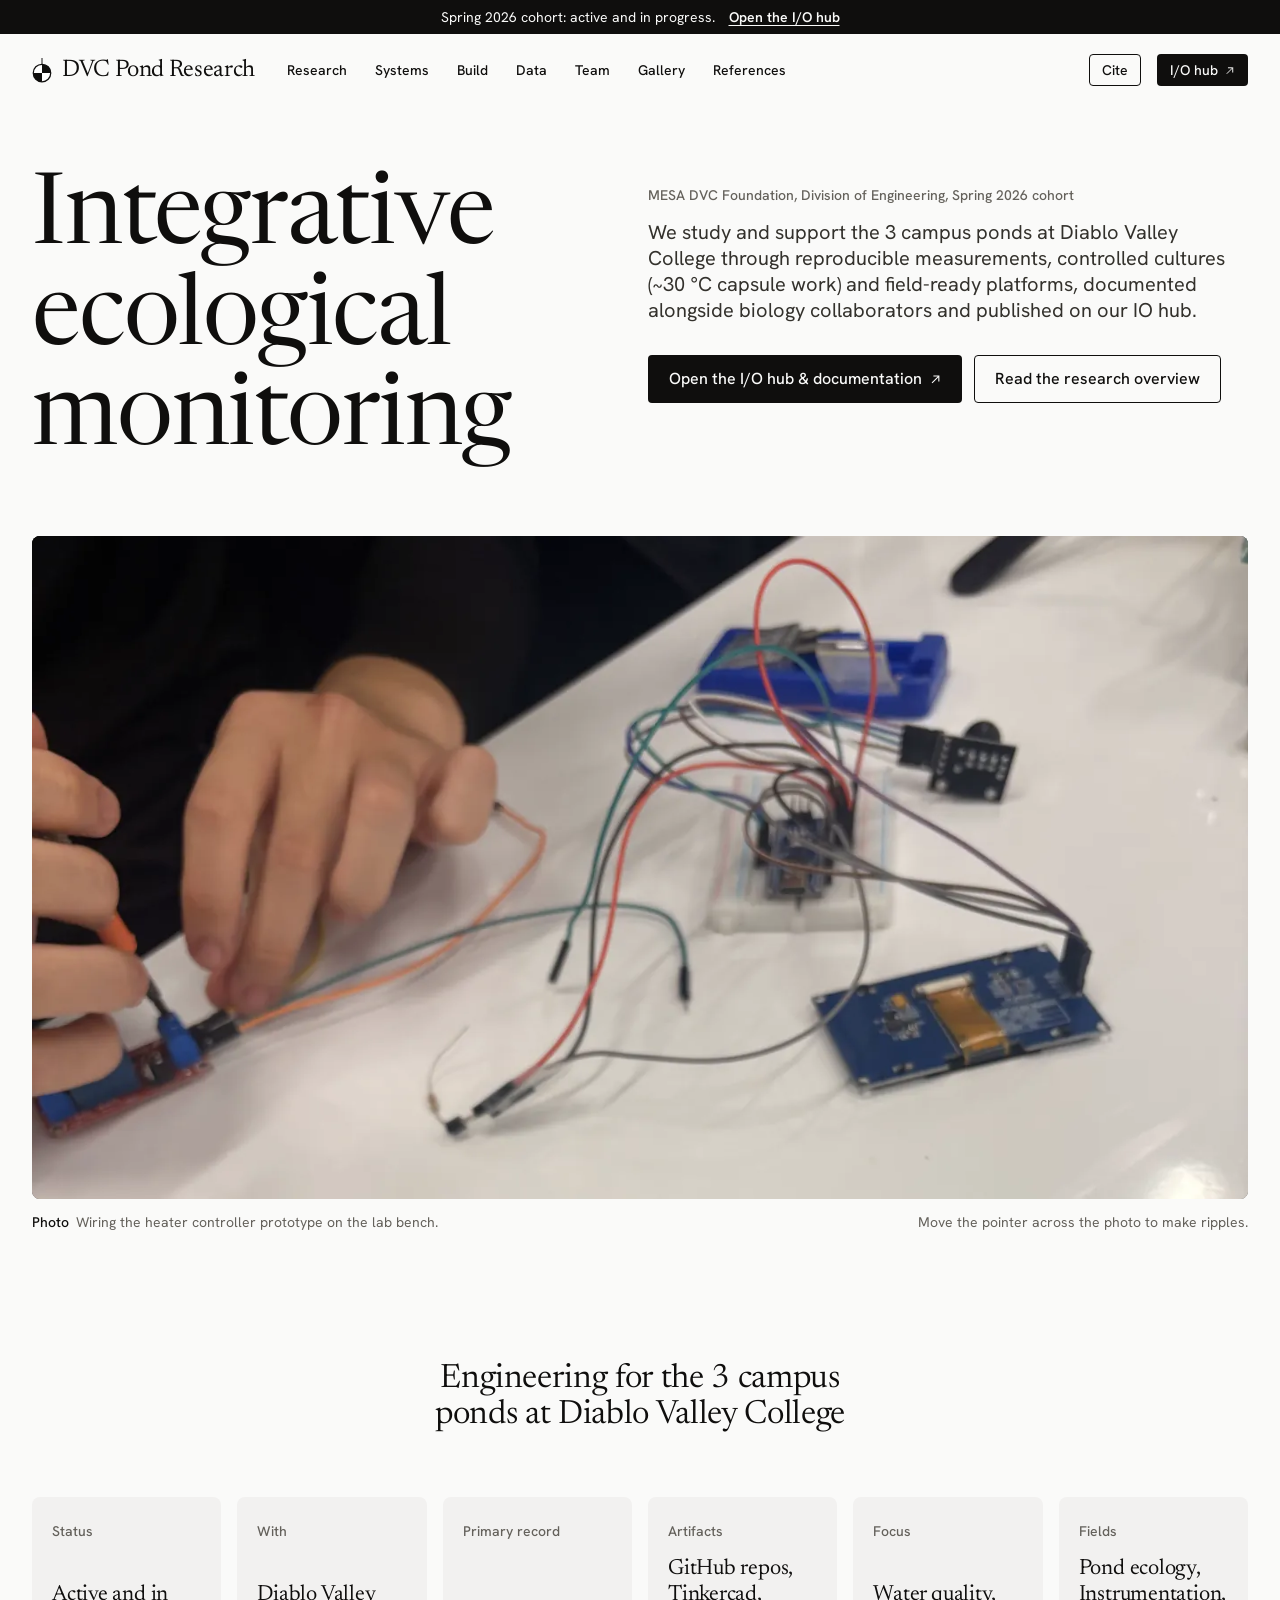
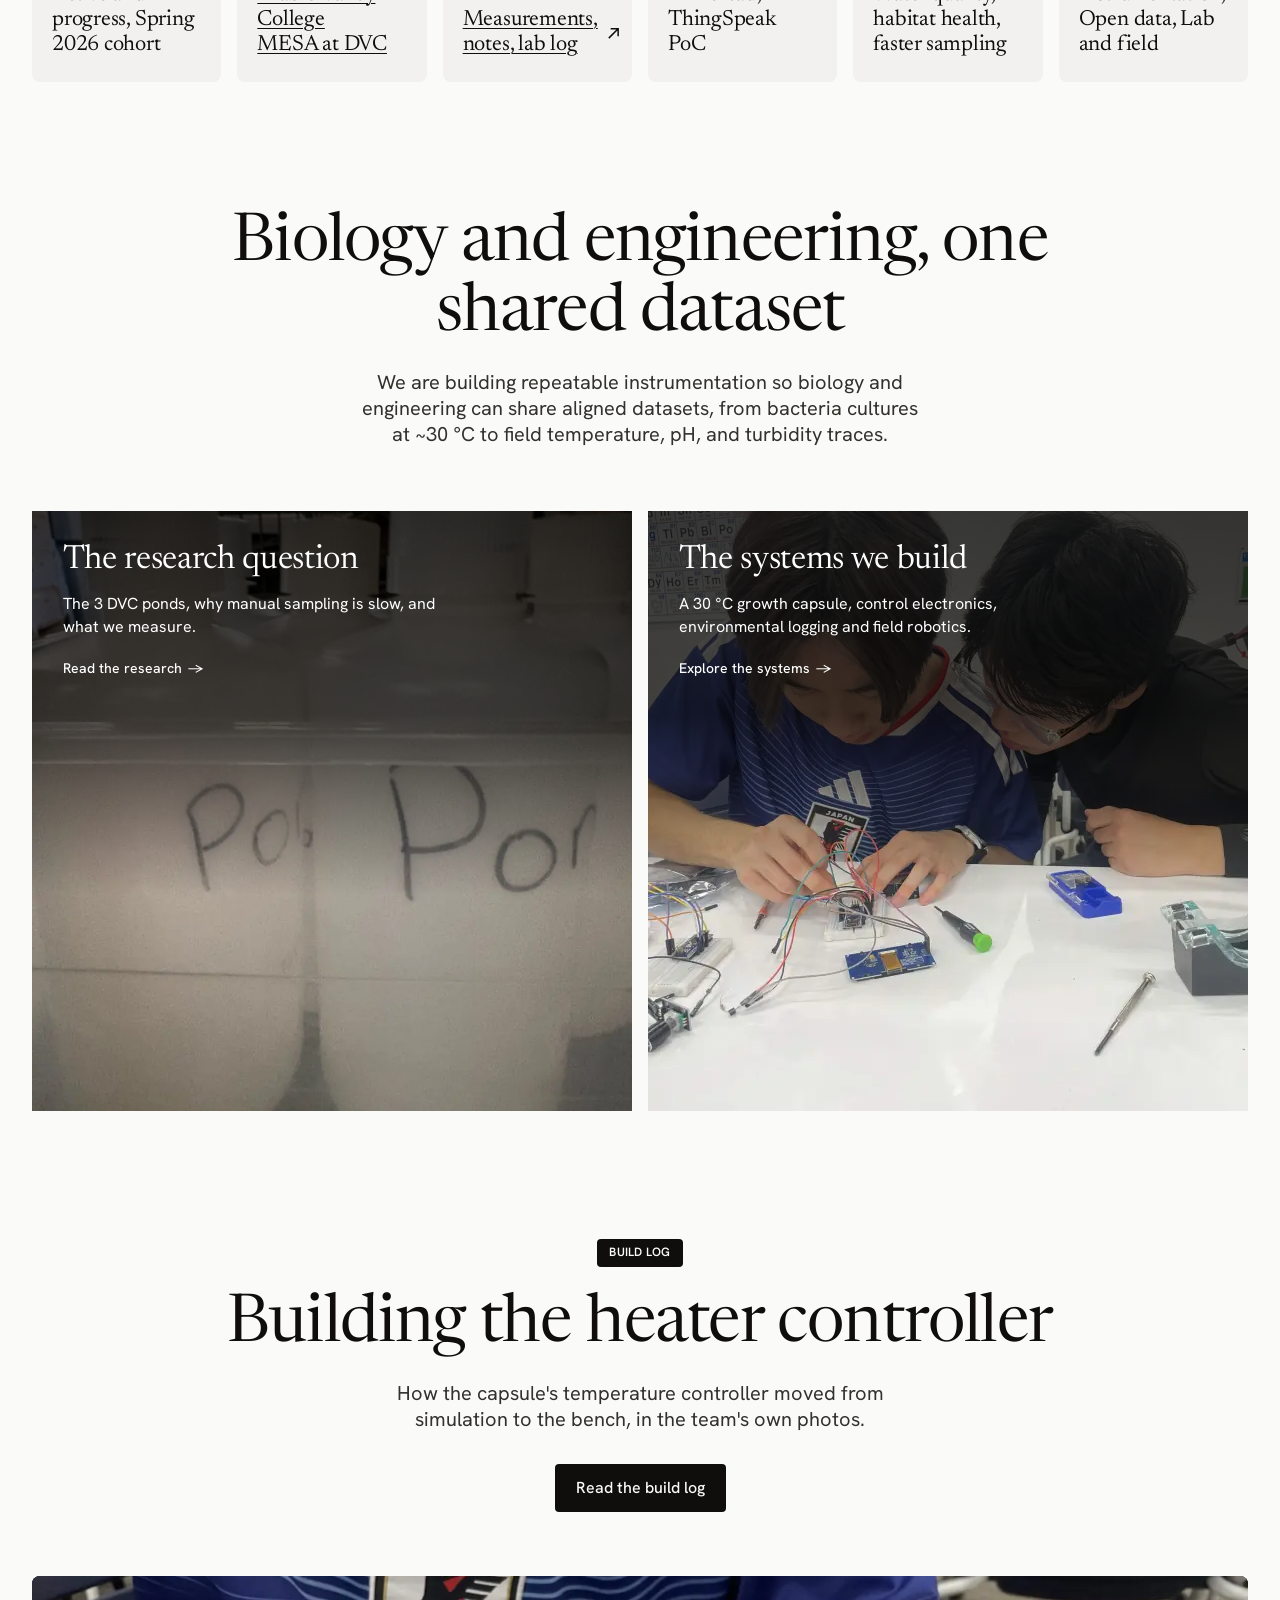
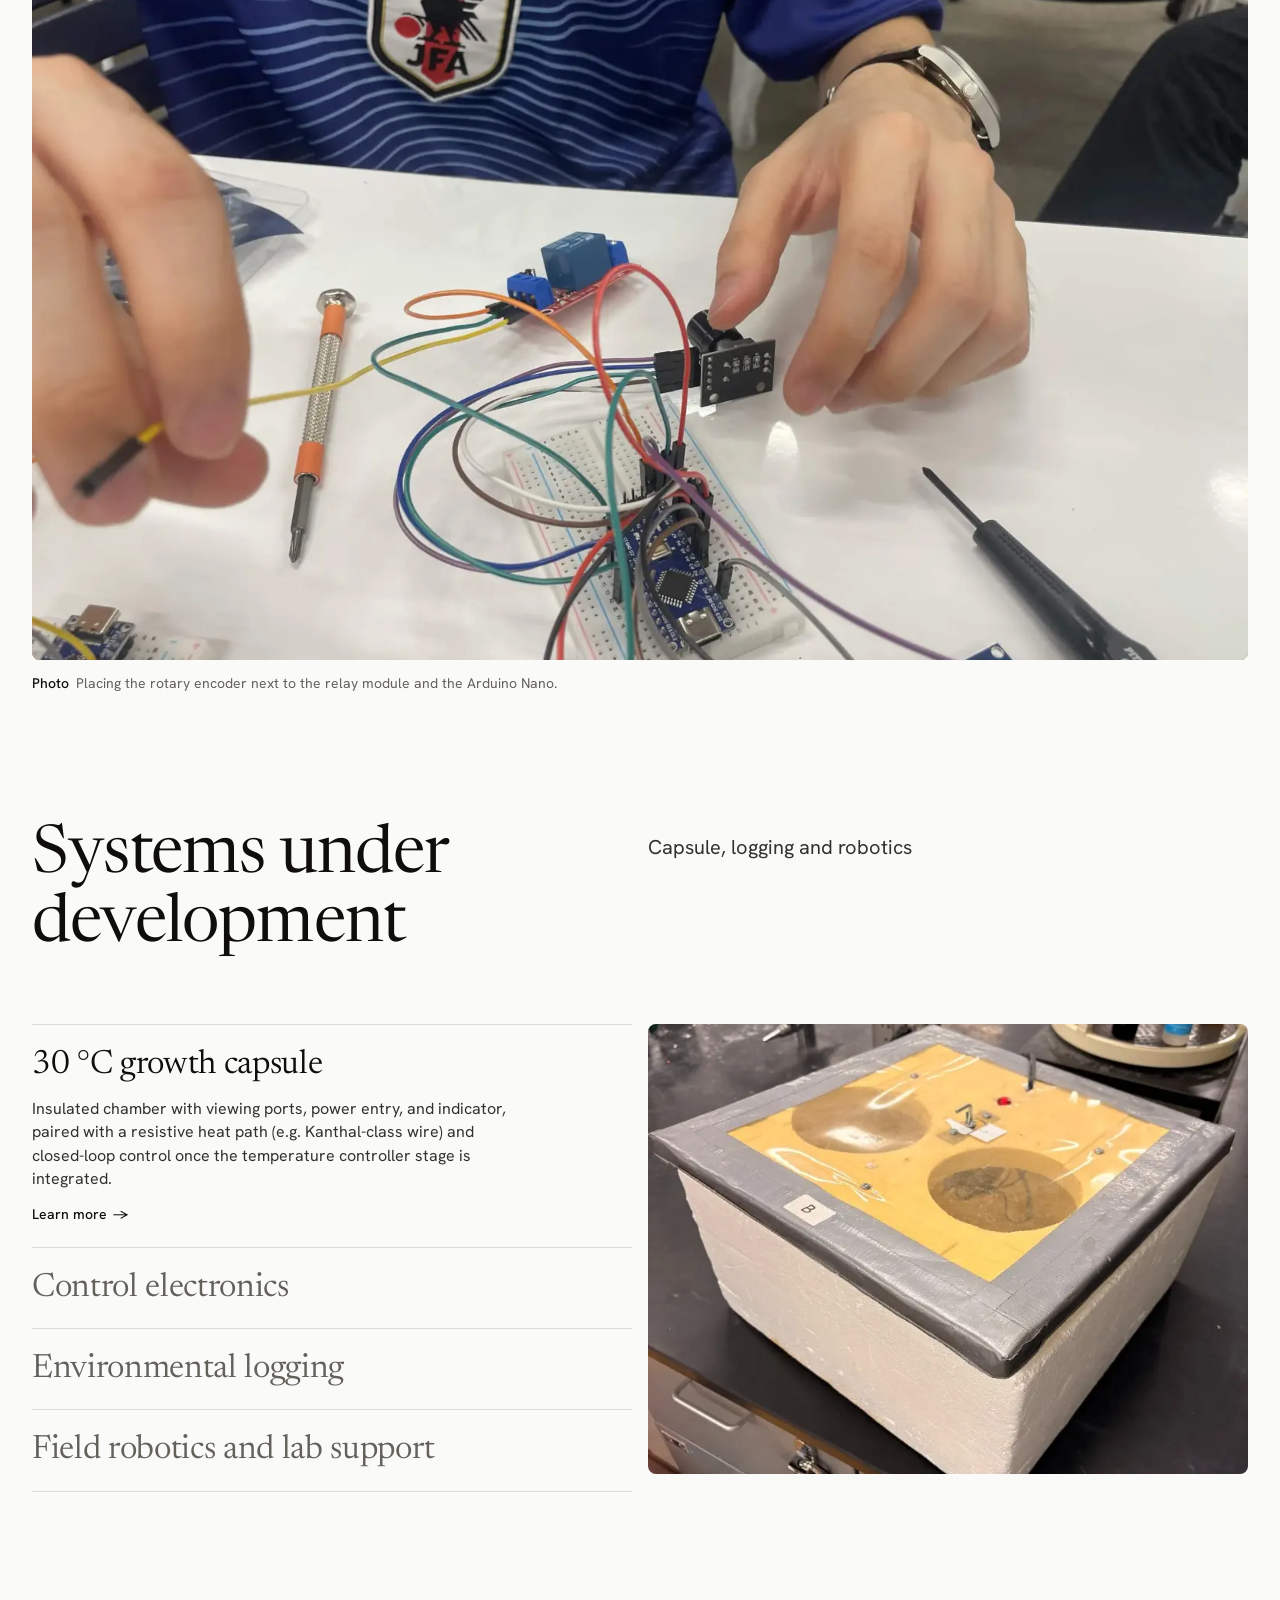
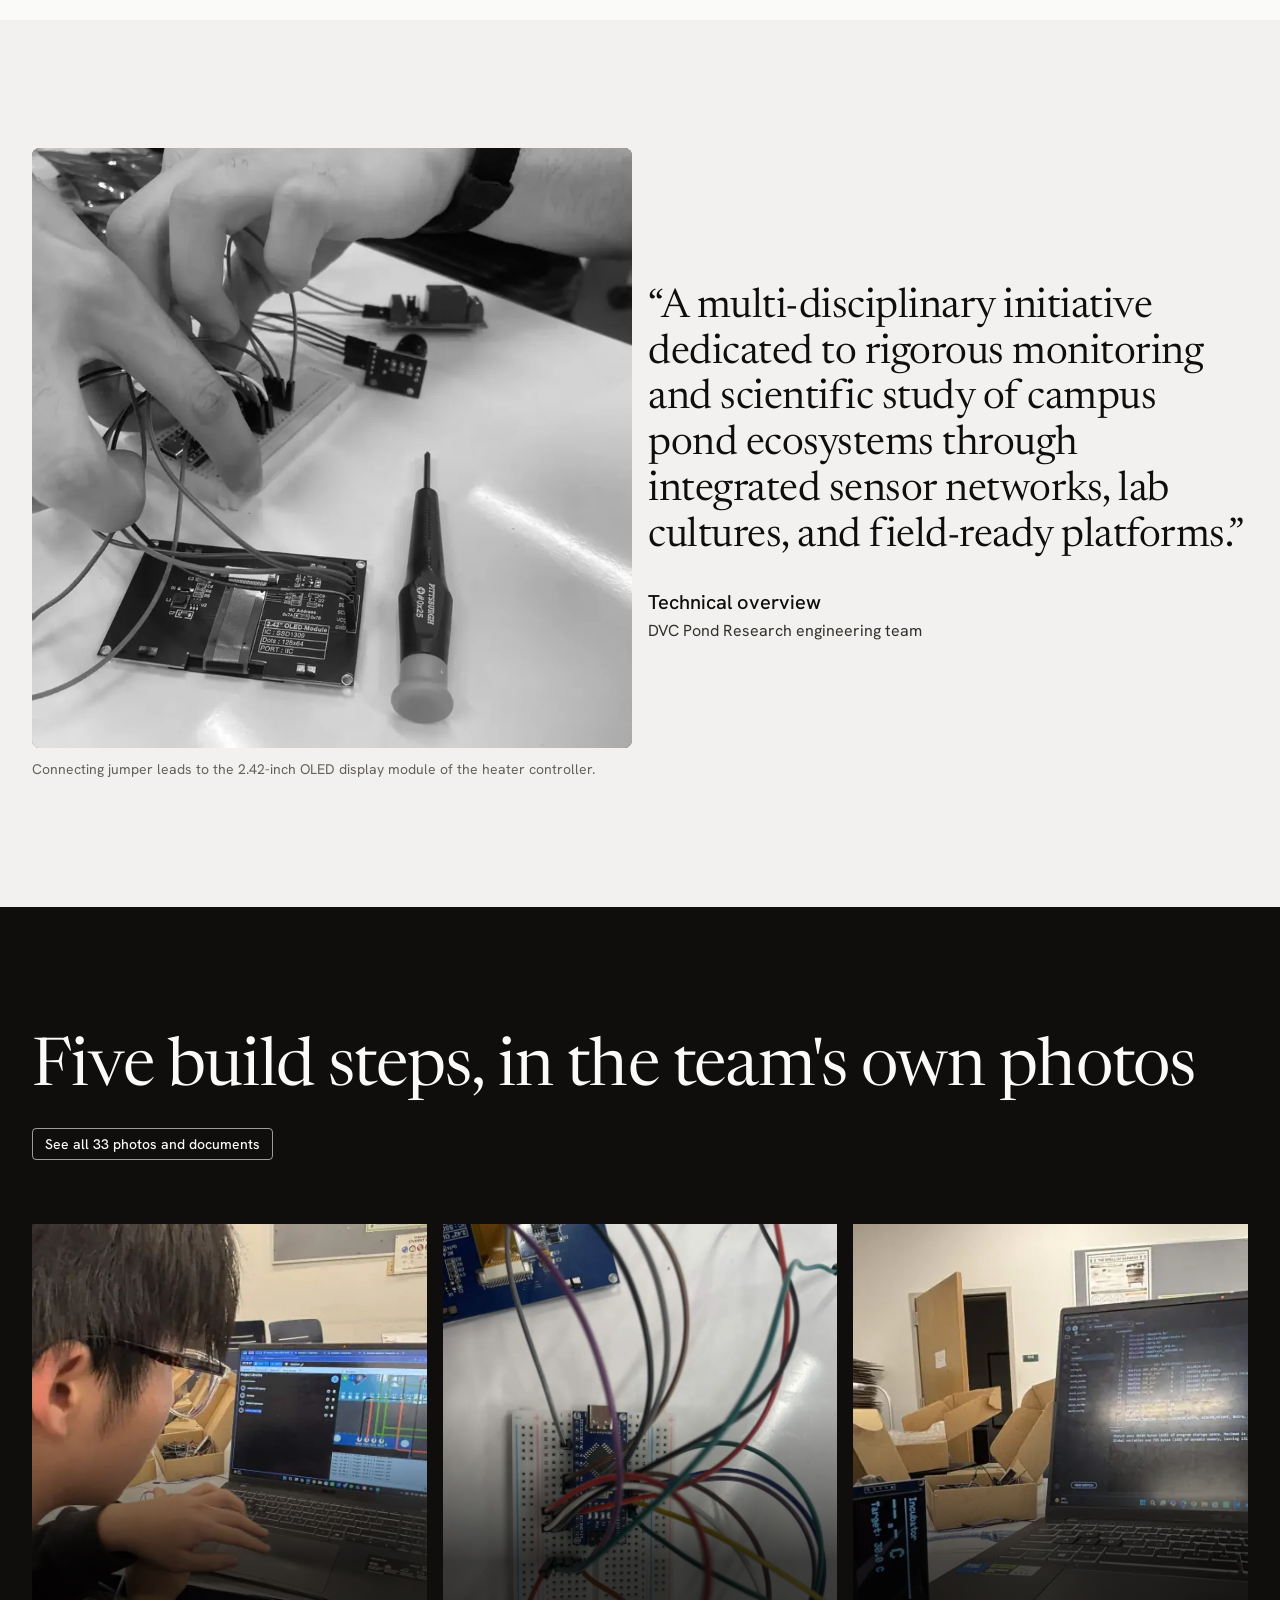
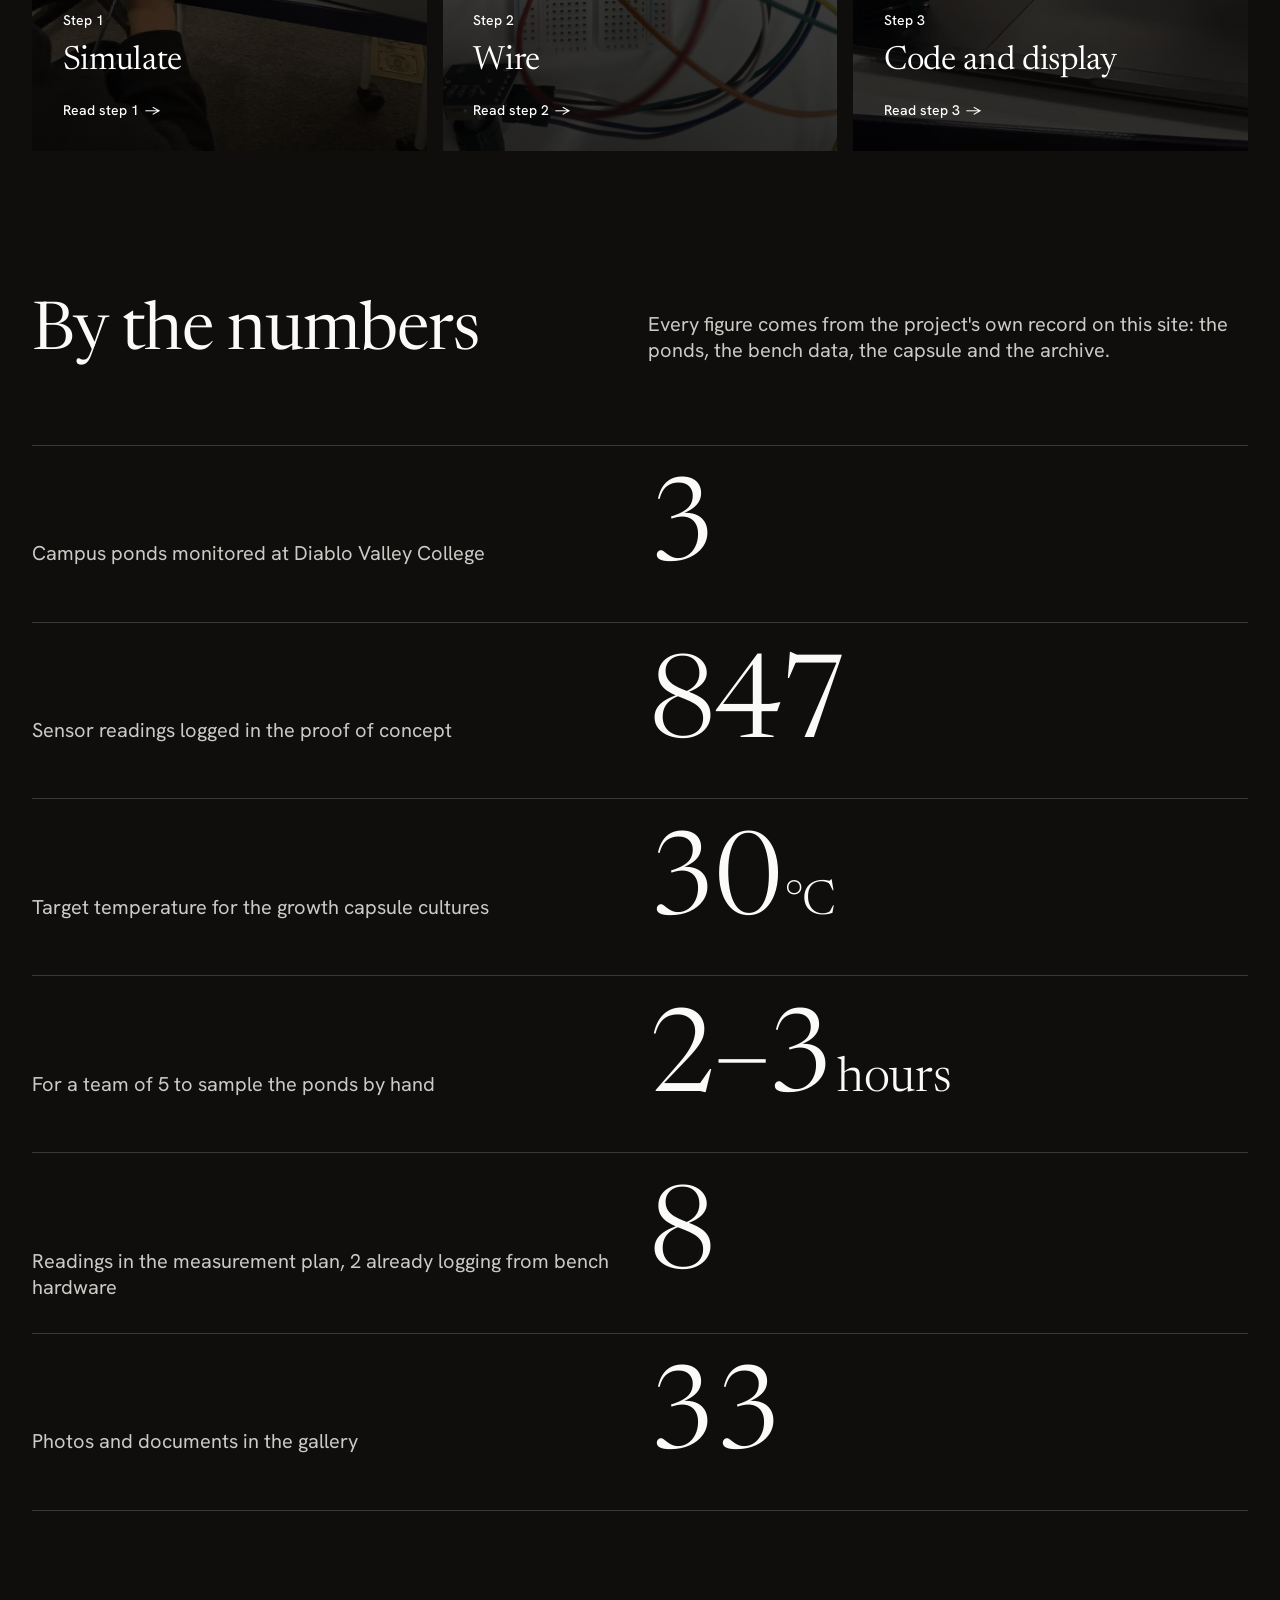
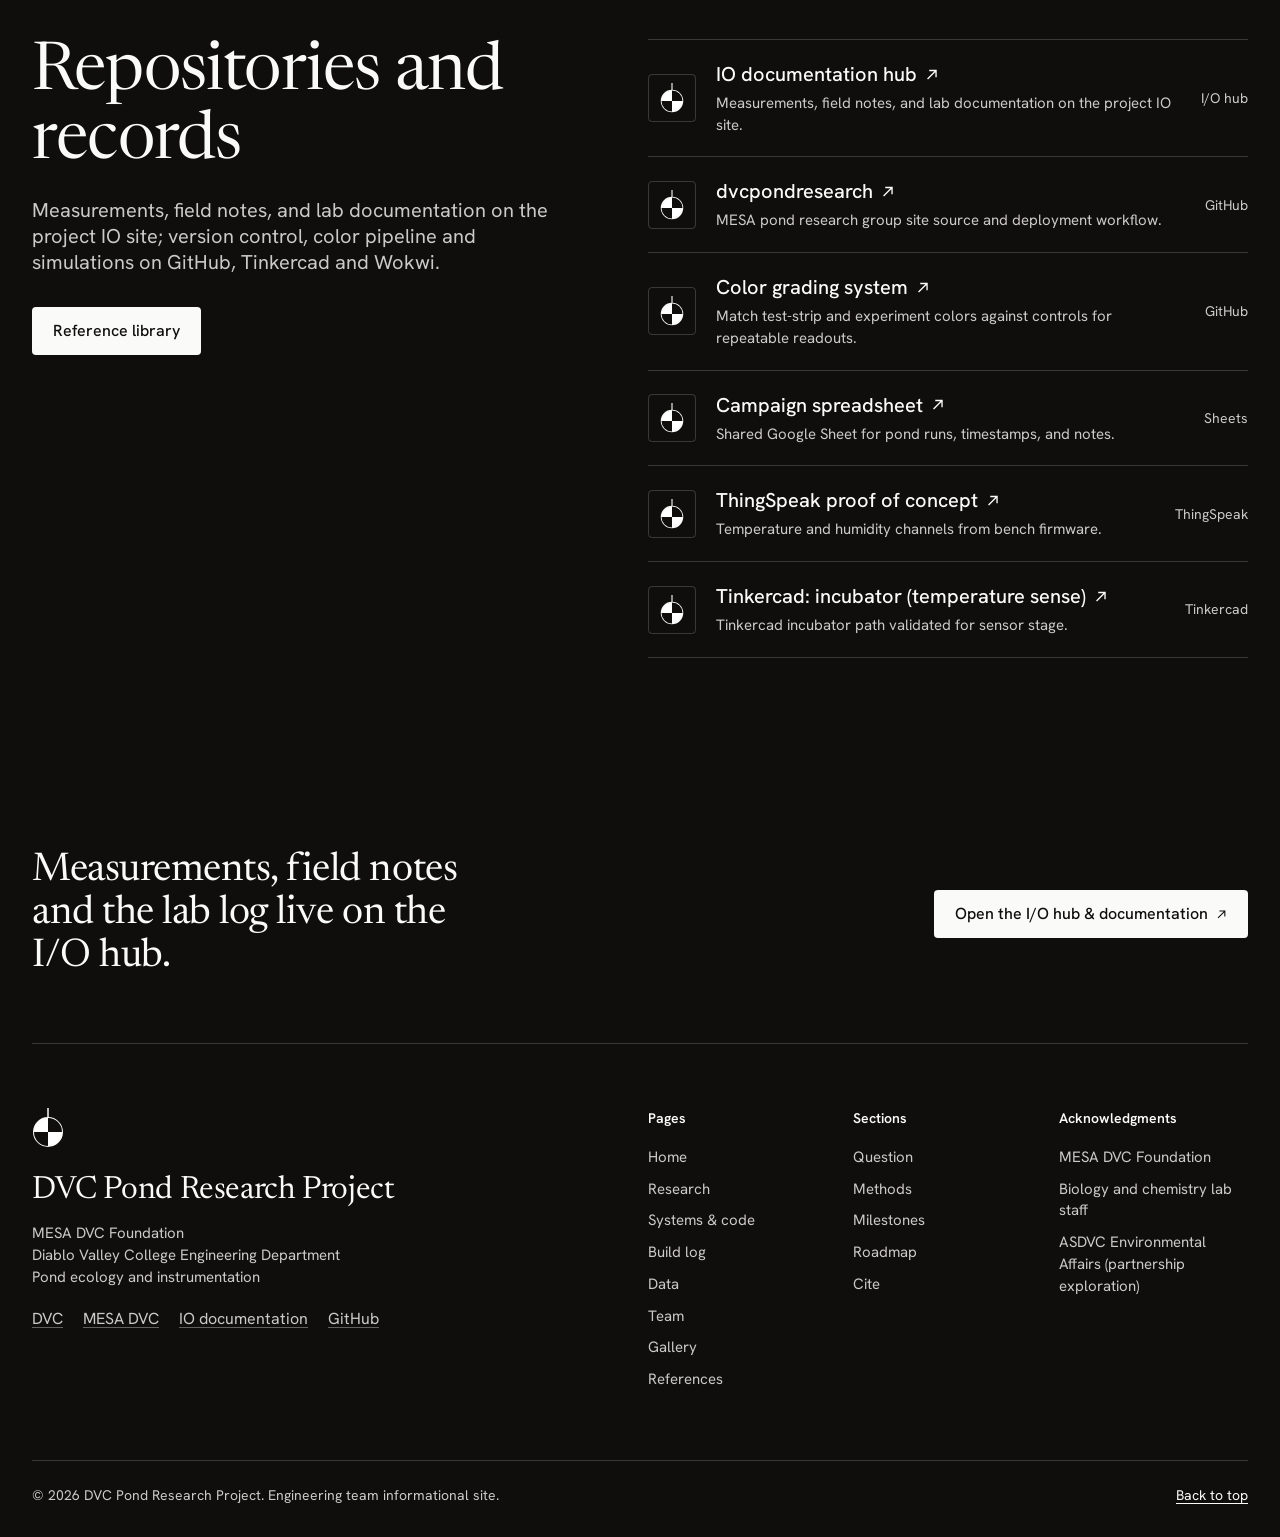
<file: index.html>
<!DOCTYPE html>
<html lang="en">
<head>
  <meta charset="UTF-8" />
  <meta name="viewport" content="width=device-width, initial-scale=1" />
  <title>DVC Pond Research Project | Engineering Team</title>
  <meta name="description" content="Diablo Valley College Pond Research Project: engineering prototypes, IoT logging and lab documentation for the 3 campus ponds. MESA DVC Foundation, Spring 2026 cohort." />
  <meta property="og:title" content="DVC Pond Research Project | Engineering Team" />
  <meta property="og:description" content="Diablo Valley College Pond Research Project: engineering prototypes, IoT logging and lab documentation for the 3 campus ponds. MESA DVC Foundation, Spring 2026 cohort." />
  <meta property="og:type" content="website" />
  <meta property="og:url" content="https://shadowesu.github.io/engineering-pond-website/" />
  <meta property="og:image" content="https://shadowesu.github.io/engineering-pond-website/assets/img/IMG_5968-wide-1376.webp" />
  <link rel="icon" href="data:image/svg+xml,%3Csvg xmlns='http://www.w3.org/2000/svg' viewBox='0 0 32 32'%3E%3Ccircle cx='16' cy='16' r='14' fill='%23fff' stroke='%23000' stroke-width='2'/%3E%3Cpath d='M16 16V2a14 14 0 0 1 14 14zM16 16v14A14 14 0 0 1 2 16z' fill='%23000'/%3E%3C/svg%3E" />
  <meta name="theme-color" content="#fafaf9" />
  <script>
    // links into the old single page (index.html#team etc.) land on the page that now holds that section
    (function () {
      var m = { mission: "research.html#mission", monitoring: "research.html#monitoring", engineering: "systems.html", build: "build.html", data: "data.html", progress: "data.html#progress", roadmap: "data.html#roadmap", team: "team.html", gallery: "gallery.html", resources: "references.html", cite: "references.html#cite" };
      var h = location.hash.slice(1);
      if (m[h]) location.replace(m[h]);
    })();
  </script>
  <link rel="preconnect" href="https://fonts.googleapis.com" />
  <link rel="preconnect" href="https://fonts.gstatic.com" crossorigin />
  <link rel="stylesheet" href="https://fonts.googleapis.com/css2?family=Hanken+Grotesk:wght@400..600&family=Newsreader:opsz,wght@6..72,300..500&display=swap" />
  <link rel="preload" as="image" href="assets/img/IMG_5968-wide-1376.webp" imagesrcset="assets/img/IMG_5968-wide-800.webp 800w, assets/img/IMG_5968-wide-1376.webp 1376w, assets/img/IMG_5968-wide-2752.webp 2752w" imagesizes="(min-width: 1760px) 1664px, calc(100vw - 64px)" fetchpriority="high" />
  <link rel="stylesheet" href="styles.css" />
  <script>
    document.documentElement.classList.add("js");
    setTimeout(function () { var h = document.querySelector(".hero"); if (h) h.classList.add("is-in"); }, 3000);
  </script>
</head>
<body>
  <a class="skip-link" href="#main">Skip to content</a>

  <svg width="0" height="0" style="position:absolute" aria-hidden="true" focusable="false">
    <symbol id="i-ext" viewBox="0 0 16 16"><path d="M5 3h8v8M13 3 3 13" fill="none" stroke="currentColor" stroke-width="1.6"/></symbol>
    <symbol id="i-secchi" viewBox="0 0 32 40"><path d="M16 0v10" style="stroke: var(--rope, currentColor)" stroke-width="1.5"/><circle cx="16" cy="24" r="14" fill="#fff" style="stroke: var(--ring, currentColor)" stroke-width="2"/><path d="M16 24V10a14 14 0 0 1 14 14zM16 24v14A14 14 0 0 1 2 24z" fill="currentColor"/></symbol>
  </svg>

  <div class="topbar">
    <p class="wrap">Spring 2026 cohort: active and in progress. <a href="https://shadowesu.github.io/dvcpondresearch/" target="_blank" rel="noopener noreferrer">Open the I/O hub<span class="vh"> (opens in a new tab)</span></a></p>
  </div>
  <header class="site-header" id="top">
    <div class="header-inner wrap">
      <a class="brand" href="index.html" aria-label="DVC Pond Research Engineers, MESA engineering team: home">
        <svg class="brand-mark" width="20" height="25" aria-hidden="true"><use href="#i-secchi"/></svg>
        <span class="brand-title">DVC Pond Research</span>
      </a>
      <nav class="site-nav" id="site-nav" aria-label="Site">
        <ul class="nav-list">
          <li><a class="nav-link" href="research.html">Research</a></li>
          <li><a class="nav-link" href="systems.html">Systems</a></li>
          <li><a class="nav-link" href="build.html">Build</a></li>
          <li><a class="nav-link" href="data.html">Data</a></li>
          <li><a class="nav-link" href="team.html">Team</a></li>
          <li><a class="nav-link" href="gallery.html">Gallery</a></li>
          <li><a class="nav-link" href="references.html">References</a></li>
        </ul>
      </nav>
      <div class="header-actions">
        <a class="btn btn-outline btn-sm" href="references.html#cite">Cite</a>
        <a class="btn btn-solid btn-sm" href="https://shadowesu.github.io/dvcpondresearch/" target="_blank" rel="noopener noreferrer">I/O hub<svg class="i-ext" aria-hidden="true"><use href="#i-ext"/></svg><span class="vh"> (opens in a new tab)</span></a>
        <button type="button" class="nav-toggle" aria-expanded="false" aria-controls="site-nav" aria-label="Menu">
          <span class="nav-toggle-bars" aria-hidden="true"></span>
        </button>
      </div>
    </div>
    <div class="scroll-meter" aria-hidden="true"><span class="scroll-meter-fill"></span></div>
  </header>

  <main id="main">
    <!-- Harvey: HeadlineHeroSection -->
    <section class="section tone-light hero" aria-labelledby="hero-title">
      <div class="wrap">
        <div class="grid hero-grid">
          <h1 class="t-display hero-title c-l" id="hero-title">
            <span class="line"><span>Integrative</span></span>
            <span class="line"><span>ecological</span></span>
            <span class="line"><span>monitoring</span></span>
          </h1>
          <div class="hero-side c-r">
            <p class="hero-affil">MESA DVC Foundation, Division of Engineering, Spring 2026 cohort</p>
            <p class="lead">We study and support the 3 campus ponds at Diablo Valley College through reproducible measurements, controlled cultures (~30&nbsp;°C capsule work) and field-ready platforms, documented alongside biology collaborators and published on our IO hub.</p>
            <div class="actions">
              <a class="btn btn-solid" href="https://shadowesu.github.io/dvcpondresearch/" target="_blank" rel="noopener noreferrer">Open the I/O hub &amp; documentation<svg class="i-ext" aria-hidden="true"><use href="#i-ext"/></svg><span class="vh"> (opens in a new tab)</span></a>
              <a class="btn btn-outline" href="research.html">Read the research overview</a>
            </div>
          </div>
        </div>
        <figure class="hero-media">
          <div class="water frame frame-hero" data-water="hero">
            <img class="media-img" src="assets/img/IMG_5968-wide-800.webp" srcset="assets/img/IMG_5968-wide-800.webp 800w, assets/img/IMG_5968-wide-1376.webp 1376w, assets/img/IMG_5968-wide-2752.webp 2752w" sizes="(min-width: 1760px) 1664px, calc(100vw - 64px)" width="1376" height="750" fetchpriority="high" alt="Team members' hands wiring the heater controller on a white lab table: a relay module, a breadboard with an Arduino Nano, an OLED display module and a rotary encoder" />
            <canvas class="media-water" aria-hidden="true"></canvas>
          </div>
          <figcaption class="media-cap"><span><span class="dim">Photo</span>Wiring the heater controller prototype on the lab bench.</span><span class="hero-hint" hidden></span></figcaption>
        </figure>
      </div>
    </section>

    <!-- Harvey: CustomerLogoGridSection -->
    <section class="section tone-light" aria-labelledby="proof-title">
      <div class="wrap">
        <h2 class="t-h3 proof-title" id="proof-title">Engineering for the 3 campus ponds at Diablo Valley College</h2>
        <dl class="tiles">
          <div class="tile"><dt>Status</dt><dd>Active and in progress, Spring 2026 cohort</dd></div>
          <div class="tile"><dt>With</dt><dd><a href="https://www.dvc.edu/" target="_blank" rel="noopener noreferrer">Diablo Valley College<span class="vh"> (opens in a new tab)</span></a><br /><a href="https://www.dvc.edu/academics/learning-communities/mesa-program" target="_blank" rel="noopener noreferrer">MESA at DVC<span class="vh"> (opens in a new tab)</span></a></dd></div>
          <div class="tile"><dt>Primary record</dt><dd><a href="https://shadowesu.github.io/dvcpondresearch/" target="_blank" rel="noopener noreferrer">Measurements, notes, lab log<svg class="i-ext" aria-hidden="true"><use href="#i-ext"/></svg><span class="vh"> (opens in a new tab)</span></a></dd></div>
          <div class="tile"><dt>Artifacts</dt><dd>GitHub repos, Tinkercad, ThingSpeak PoC</dd></div>
          <div class="tile"><dt>Focus</dt><dd>Water quality, habitat health, faster sampling</dd></div>
          <div class="tile"><dt>Fields</dt><dd>Pond ecology, Instrumentation, Open data, Lab and field</dd></div>
        </dl>
      </div>
    </section>

    <!-- Harvey: AudienceRouterSection -->
    <section class="section tone-light" aria-labelledby="router-title">
      <div class="wrap">
        <header class="head-center">
          <h2 class="t-h2" id="router-title">Biology and engineering, one shared dataset</h2>
          <p class="lead">We are building repeatable instrumentation so biology and engineering can share aligned datasets, from bacteria cultures at ~30&nbsp;°C to field temperature, pH, and turbidity traces.</p>
        </header>
        <div class="cards-2">
          <a class="card-photo" href="research.html">
            <img src="assets/img/IMG_9301-480.webp" srcset="assets/img/IMG_9301-480.webp 480w, assets/img/IMG_9301-768.webp 768w" sizes="(min-width: 1024px) 48vw, 92vw" width="768" height="1024" loading="lazy" decoding="async" alt="2 plastic sample bottles with Pond handwritten on the labels" />
            <div class="card-body">
              <h3 class="t-h3">The research question</h3>
              <p>The 3 DVC ponds, why manual sampling is slow, and what we measure.</p>
              <span class="arrow-link">Read the research</span>
            </div>
          </a>
          <a class="card-photo" href="systems.html">
            <img src="assets/img/IMG_7352-800.webp" srcset="assets/img/IMG_7352-800.webp 800w, assets/img/IMG_7352-1600.webp 1600w" sizes="(min-width: 1024px) 48vw, 92vw" width="1600" height="1200" loading="lazy" decoding="async" style="object-position: 40% 50%" alt="2 team members wiring a breadboard with an OLED display, a rotary encoder and screwdrivers on the table" />
            <div class="card-body">
              <h3 class="t-h3">The systems we build</h3>
              <p>A 30&nbsp;°C growth capsule, control electronics, environmental logging and field robotics.</p>
              <span class="arrow-link">Explore the systems</span>
            </div>
          </a>
        </div>
      </div>
    </section>

    <!-- Harvey: CenteredMediaHeroSection -->
    <section class="section tone-light" aria-labelledby="build-teaser-title">
      <div class="wrap">
        <header class="head-center">
          <p><span class="pill">BUILD LOG</span></p>
          <h2 class="t-h2" id="build-teaser-title" style="margin-top: 24px">Building the heater controller</h2>
          <p class="lead">How the capsule's temperature controller moved from simulation to the bench, in the team's own photos.</p>
          <a class="btn btn-solid" href="build.html">Read the build log</a>
        </header>
        <figure>
          <div class="water frame frame-wide" data-water="build">
            <img class="media-img" src="assets/img/IMG_7357-800.webp" srcset="assets/img/IMG_7357-800.webp 800w, assets/img/IMG_7357-1600.webp 1600w" sizes="(min-width: 1760px) 1664px, calc(100vw - 64px)" width="1600" height="1200" loading="lazy" decoding="async" style="--pos-y: 60%" alt="Close-up of hands placing a rotary encoder next to a relay module and an Arduino Nano on a breadboard" />
            <canvas class="media-water" aria-hidden="true"></canvas>
          </div>
          <figcaption class="media-cap"><span><span class="dim">Photo</span>Placing the rotary encoder next to the relay module and the Arduino Nano.</span></figcaption>
        </figure>
      </div>
    </section>

    <!-- Harvey: product innovation (tab list + media) -->
    <section class="section tone-light" aria-labelledby="systems-title">
      <div class="wrap">
        <div class="grid head-split">
          <h2 class="t-h2 c-l" id="systems-title">Systems under development</h2>
          <p class="lead c-r">Capsule, logging and robotics</p>
        </div>
        <div class="grid tabs" data-tabs>
          <ul class="tab-list">
            <li class="tab is-active">
              <h3><button type="button" class="tab-btn" aria-expanded="true" aria-controls="tab-capsule">30&nbsp;°C growth capsule</button></h3>
              <div class="tab-panel" id="tab-capsule">
                <p>Insulated chamber with viewing ports, power entry, and indicator, paired with a resistive heat path (e.g. Kanthal-class wire) and closed-loop control once the temperature controller stage is integrated.</p>
                <a class="arrow-link" href="systems.html#capsule">Learn more</a>
              </div>
              <figure class="tab-media photo"><img src="assets/img/IMG_9290-480.webp" srcset="assets/img/IMG_9290-480.webp 480w, assets/img/IMG_9290-768.webp 768w" sizes="(min-width: 1024px) 48vw, 92vw" width="768" height="1024" loading="lazy" decoding="async" alt="Insulated prototype capsule with 2 round viewing ports on a lab bench" /></figure>
            </li>
            <li class="tab">
              <h3><button type="button" class="tab-btn" aria-expanded="false" aria-controls="tab-control">Control electronics</button></h3>
              <div class="tab-panel" id="tab-control">
                <p>Microcontroller bring-up in simulation, then hardware: thermostat lesson analogs in Tinkercad, Wokwi for firmware checks, then capsule wiring with faculty-reviewed power limits.</p>
                <a class="arrow-link" href="systems.html#control">Learn more</a>
              </div>
              <figure class="tab-media photo"><img src="assets/img/IMG_9292-480.webp" srcset="assets/img/IMG_9292-480.webp 480w, assets/img/IMG_9292-768.webp 768w" sizes="(min-width: 1024px) 48vw, 92vw" width="768" height="1024" loading="lazy" decoding="async" alt="Laptop showing an Arduino circuit simulation with an LCD in Tinkercad" /></figure>
            </li>
            <li class="tab">
              <h3><button type="button" class="tab-btn" aria-expanded="false" aria-controls="tab-logging">Environmental logging</button></h3>
              <div class="tab-panel" id="tab-logging">
                <p>24/7 temperature &amp; humidity with live display + ThingSpeak (or successor) channels.</p>
                <a class="arrow-link" href="research.html#monitoring">Learn more</a>
              </div>
              <figure class="tab-media photo"><img src="assets/img/image-a8b3-480.webp" srcset="assets/img/image-a8b3-480.webp 480w, assets/img/image-a8b3-771.webp 771w" sizes="(min-width: 1024px) 48vw, 92vw" width="771" height="1024" loading="lazy" decoding="async" alt="NodeMCU ESP8266 on a breadboard with OLED display and DHT sensor, wired on a windowsill" /></figure>
            </li>
            <li class="tab">
              <h3><button type="button" class="tab-btn" aria-expanded="false" aria-controls="tab-robotics">Field robotics and lab support</button></h3>
              <div class="tab-panel" id="tab-robotics">
                <p>Robotic fish / boat concepts for mobile temperature and water-quality mapping; cart-scale prep for pH, scales, and hot-plate workflows supporting bio cultures.</p>
                <a class="arrow-link" href="systems.html#robotics">Learn more</a>
              </div>
              <figure class="tab-media photo"><img src="assets/img/IMG_9303-480.webp" srcset="assets/img/IMG_9303-480.webp 480w, assets/img/IMG_9303-1024.webp 1024w" sizes="(min-width: 1024px) 48vw, 92vw" width="1024" height="768" loading="lazy" decoding="async" alt="Lab carts holding a heating mantle, tubing and vacuum pumps" /></figure>
            </li>
          </ul>
        </div>
      </div>
    </section>

    <!-- Harvey: QuoteCarouselSection -->
    <section class="section tone-alt" aria-label="Project statement">
      <div class="wrap grid quote-grid">
        <figure class="c-l">
          <div class="water frame quote-photo" data-water="quote">
            <img class="media-img" src="assets/img/IMG_7355-sq-800.webp" srcset="assets/img/IMG_7355-sq-800.webp 800w, assets/img/IMG_7355-sq-1200.webp 1200w" sizes="(min-width: 1024px) 48vw, 92vw" width="1200" height="1200" loading="lazy" decoding="async" alt="Close-up of hands connecting jumper leads to a 2.42-inch OLED display module, with a relay module and a screwdriver on the table" />
            <canvas class="media-water" aria-hidden="true"></canvas>
          </div>
          <figcaption class="quote-photo-cap">Connecting jumper leads to the 2.42-inch OLED display module of the heater controller.</figcaption>
        </figure>
        <blockquote class="c-r">
          <p class="quote-text">“A multi-disciplinary initiative dedicated to rigorous monitoring and scientific study of campus pond ecosystems through integrated sensor networks, lab cultures, and field-ready platforms.”</p>
          <cite class="quote-cite"><strong>Technical overview</strong><span>DVC Pond Research engineering team</span></cite>
        </blockquote>
      </div>
    </section>

    <!-- Harvey: CaseStudyCarouselSection -->
    <section class="section tone-dark" aria-labelledby="steps-title">
      <div class="wrap">
        <div class="row-head">
          <h2 class="t-h2" id="steps-title">Five build steps, in the team's own photos</h2>
          <a class="btn btn-outline-light btn-sm" href="gallery.html">See all 33 photos and documents</a>
        </div>
        <ul class="track" tabindex="0" aria-label="Build log steps (scrolls sideways)">
          <li><a class="card-photo scrim-bottom" href="build.html#step-1"><img src="assets/img/IMG_3958-800.webp" srcset="assets/img/IMG_3958-800.webp 800w, assets/img/IMG_3958-1600.webp 1600w" sizes="(min-width: 1024px) 31vw, (min-width: 640px) 48vw, 82vw" width="1600" height="1200" loading="lazy" decoding="async" alt="A team member at a laptop running a Wokwi simulation of the incubator circuit, with the serial log on screen" /><div class="card-body"><span class="card-num">Step 1</span><h3>Simulate</h3><span class="arrow-link">Read step 1</span></div></a></li>
          <li><a class="card-photo scrim-bottom" href="build.html#step-2"><img src="assets/img/IMG_7359-800.webp" srcset="assets/img/IMG_7359-800.webp 800w, assets/img/IMG_7359-1600.webp 1600w" sizes="(min-width: 1024px) 31vw, (min-width: 640px) 48vw, 82vw" width="800" height="1067" loading="lazy" decoding="async" alt="Top-down view of an Arduino Nano on a breadboard with many jumper wires and a rotary encoder" /><div class="card-body"><span class="card-num">Step 2</span><h3>Wire</h3><span class="arrow-link">Read step 2</span></div></a></li>
          <li><a class="card-photo scrim-bottom" href="build.html#step-3"><img src="assets/img/IMG_3963-800.webp" srcset="assets/img/IMG_3963-800.webp 800w, assets/img/IMG_3963-1600.webp 1600w" sizes="(min-width: 1024px) 31vw, (min-width: 640px) 48vw, 82vw" width="1600" height="1200" loading="lazy" decoding="async" style="object-position: 30% 50%" alt="An OLED display reading Incubator, Target: 30.0 C next to a laptop showing the Arduino IDE sketch" /><div class="card-body"><span class="card-num">Step 3</span><h3>Code and display</h3><span class="arrow-link">Read step 3</span></div></a></li>
          <li><a class="card-photo scrim-bottom" href="build.html#step-4"><img src="assets/img/IMG_team-test-800.webp" srcset="assets/img/IMG_team-test-800.webp 800w, assets/img/IMG_team-test-1600.webp 1600w" sizes="(min-width: 1024px) 31vw, (min-width: 640px) 48vw, 82vw" width="800" height="1067" loading="lazy" decoding="async" alt="3 team members' hands holding the incubator controller outdoors; the OLED shows FAULT: HEAT OFF and Check sensor / temp" /><div class="card-body"><span class="card-num">Step 4</span><h3>Test</h3><span class="arrow-link">Read step 4</span></div></a></li>
          <li><a class="card-photo scrim-bottom" href="build.html#step-5"><img src="assets/img/IMG_7368-800.webp" srcset="assets/img/IMG_7368-800.webp 800w, assets/img/IMG_7368-1600.webp 1600w" sizes="(min-width: 1024px) 31vw, (min-width: 640px) 48vw, 82vw" width="800" height="1067" loading="lazy" decoding="async" alt="Handwritten whiteboard notes: manual temp, code error last meeting, average temp take 3 data, heat pad to connect, connect wire last meeting, the temp sensor not accurate" /><div class="card-body"><span class="card-num">Step 5</span><h3>Debug notes</h3><span class="arrow-link">Read step 5</span></div></a></li>
        </ul>
      </div>
    </section>

    <!-- Harvey: StatsSection -->
    <section class="section tone-dark" aria-labelledby="numbers-title">
      <div class="wrap">
        <div class="grid stats-head head-split">
          <h2 class="t-h2 c-l" id="numbers-title">By the numbers</h2>
          <p class="lead c-r">Every figure comes from the project's own record on this site: the ponds, the bench data, the capsule and the archive.</p>
        </div>
        <dl class="stat-rows">
          <div class="grid stat-row"><dt class="c-l">Campus ponds monitored at Diablo Valley College</dt><dd class="c-r">3</dd></div>
          <div class="grid stat-row"><dt class="c-l">Sensor readings logged in the proof of concept</dt><dd class="c-r">847</dd></div>
          <div class="grid stat-row"><dt class="c-l">Target temperature for the growth capsule cultures</dt><dd class="c-r">30<small>°C</small></dd></div>
          <div class="grid stat-row"><dt class="c-l">For a team of 5 to sample the ponds by hand</dt><dd class="c-r">2–3<small>hours</small></dd></div>
          <div class="grid stat-row"><dt class="c-l">Readings in the measurement plan, 2 already logging from bench hardware</dt><dd class="c-r">8</dd></div>
          <div class="grid stat-row"><dt class="c-l">Photos and documents in the gallery</dt><dd class="c-r">33</dd></div>
        </dl>
      </div>
    </section>

    <!-- Harvey: PolicyLinkGridSection -->
    <section class="section tone-dark" aria-labelledby="records-title">
      <div class="wrap grid link-grid">
        <div class="c-l">
          <h2 class="t-h2" id="records-title">Repositories and records</h2>
          <p class="lead">Measurements, field notes, and lab documentation on the project IO site; version control, color pipeline and simulations on GitHub, Tinkercad and Wokwi.</p>
          <a class="btn btn-light" href="references.html">Reference library</a>
        </div>
        <ul class="link-list c-r">
          <li><a href="https://shadowesu.github.io/dvcpondresearch/" target="_blank" rel="noopener noreferrer"><span class="ico"><svg aria-hidden="true"><use href="#i-secchi"/></svg></span><span class="name">IO documentation hub<svg class="i-ext" aria-hidden="true"><use href="#i-ext"/></svg><span class="vh"> (opens in a new tab)</span></span><span class="desc">Measurements, field notes, and lab documentation on the project IO site.</span><span class="host">I/O hub</span></a></li>
          <li><a href="https://github.com/ShadowEsu/dvcpondresearch" target="_blank" rel="noopener noreferrer"><span class="ico"><svg aria-hidden="true"><use href="#i-secchi"/></svg></span><span class="name">dvcpondresearch<svg class="i-ext" aria-hidden="true"><use href="#i-ext"/></svg><span class="vh"> (opens in a new tab)</span></span><span class="desc">MESA pond research group site source and deployment workflow.</span><span class="host">GitHub</span></a></li>
          <li><a href="https://github.com/ShadowEsu/Color-Grading-System-Pond-Project-System" target="_blank" rel="noopener noreferrer"><span class="ico"><svg aria-hidden="true"><use href="#i-secchi"/></svg></span><span class="name">Color grading system<svg class="i-ext" aria-hidden="true"><use href="#i-ext"/></svg><span class="vh"> (opens in a new tab)</span></span><span class="desc">Match test-strip and experiment colors against controls for repeatable readouts.</span><span class="host">GitHub</span></a></li>
          <li><a href="https://docs.google.com/spreadsheets/d/1jRo4IqDwOE28Zj2VbaXQlAlaqkCJDlxkP3YryVd3gGk/edit?gid=0#gid=0" target="_blank" rel="noopener noreferrer"><span class="ico"><svg aria-hidden="true"><use href="#i-secchi"/></svg></span><span class="name">Campaign spreadsheet<svg class="i-ext" aria-hidden="true"><use href="#i-ext"/></svg><span class="vh"> (opens in a new tab)</span></span><span class="desc">Shared Google Sheet for pond runs, timestamps, and notes.</span><span class="host">Sheets</span></a></li>
          <li><a href="https://thingspeak.com" target="_blank" rel="noopener noreferrer"><span class="ico"><svg aria-hidden="true"><use href="#i-secchi"/></svg></span><span class="name">ThingSpeak proof of concept<svg class="i-ext" aria-hidden="true"><use href="#i-ext"/></svg><span class="vh"> (opens in a new tab)</span></span><span class="desc">Temperature and humidity channels from bench firmware.</span><span class="host">ThingSpeak</span></a></li>
          <li><a href="https://www.tinkercad.com/things/fJQX1NhdqfI-incubator/editel" target="_blank" rel="noopener noreferrer"><span class="ico"><svg aria-hidden="true"><use href="#i-secchi"/></svg></span><span class="name">Tinkercad: incubator (temperature sense)<svg class="i-ext" aria-hidden="true"><use href="#i-ext"/></svg><span class="vh"> (opens in a new tab)</span></span><span class="desc">Tinkercad incubator path validated for sensor stage.</span><span class="host">Tinkercad</span></a></li>
        </ul>
      </div>
    </section>
  </main>

  <footer class="site-footer">
    <div class="wrap">
      <div class="footer-cta">
        <p>Measurements, field notes and the lab log live on the I/O hub.</p>
        <a class="btn btn-light" href="https://shadowesu.github.io/dvcpondresearch/" target="_blank" rel="noopener noreferrer">Open the I/O hub &amp; documentation<svg class="i-ext" aria-hidden="true"><use href="#i-ext"/></svg><span class="vh"> (opens in a new tab)</span></a>
      </div>
      <div class="grid footer-grid">
        <div class="footer-brand">
          <svg class="footer-mark" width="32" height="40" aria-hidden="true"><use href="#i-secchi"/></svg>
          <p class="footer-wordmark">DVC Pond Research Project</p>
          <p>MESA DVC Foundation</p>
          <p>Diablo Valley College Engineering Department</p>
          <p>Pond ecology and instrumentation</p>
          <ul class="footer-links">
            <li><a href="https://www.dvc.edu/" target="_blank" rel="noopener noreferrer">DVC<span class="vh"> (opens in a new tab)</span></a></li>
            <li><a href="https://www.dvc.edu/academics/learning-communities/mesa-program" target="_blank" rel="noopener noreferrer">MESA DVC<span class="vh"> (opens in a new tab)</span></a></li>
            <li><a href="https://shadowesu.github.io/dvcpondresearch/" target="_blank" rel="noopener noreferrer">IO documentation<span class="vh"> (opens in a new tab)</span></a></li>
            <li><a href="https://github.com/ShadowEsu/dvcpondresearch" target="_blank" rel="noopener noreferrer">GitHub<span class="vh"> (opens in a new tab)</span></a></li>
          </ul>
        </div>
        <nav class="footer-col" aria-label="Pages">
          <p class="footer-title">Pages</p>
          <ul>
            <li><a href="index.html">Home</a></li>
            <li><a href="research.html">Research</a></li>
            <li><a href="systems.html">Systems &amp; code</a></li>
            <li><a href="build.html">Build log</a></li>
            <li><a href="data.html">Data</a></li>
            <li><a href="team.html">Team</a></li>
            <li><a href="gallery.html">Gallery</a></li>
            <li><a href="references.html">References</a></li>
          </ul>
        </nav>
        <nav class="footer-col" aria-label="Sections">
          <p class="footer-title">Sections</p>
          <ul>
            <li><a href="research.html#mission">Question</a></li>
            <li><a href="research.html#monitoring">Methods</a></li>
            <li><a href="data.html#progress">Milestones</a></li>
            <li><a href="data.html#roadmap">Roadmap</a></li>
            <li><a href="references.html#cite">Cite</a></li>
          </ul>
        </nav>
        <div class="footer-col">
          <p class="footer-title">Acknowledgments</p>
          <ul>
            <li>MESA DVC Foundation</li>
            <li>Biology and chemistry lab staff</li>
            <li>ASDVC Environmental Affairs (partnership exploration)</li>
          </ul>
        </div>
      </div>
      <div class="footer-bar">
        <p>© <span id="year">2026</span> DVC Pond Research Project. Engineering team informational site.</p>
        <a href="#top" class="to-top">Back to top</a>
      </div>
    </div>
  </footer>

  <script src="main.js" defer></script>
</body>
</html>
</file>
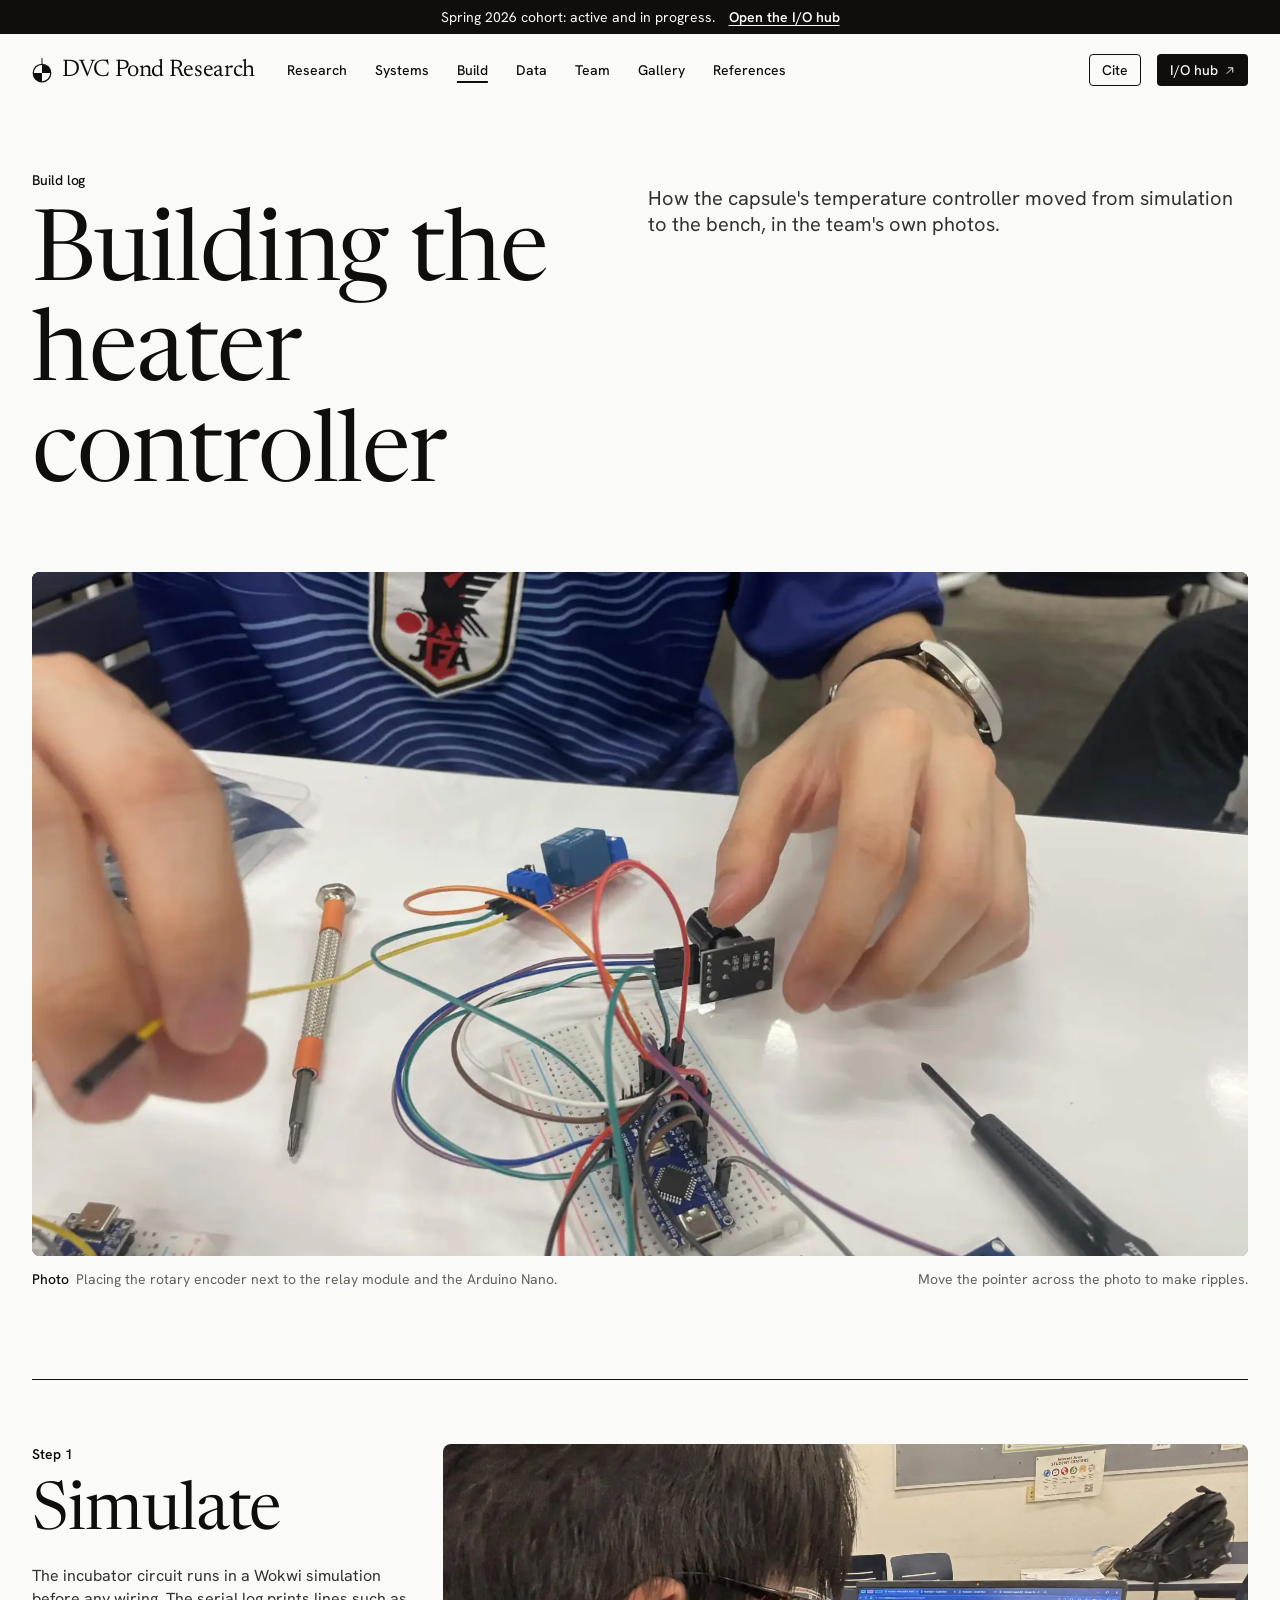
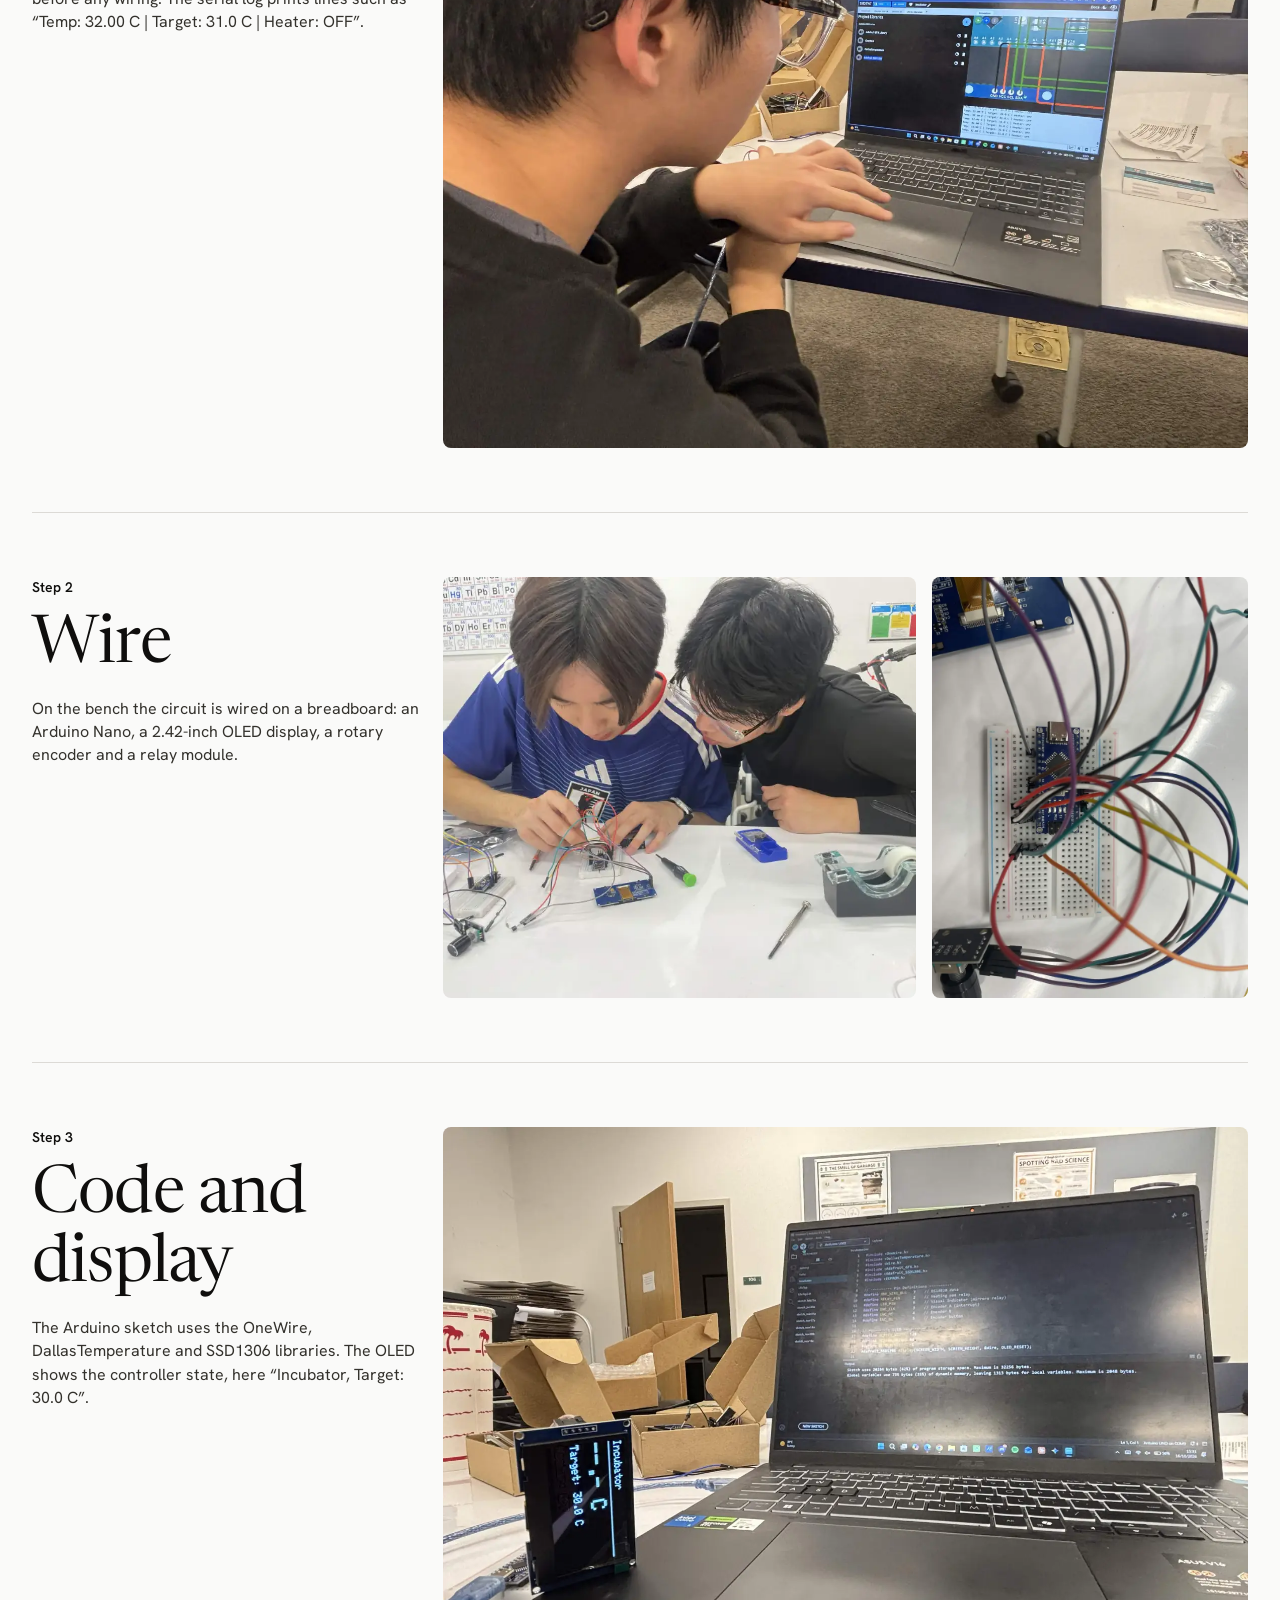
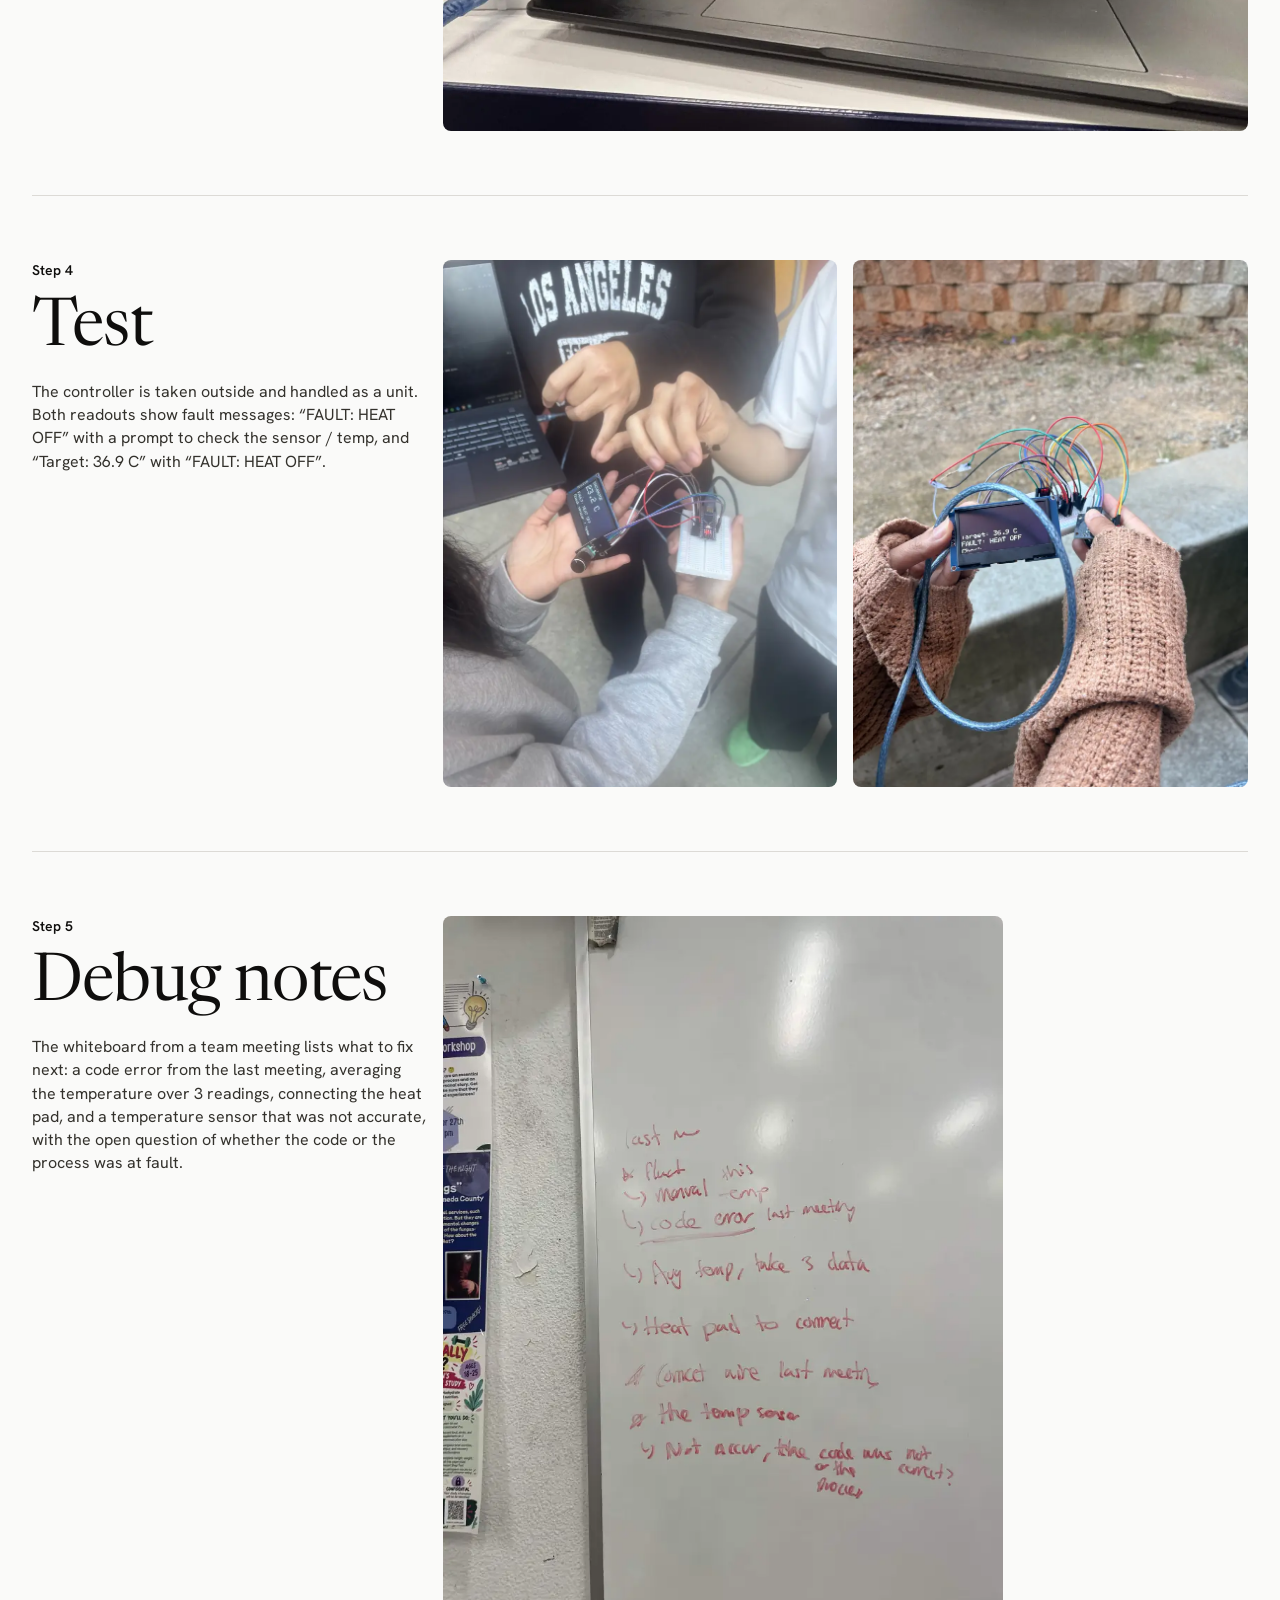
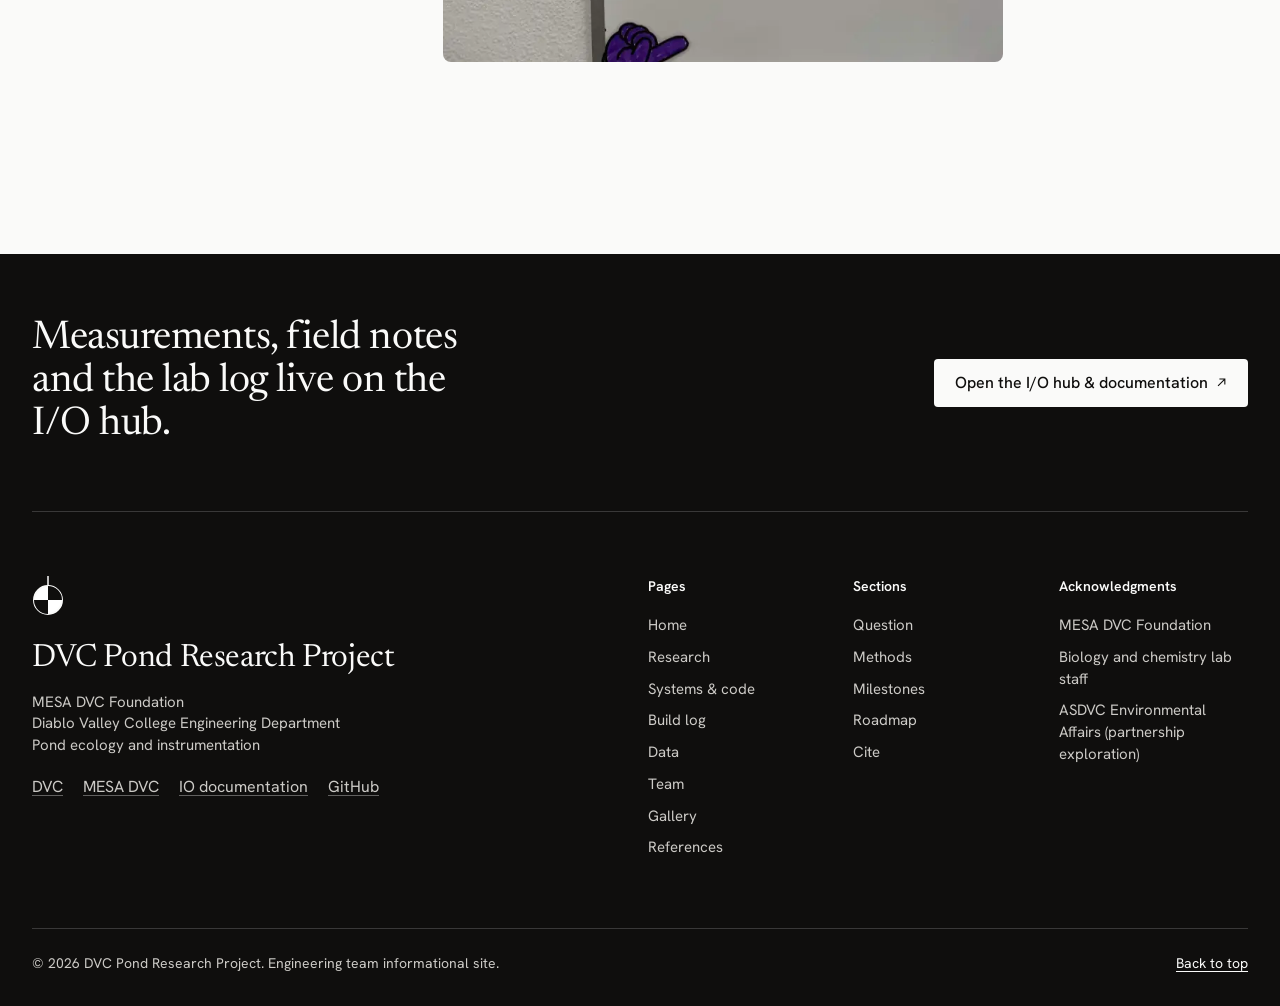
<file: build.html>
<!DOCTYPE html>
<html lang="en">
<head>
  <meta charset="UTF-8" />
  <meta name="viewport" content="width=device-width, initial-scale=1" />
  <title>Build log: the heater controller | DVC Pond Research Project</title>
  <meta name="description" content="How the growth capsule's temperature controller moved from simulation to the bench, in the team's own photos." />
  <meta property="og:title" content="Build log: the heater controller | DVC Pond Research Project" />
  <meta property="og:description" content="How the growth capsule's temperature controller moved from simulation to the bench, in the team's own photos." />
  <meta property="og:type" content="website" />
  <meta property="og:url" content="https://shadowesu.github.io/engineering-pond-website/build.html" />
  <meta property="og:image" content="https://shadowesu.github.io/engineering-pond-website/assets/img/IMG_5968-wide-1376.webp" />
  <link rel="icon" href="data:image/svg+xml,%3Csvg xmlns='http://www.w3.org/2000/svg' viewBox='0 0 32 32'%3E%3Ccircle cx='16' cy='16' r='14' fill='%23fff' stroke='%23000' stroke-width='2'/%3E%3Cpath d='M16 16V2a14 14 0 0 1 14 14zM16 16v14A14 14 0 0 1 2 16z' fill='%23000'/%3E%3C/svg%3E" />
  <meta name="theme-color" content="#fafaf9" />
  <link rel="preconnect" href="https://fonts.googleapis.com" />
  <link rel="preconnect" href="https://fonts.gstatic.com" crossorigin />
  <link rel="stylesheet" href="https://fonts.googleapis.com/css2?family=Hanken+Grotesk:wght@400..600&family=Newsreader:opsz,wght@6..72,300..500&display=swap" />
  <link rel="preload" as="image" href="assets/img/IMG_7357-800.webp" imagesrcset="assets/img/IMG_7357-800.webp 800w, assets/img/IMG_7357-1600.webp 1600w" imagesizes="(min-width: 1760px) 1664px, calc(100vw - 64px)" fetchpriority="high" />
  <link rel="stylesheet" href="styles.css" />
  <script>
    document.documentElement.classList.add("js");
    setTimeout(function () { var h = document.querySelector(".hero"); if (h) h.classList.add("is-in"); }, 3000);
  </script>
</head>
<body>
  <a class="skip-link" href="#main">Skip to content</a>

  <svg width="0" height="0" style="position:absolute" aria-hidden="true" focusable="false">
    <symbol id="i-ext" viewBox="0 0 16 16"><path d="M5 3h8v8M13 3 3 13" fill="none" stroke="currentColor" stroke-width="1.6"/></symbol>
    <symbol id="i-secchi" viewBox="0 0 32 40"><path d="M16 0v10" style="stroke: var(--rope, currentColor)" stroke-width="1.5"/><circle cx="16" cy="24" r="14" fill="#fff" style="stroke: var(--ring, currentColor)" stroke-width="2"/><path d="M16 24V10a14 14 0 0 1 14 14zM16 24v14A14 14 0 0 1 2 24z" fill="currentColor"/></symbol>
  </svg>

  <div class="topbar">
    <p class="wrap">Spring 2026 cohort: active and in progress. <a href="https://shadowesu.github.io/dvcpondresearch/" target="_blank" rel="noopener noreferrer">Open the I/O hub<span class="vh"> (opens in a new tab)</span></a></p>
  </div>
  <header class="site-header" id="top">
    <div class="header-inner wrap">
      <a class="brand" href="index.html" aria-label="DVC Pond Research Engineers, MESA engineering team: home">
        <svg class="brand-mark" width="20" height="25" aria-hidden="true"><use href="#i-secchi"/></svg>
        <span class="brand-title">DVC Pond Research</span>
      </a>
      <nav class="site-nav" id="site-nav" aria-label="Site">
        <ul class="nav-list">
          <li><a class="nav-link" href="research.html">Research</a></li>
          <li><a class="nav-link" href="systems.html">Systems</a></li>
          <li><a class="nav-link" href="build.html" aria-current="page">Build</a></li>
          <li><a class="nav-link" href="data.html">Data</a></li>
          <li><a class="nav-link" href="team.html">Team</a></li>
          <li><a class="nav-link" href="gallery.html">Gallery</a></li>
          <li><a class="nav-link" href="references.html">References</a></li>
        </ul>
      </nav>
      <div class="header-actions">
        <a class="btn btn-outline btn-sm" href="references.html#cite">Cite</a>
        <a class="btn btn-solid btn-sm" href="https://shadowesu.github.io/dvcpondresearch/" target="_blank" rel="noopener noreferrer">I/O hub<svg class="i-ext" aria-hidden="true"><use href="#i-ext"/></svg><span class="vh"> (opens in a new tab)</span></a>
        <button type="button" class="nav-toggle" aria-expanded="false" aria-controls="site-nav" aria-label="Menu">
          <span class="nav-toggle-bars" aria-hidden="true"></span>
        </button>
      </div>
    </div>
    <div class="scroll-meter" aria-hidden="true"><span class="scroll-meter-fill"></span></div>
  </header>

  <main id="main">
    <section class="section tone-light hero page-hero" id="build" aria-labelledby="build-title">
      <div class="wrap">
        <div class="grid hero-grid">
          <div class="c-l">
            <p class="eyebrow">Build log</p>
            <h1 class="t-display hero-title" id="build-title"><span class="line"><span>Building the</span></span><span class="line"><span>heater controller</span></span></h1>
          </div>
          <div class="hero-side c-r">
            <p class="lead">How the capsule's temperature controller moved from simulation to the bench, in the team's own photos.</p>
          </div>
        </div>
        <figure class="hero-media">
          <div class="water frame frame-wide" data-water="hero">
            <img class="media-img" src="assets/img/IMG_7357-800.webp" srcset="assets/img/IMG_7357-800.webp 800w, assets/img/IMG_7357-1600.webp 1600w" sizes="(min-width: 1760px) 1664px, calc(100vw - 64px)" width="1600" height="1200" fetchpriority="high" style="--pos-y: 60%" alt="Close-up of hands placing a rotary encoder next to a relay module and an Arduino Nano on a breadboard" />
            <canvas class="media-water" aria-hidden="true"></canvas>
          </div>
          <figcaption class="media-cap"><span><span class="dim">Photo</span>Placing the rotary encoder next to the relay module and the Arduino Nano.</span><span class="hero-hint" hidden></span></figcaption>
        </figure>
      </div>
    </section>

    <section class="section tone-light" aria-label="Build steps">
      <div class="wrap">
        <ol class="steps">
          <li class="grid" id="step-1">
            <div class="step-text c-l2">
              <p class="step-num">Step 1</p>
              <h3 class="t-h2">Simulate</h3>
              <p>The incubator circuit runs in a Wokwi simulation before any wiring. The serial log prints lines such as “Temp: 32.00 C | Target: 31.0 C | Heater: OFF”.</p>
            </div>
            <div class="step-media c-r4"><figure class="photo"><img src="assets/img/IMG_3958-800.webp" srcset="assets/img/IMG_3958-800.webp 800w, assets/img/IMG_3958-1600.webp 1600w" sizes="(min-width: 1024px) 64vw, 92vw" width="1600" height="1200" loading="lazy" decoding="async" alt="A team member at a laptop running a Wokwi simulation of the incubator circuit, with the serial log on screen" /></figure></div>
          </li>
          <li class="grid" id="step-2">
            <div class="step-text c-l2">
              <p class="step-num">Step 2</p>
              <h3 class="t-h2">Wire</h3>
              <p>On the bench the circuit is wired on a breadboard: an Arduino Nano, a 2.42-inch OLED display, a rotary encoder and a relay module.</p>
            </div>
            <div class="step-media pair c-r4">
              <figure class="photo"><img src="assets/img/IMG_7352-800.webp" srcset="assets/img/IMG_7352-800.webp 800w, assets/img/IMG_7352-1600.webp 1600w" sizes="(min-width: 1024px) 38vw, 92vw" width="1600" height="1200" loading="lazy" decoding="async" alt="2 team members wiring a breadboard with an OLED display, a rotary encoder and screwdrivers on the table" /></figure>
              <figure class="photo"><img src="assets/img/IMG_7359-800.webp" srcset="assets/img/IMG_7359-800.webp 800w, assets/img/IMG_7359-1600.webp 1600w" sizes="(min-width: 1024px) 26vw, 92vw" width="800" height="1067" loading="lazy" decoding="async" alt="Top-down view of an Arduino Nano on a breadboard with many jumper wires and a rotary encoder" /></figure>
            </div>
          </li>
          <li class="grid" id="step-3">
            <div class="step-text c-l2">
              <p class="step-num">Step 3</p>
              <h3 class="t-h2">Code and display</h3>
              <p>The Arduino sketch uses the OneWire, DallasTemperature and SSD1306 libraries. The OLED shows the controller state, here “Incubator, Target: 30.0 C”.</p>
            </div>
            <div class="step-media c-r4"><figure class="photo"><img src="assets/img/IMG_3963-800.webp" srcset="assets/img/IMG_3963-800.webp 800w, assets/img/IMG_3963-1600.webp 1600w" sizes="(min-width: 1024px) 64vw, 92vw" width="1600" height="1200" loading="lazy" decoding="async" alt="An OLED display reading Incubator, Target: 30.0 C next to a laptop showing the Arduino IDE sketch" /></figure></div>
          </li>
          <li class="grid" id="step-4">
            <div class="step-text c-l2">
              <p class="step-num">Step 4</p>
              <h3 class="t-h2">Test</h3>
              <p>The controller is taken outside and handled as a unit. Both readouts show fault messages: “FAULT: HEAT OFF” with a prompt to check the sensor / temp, and “Target: 36.9 C” with “FAULT: HEAT OFF”.</p>
            </div>
            <div class="step-media pair-even c-r4">
              <figure class="photo"><img src="assets/img/IMG_team-test-800.webp" srcset="assets/img/IMG_team-test-800.webp 800w, assets/img/IMG_team-test-1600.webp 1600w" sizes="(min-width: 1024px) 31vw, 46vw" width="800" height="1067" loading="lazy" decoding="async" alt="3 team members' hands holding the incubator controller outdoors; the OLED shows FAULT: HEAT OFF and Check sensor / temp" /></figure>
              <figure class="photo"><img src="assets/img/IMG_5971-800.webp" srcset="assets/img/IMG_5971-800.webp 800w, assets/img/IMG_5971-1600.webp 1600w" sizes="(min-width: 1024px) 31vw, 46vw" width="800" height="1067" loading="lazy" decoding="async" alt="Hands holding the wired heater controller outdoors; its OLED reads Target: 36.9 C and FAULT: HEAT OFF" /></figure>
            </div>
          </li>
          <li class="grid" id="step-5">
            <div class="step-text c-l2">
              <p class="step-num">Step 5</p>
              <h3 class="t-h2">Debug notes</h3>
              <p>The whiteboard from a team meeting lists what to fix next: a code error from the last meeting, averaging the temperature over 3 readings, connecting the heat pad, and a temperature sensor that was not accurate, with the open question of whether the code or the process was at fault.</p>
            </div>
            <div class="step-media c-r4"><figure class="photo portrait"><img src="assets/img/IMG_7368-800.webp" srcset="assets/img/IMG_7368-800.webp 800w, assets/img/IMG_7368-1600.webp 1600w" sizes="(min-width: 1024px) 560px, 92vw" width="800" height="1067" loading="lazy" decoding="async" alt="Handwritten whiteboard notes: manual temp, code error last meeting, average temp take 3 data, heat pad to connect, connect wire last meeting, the temp sensor not accurate" /></figure></div>
          </li>
        </ol>
      </div>
    </section>
  </main>

  <footer class="site-footer">
    <div class="wrap">
      <div class="footer-cta">
        <p>Measurements, field notes and the lab log live on the I/O hub.</p>
        <a class="btn btn-light" href="https://shadowesu.github.io/dvcpondresearch/" target="_blank" rel="noopener noreferrer">Open the I/O hub &amp; documentation<svg class="i-ext" aria-hidden="true"><use href="#i-ext"/></svg><span class="vh"> (opens in a new tab)</span></a>
      </div>
      <div class="grid footer-grid">
        <div class="footer-brand">
          <svg class="footer-mark" width="32" height="40" aria-hidden="true"><use href="#i-secchi"/></svg>
          <p class="footer-wordmark">DVC Pond Research Project</p>
          <p>MESA DVC Foundation</p>
          <p>Diablo Valley College Engineering Department</p>
          <p>Pond ecology and instrumentation</p>
          <ul class="footer-links">
            <li><a href="https://www.dvc.edu/" target="_blank" rel="noopener noreferrer">DVC<span class="vh"> (opens in a new tab)</span></a></li>
            <li><a href="https://www.dvc.edu/academics/learning-communities/mesa-program" target="_blank" rel="noopener noreferrer">MESA DVC<span class="vh"> (opens in a new tab)</span></a></li>
            <li><a href="https://shadowesu.github.io/dvcpondresearch/" target="_blank" rel="noopener noreferrer">IO documentation<span class="vh"> (opens in a new tab)</span></a></li>
            <li><a href="https://github.com/ShadowEsu/dvcpondresearch" target="_blank" rel="noopener noreferrer">GitHub<span class="vh"> (opens in a new tab)</span></a></li>
          </ul>
        </div>
        <nav class="footer-col" aria-label="Pages">
          <p class="footer-title">Pages</p>
          <ul>
            <li><a href="index.html">Home</a></li>
            <li><a href="research.html">Research</a></li>
            <li><a href="systems.html">Systems &amp; code</a></li>
            <li><a href="build.html">Build log</a></li>
            <li><a href="data.html">Data</a></li>
            <li><a href="team.html">Team</a></li>
            <li><a href="gallery.html">Gallery</a></li>
            <li><a href="references.html">References</a></li>
          </ul>
        </nav>
        <nav class="footer-col" aria-label="Sections">
          <p class="footer-title">Sections</p>
          <ul>
            <li><a href="research.html#mission">Question</a></li>
            <li><a href="research.html#monitoring">Methods</a></li>
            <li><a href="data.html#progress">Milestones</a></li>
            <li><a href="data.html#roadmap">Roadmap</a></li>
            <li><a href="references.html#cite">Cite</a></li>
          </ul>
        </nav>
        <div class="footer-col">
          <p class="footer-title">Acknowledgments</p>
          <ul>
            <li>MESA DVC Foundation</li>
            <li>Biology and chemistry lab staff</li>
            <li>ASDVC Environmental Affairs (partnership exploration)</li>
          </ul>
        </div>
      </div>
      <div class="footer-bar">
        <p>© <span id="year">2026</span> DVC Pond Research Project. Engineering team informational site.</p>
        <a href="#top" class="to-top">Back to top</a>
      </div>
    </div>
  </footer>

  <script src="main.js" defer></script>
</body>
</html>
</file>
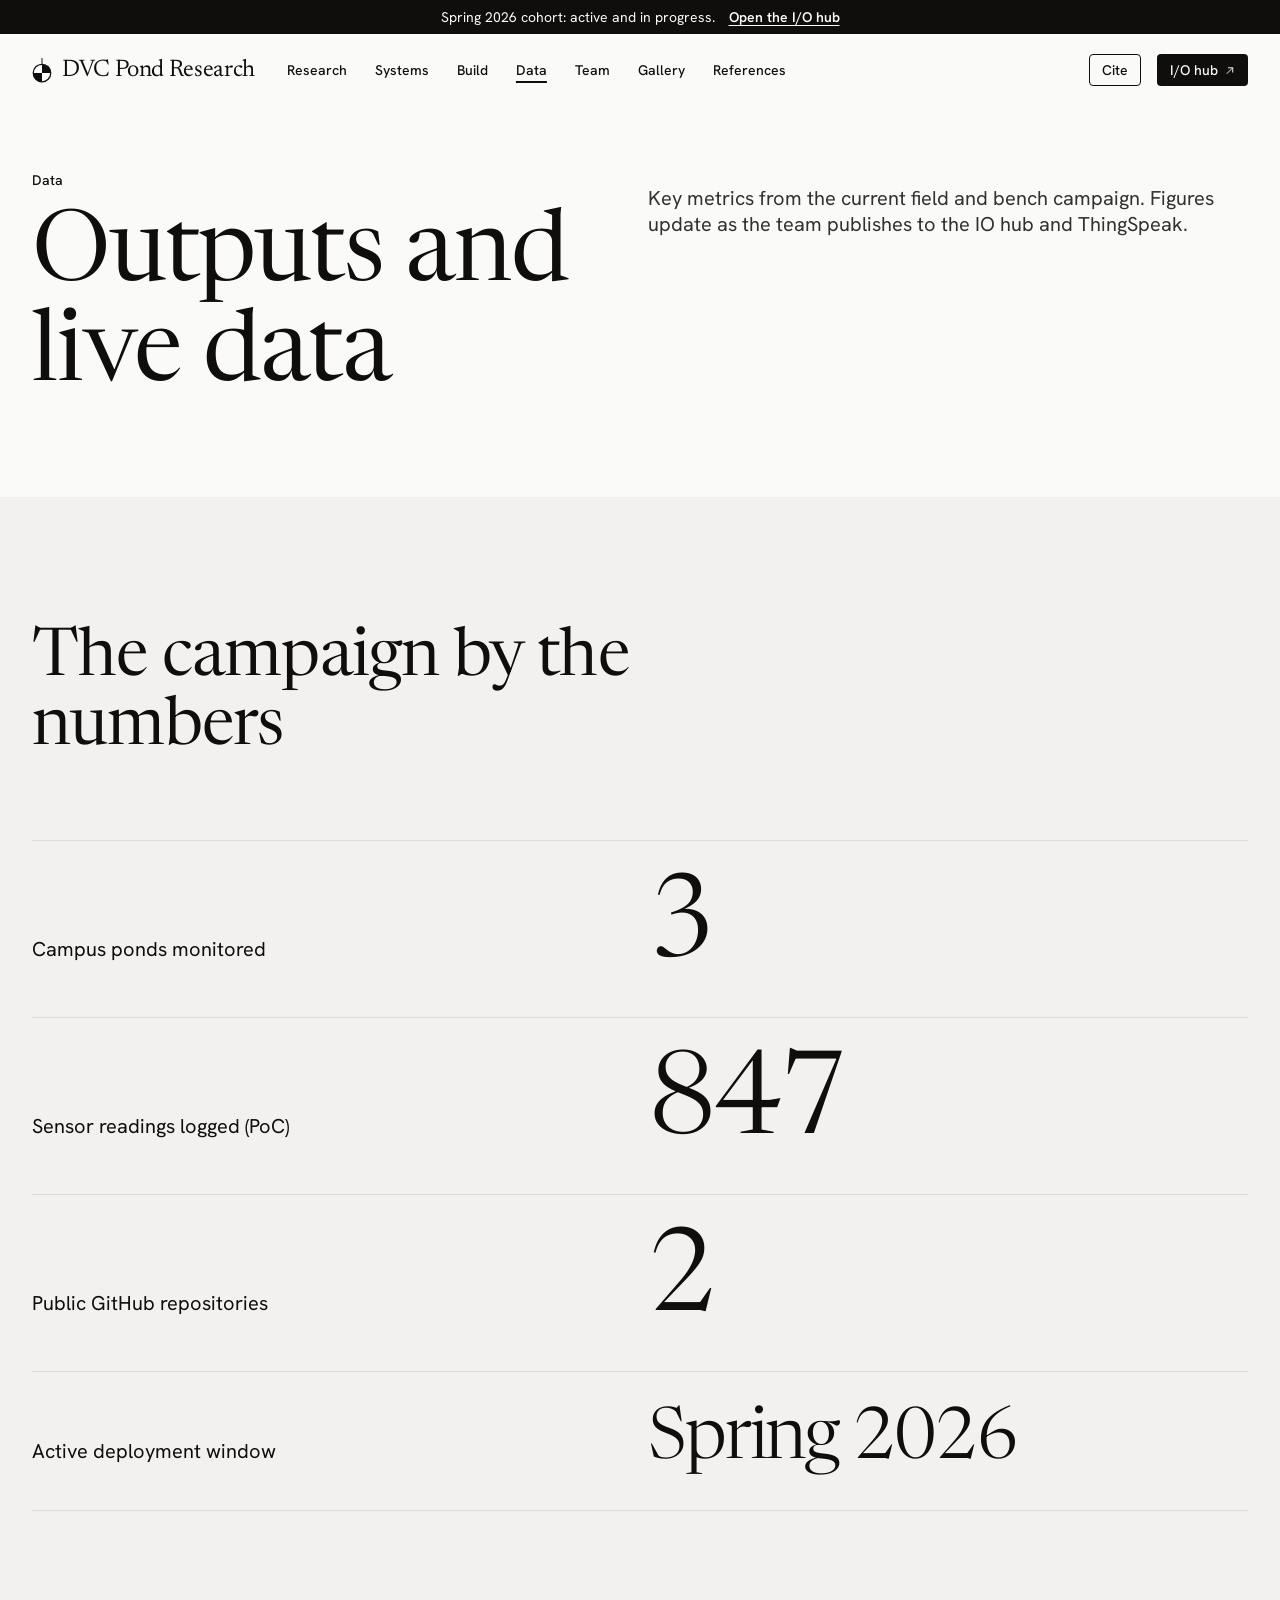
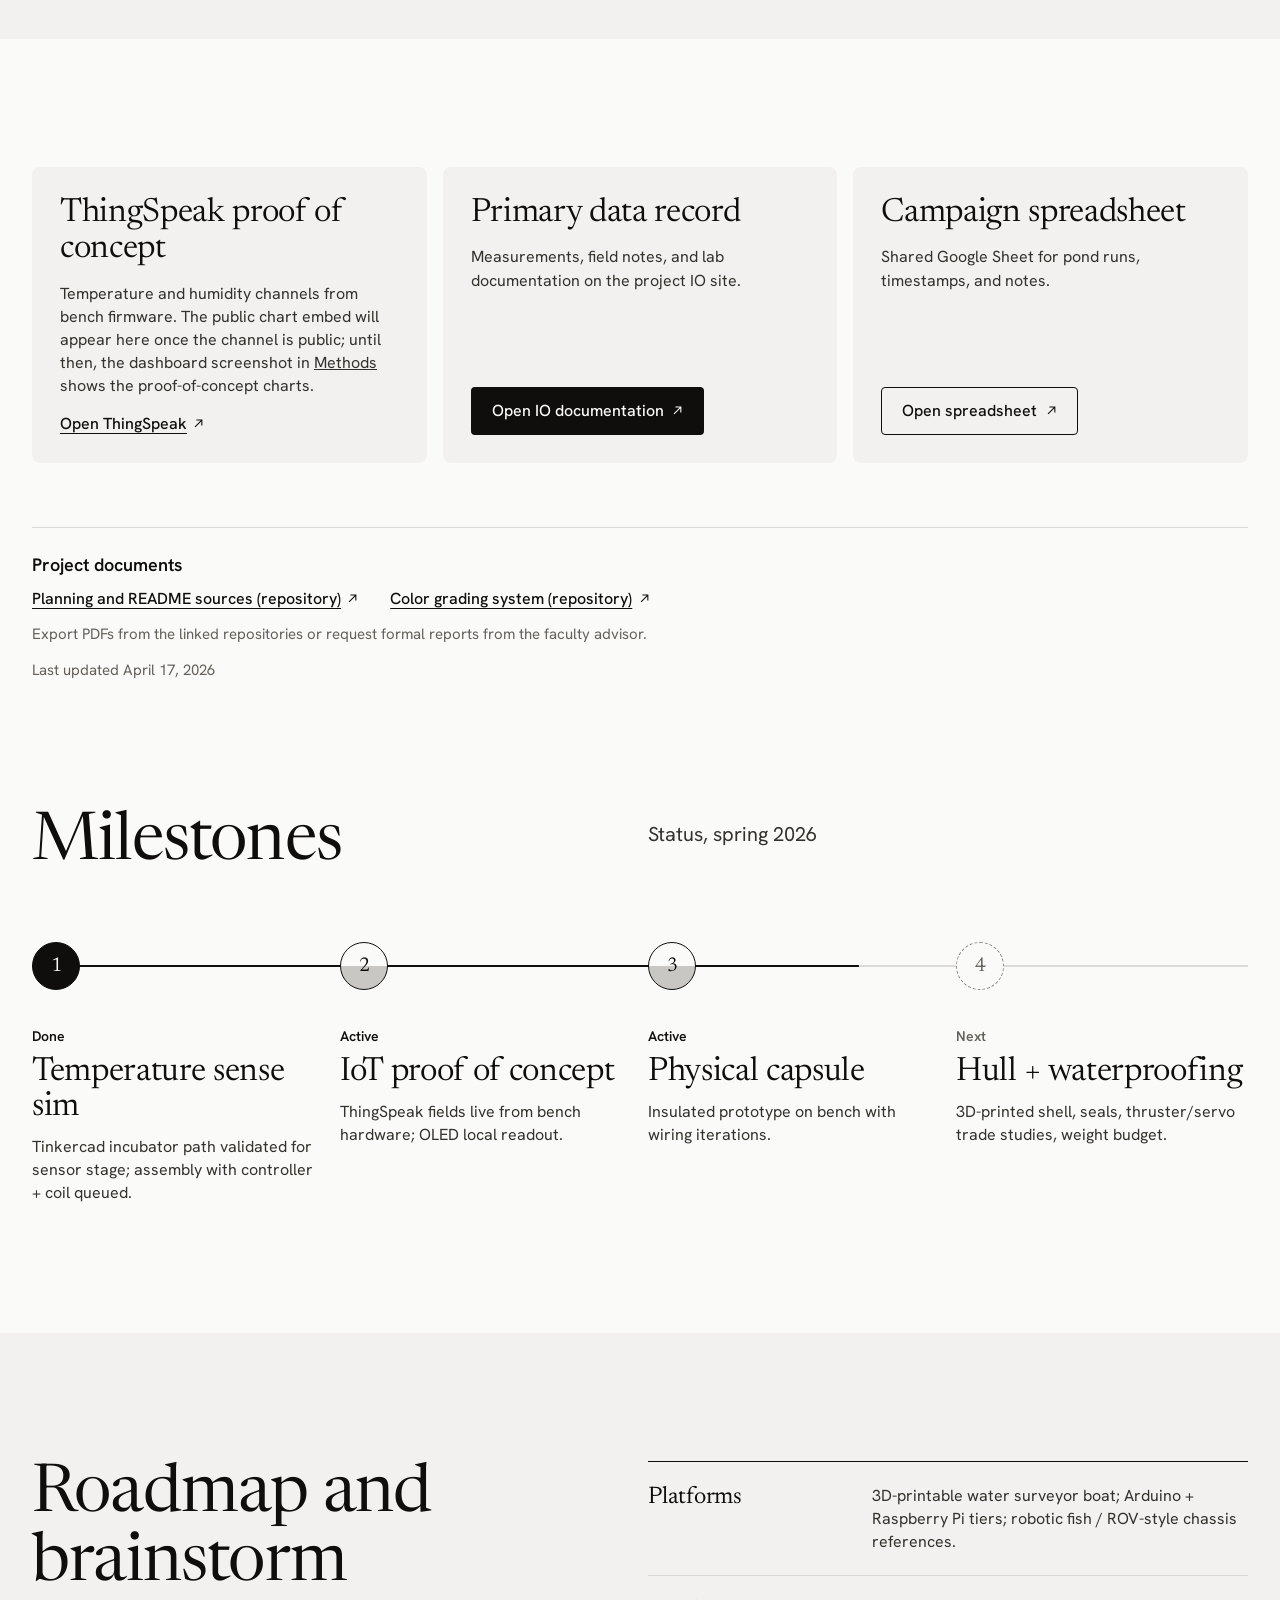
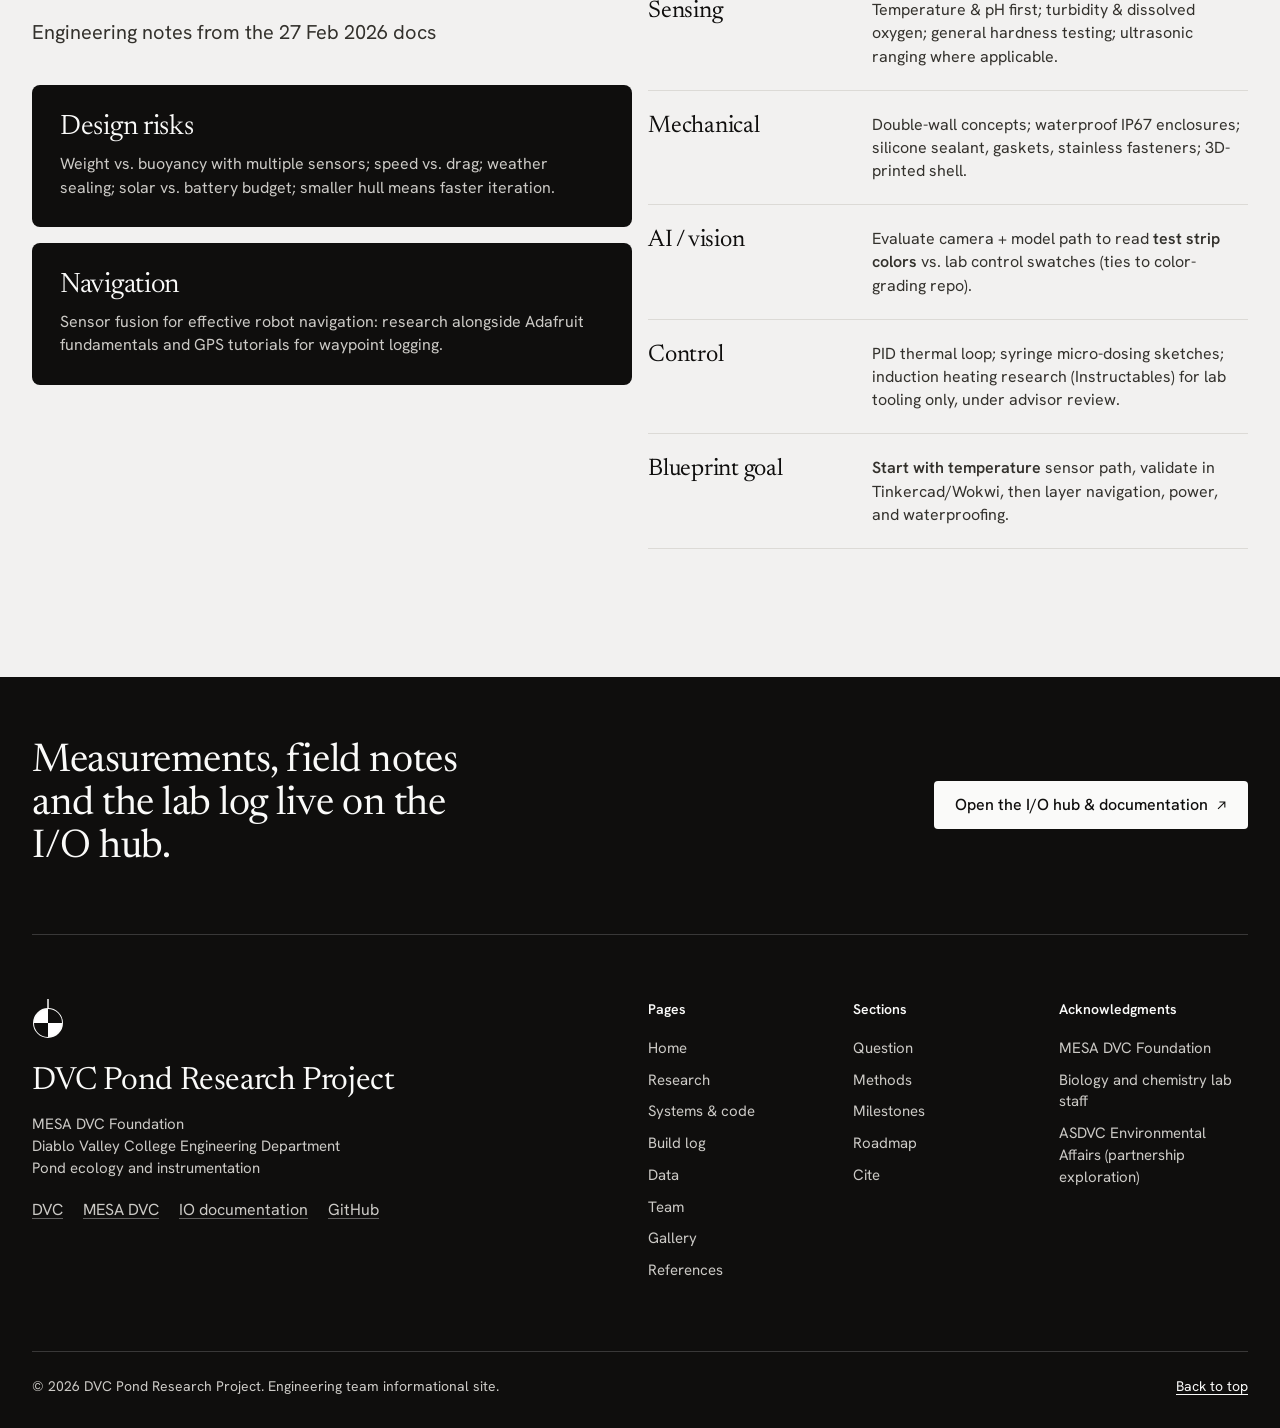
<file: data.html>
<!DOCTYPE html>
<html lang="en">
<head>
  <meta charset="UTF-8" />
  <meta name="viewport" content="width=device-width, initial-scale=1" />
  <title>Data, milestones and roadmap | DVC Pond Research Project</title>
  <meta name="description" content="Outputs and live data from the bench and field campaign, milestones for spring 2026, and the engineering roadmap." />
  <meta property="og:title" content="Data, milestones and roadmap | DVC Pond Research Project" />
  <meta property="og:description" content="Outputs and live data from the bench and field campaign, milestones for spring 2026, and the engineering roadmap." />
  <meta property="og:type" content="website" />
  <meta property="og:url" content="https://shadowesu.github.io/engineering-pond-website/data.html" />
  <meta property="og:image" content="https://shadowesu.github.io/engineering-pond-website/assets/img/IMG_5968-wide-1376.webp" />
  <link rel="icon" href="data:image/svg+xml,%3Csvg xmlns='http://www.w3.org/2000/svg' viewBox='0 0 32 32'%3E%3Ccircle cx='16' cy='16' r='14' fill='%23fff' stroke='%23000' stroke-width='2'/%3E%3Cpath d='M16 16V2a14 14 0 0 1 14 14zM16 16v14A14 14 0 0 1 2 16z' fill='%23000'/%3E%3C/svg%3E" />
  <meta name="theme-color" content="#fafaf9" />
  <link rel="preconnect" href="https://fonts.googleapis.com" />
  <link rel="preconnect" href="https://fonts.gstatic.com" crossorigin />
  <link rel="stylesheet" href="https://fonts.googleapis.com/css2?family=Hanken+Grotesk:wght@400..600&family=Newsreader:opsz,wght@6..72,300..500&display=swap" />
  <link rel="stylesheet" href="styles.css" />
  <script>
    document.documentElement.classList.add("js");
    setTimeout(function () { var h = document.querySelector(".hero"); if (h) h.classList.add("is-in"); }, 3000);
  </script>
</head>
<body>
  <a class="skip-link" href="#main">Skip to content</a>

  <svg width="0" height="0" style="position:absolute" aria-hidden="true" focusable="false">
    <symbol id="i-ext" viewBox="0 0 16 16"><path d="M5 3h8v8M13 3 3 13" fill="none" stroke="currentColor" stroke-width="1.6"/></symbol>
    <symbol id="i-secchi" viewBox="0 0 32 40"><path d="M16 0v10" style="stroke: var(--rope, currentColor)" stroke-width="1.5"/><circle cx="16" cy="24" r="14" fill="#fff" style="stroke: var(--ring, currentColor)" stroke-width="2"/><path d="M16 24V10a14 14 0 0 1 14 14zM16 24v14A14 14 0 0 1 2 24z" fill="currentColor"/></symbol>
  </svg>

  <div class="topbar">
    <p class="wrap">Spring 2026 cohort: active and in progress. <a href="https://shadowesu.github.io/dvcpondresearch/" target="_blank" rel="noopener noreferrer">Open the I/O hub<span class="vh"> (opens in a new tab)</span></a></p>
  </div>
  <header class="site-header" id="top">
    <div class="header-inner wrap">
      <a class="brand" href="index.html" aria-label="DVC Pond Research Engineers, MESA engineering team: home">
        <svg class="brand-mark" width="20" height="25" aria-hidden="true"><use href="#i-secchi"/></svg>
        <span class="brand-title">DVC Pond Research</span>
      </a>
      <nav class="site-nav" id="site-nav" aria-label="Site">
        <ul class="nav-list">
          <li><a class="nav-link" href="research.html">Research</a></li>
          <li><a class="nav-link" href="systems.html">Systems</a></li>
          <li><a class="nav-link" href="build.html">Build</a></li>
          <li><a class="nav-link" href="data.html" aria-current="page">Data</a></li>
          <li><a class="nav-link" href="team.html">Team</a></li>
          <li><a class="nav-link" href="gallery.html">Gallery</a></li>
          <li><a class="nav-link" href="references.html">References</a></li>
        </ul>
      </nav>
      <div class="header-actions">
        <a class="btn btn-outline btn-sm" href="references.html#cite">Cite</a>
        <a class="btn btn-solid btn-sm" href="https://shadowesu.github.io/dvcpondresearch/" target="_blank" rel="noopener noreferrer">I/O hub<svg class="i-ext" aria-hidden="true"><use href="#i-ext"/></svg><span class="vh"> (opens in a new tab)</span></a>
        <button type="button" class="nav-toggle" aria-expanded="false" aria-controls="site-nav" aria-label="Menu">
          <span class="nav-toggle-bars" aria-hidden="true"></span>
        </button>
      </div>
    </div>
    <div class="scroll-meter" aria-hidden="true"><span class="scroll-meter-fill"></span></div>
  </header>

  <main id="main">
    <section class="section tone-light hero page-hero" id="data" aria-labelledby="data-title">
      <div class="wrap">
        <div class="grid hero-grid">
          <div class="c-l">
            <p class="eyebrow">Data</p>
            <h1 class="t-display hero-title" id="data-title"><span class="line"><span>Outputs and</span></span><span class="line"><span>live data</span></span></h1>
          </div>
          <div class="hero-side c-r">
            <p class="lead">Key metrics from the current field and bench campaign. Figures update as the team publishes to the IO hub and ThingSpeak.</p>
          </div>
        </div>
      </div>
    </section>

    <section class="section tone-alt" aria-labelledby="campaign-title">
      <div class="wrap">
        <div class="grid stats-head head-split">
          <h2 class="t-h2 c-l" id="campaign-title">The campaign by the numbers</h2>
        </div>
        <dl class="stat-rows">
          <div class="grid stat-row"><dt class="c-l">Campus ponds monitored</dt><dd class="c-r">3</dd></div>
          <div class="grid stat-row"><dt class="c-l">Sensor readings logged (PoC)</dt><dd class="c-r">847</dd></div>
          <div class="grid stat-row"><dt class="c-l">Public GitHub repositories</dt><dd class="c-r">2</dd></div>
          <div class="grid stat-row"><dt class="c-l">Active deployment window</dt><dd class="c-r dd-text">Spring 2026</dd></div>
        </dl>
      </div>
    </section>

    <section class="section tone-light" aria-label="Data sources">
      <div class="wrap">
        <div class="cols-3">
          <article class="data-item">
            <h3 class="t-h3">ThingSpeak proof of concept</h3>
            <p>Temperature and humidity channels from bench firmware. The public chart embed will appear here once the channel is public; until then, the dashboard screenshot in <a href="research.html#monitoring">Methods</a> shows the proof-of-concept charts.</p>
            <a class="text-link" href="https://thingspeak.com" target="_blank" rel="noopener noreferrer">Open ThingSpeak<svg class="i-ext" aria-hidden="true"><use href="#i-ext"/></svg><span class="vh"> (opens in a new tab)</span></a>
          </article>
          <article class="data-item">
            <h3 class="t-h3">Primary data record</h3>
            <p>Measurements, field notes, and lab documentation on the project IO site.</p>
            <a class="btn btn-solid" href="https://shadowesu.github.io/dvcpondresearch/" target="_blank" rel="noopener noreferrer">Open IO documentation<svg class="i-ext" aria-hidden="true"><use href="#i-ext"/></svg><span class="vh"> (opens in a new tab)</span></a>
          </article>
          <article class="data-item">
            <h3 class="t-h3">Campaign spreadsheet</h3>
            <p>Shared Google Sheet for pond runs, timestamps, and notes.</p>
            <a class="btn btn-outline" href="https://docs.google.com/spreadsheets/d/1jRo4IqDwOE28Zj2VbaXQlAlaqkCJDlxkP3YryVd3gGk/edit?gid=0#gid=0" target="_blank" rel="noopener noreferrer">Open spreadsheet<svg class="i-ext" aria-hidden="true"><use href="#i-ext"/></svg><span class="vh"> (opens in a new tab)</span></a>
          </article>
        </div>
        <div class="documents">
          <h3>Project documents</h3>
          <ul>
            <li><a href="https://github.com/ShadowEsu/dvcpondresearch" target="_blank" rel="noopener noreferrer">Planning and README sources (repository)<svg class="i-ext" aria-hidden="true"><use href="#i-ext"/></svg><span class="vh"> (opens in a new tab)</span></a></li>
            <li><a href="https://github.com/ShadowEsu/Color-Grading-System-Pond-Project-System" target="_blank" rel="noopener noreferrer">Color grading system (repository)<svg class="i-ext" aria-hidden="true"><use href="#i-ext"/></svg><span class="vh"> (opens in a new tab)</span></a></li>
          </ul>
          <p class="documents-note">Export PDFs from the linked repositories or request formal reports from the faculty advisor.</p>
        </div>
        <p class="updated">Last updated <time datetime="2026-04-17">April 17, 2026</time></p>
      </div>
    </section>

    <section class="section tone-light" id="progress" aria-labelledby="progress-title">
      <div class="wrap">
        <div class="grid head-split">
          <h2 class="t-h2 c-l" id="progress-title">Milestones</h2>
          <p class="lead c-r">Status, spring 2026</p>
        </div>
        <ol class="timeline cols-4">
          <li class="tl tl-done">
            <span class="tl-step" aria-hidden="true">1</span>
            <p class="tl-state">Done</p>
            <h3>Temperature sense sim</h3>
            <p>Tinkercad incubator path validated for sensor stage; assembly with controller + coil queued.</p>
          </li>
          <li class="tl tl-active">
            <span class="tl-step" aria-hidden="true">2</span>
            <p class="tl-state">Active</p>
            <h3>IoT proof of concept</h3>
            <p>ThingSpeak fields live from bench hardware; OLED local readout.</p>
          </li>
          <li class="tl tl-active">
            <span class="tl-step" aria-hidden="true">3</span>
            <p class="tl-state">Active</p>
            <h3>Physical capsule</h3>
            <p>Insulated prototype on bench with wiring iterations.</p>
          </li>
          <li class="tl tl-next">
            <span class="tl-step" aria-hidden="true">4</span>
            <p class="tl-state">Next</p>
            <h3>Hull + waterproofing</h3>
            <p>3D-printed shell, seals, thruster/servo trade studies, weight budget.</p>
          </li>
        </ol>
      </div>
    </section>

    <section class="section tone-alt" id="roadmap" aria-labelledby="roadmap-title">
      <div class="wrap grid" style="row-gap: 48px">
        <div class="c-l">
          <h2 class="t-h2" id="roadmap-title">Roadmap and brainstorm</h2>
          <p class="lead" style="margin-top: 20px">Engineering notes from the 27 Feb 2026 docs</p>
          <div class="callouts">
            <div class="callout">
              <h3>Design risks</h3>
              <p>Weight vs. buoyancy with multiple sensors; speed vs. drag; weather sealing; solar vs. battery budget; smaller hull means faster iteration.</p>
            </div>
            <div class="callout">
              <h3>Navigation</h3>
              <p>Sensor fusion for effective robot navigation: research alongside Adafruit fundamentals and GPS tutorials for waypoint logging.</p>
            </div>
          </div>
        </div>
        <dl class="notebook c-r">
          <div class="note"><dt>Platforms</dt><dd>3D-printable water surveyor boat; Arduino + Raspberry Pi tiers; robotic fish / ROV-style chassis references.</dd></div>
          <div class="note"><dt>Sensing</dt><dd>Temperature &amp; pH first; turbidity &amp; dissolved oxygen; general hardness testing; ultrasonic ranging where applicable.</dd></div>
          <div class="note"><dt>Mechanical</dt><dd>Double-wall concepts; waterproof IP67 enclosures; silicone sealant, gaskets, stainless fasteners; 3D-printed shell.</dd></div>
          <div class="note"><dt>AI / vision</dt><dd>Evaluate camera + model path to read <strong>test strip colors</strong> vs. lab control swatches (ties to color-grading repo).</dd></div>
          <div class="note"><dt>Control</dt><dd>PID thermal loop; syringe micro-dosing sketches; induction heating research (Instructables) for lab tooling only, under advisor review.</dd></div>
          <div class="note"><dt>Blueprint goal</dt><dd><strong>Start with temperature</strong> sensor path, validate in Tinkercad/Wokwi, then layer navigation, power, and waterproofing.</dd></div>
        </dl>
      </div>
    </section>
  </main>

  <footer class="site-footer">
    <div class="wrap">
      <div class="footer-cta">
        <p>Measurements, field notes and the lab log live on the I/O hub.</p>
        <a class="btn btn-light" href="https://shadowesu.github.io/dvcpondresearch/" target="_blank" rel="noopener noreferrer">Open the I/O hub &amp; documentation<svg class="i-ext" aria-hidden="true"><use href="#i-ext"/></svg><span class="vh"> (opens in a new tab)</span></a>
      </div>
      <div class="grid footer-grid">
        <div class="footer-brand">
          <svg class="footer-mark" width="32" height="40" aria-hidden="true"><use href="#i-secchi"/></svg>
          <p class="footer-wordmark">DVC Pond Research Project</p>
          <p>MESA DVC Foundation</p>
          <p>Diablo Valley College Engineering Department</p>
          <p>Pond ecology and instrumentation</p>
          <ul class="footer-links">
            <li><a href="https://www.dvc.edu/" target="_blank" rel="noopener noreferrer">DVC<span class="vh"> (opens in a new tab)</span></a></li>
            <li><a href="https://www.dvc.edu/academics/learning-communities/mesa-program" target="_blank" rel="noopener noreferrer">MESA DVC<span class="vh"> (opens in a new tab)</span></a></li>
            <li><a href="https://shadowesu.github.io/dvcpondresearch/" target="_blank" rel="noopener noreferrer">IO documentation<span class="vh"> (opens in a new tab)</span></a></li>
            <li><a href="https://github.com/ShadowEsu/dvcpondresearch" target="_blank" rel="noopener noreferrer">GitHub<span class="vh"> (opens in a new tab)</span></a></li>
          </ul>
        </div>
        <nav class="footer-col" aria-label="Pages">
          <p class="footer-title">Pages</p>
          <ul>
            <li><a href="index.html">Home</a></li>
            <li><a href="research.html">Research</a></li>
            <li><a href="systems.html">Systems &amp; code</a></li>
            <li><a href="build.html">Build log</a></li>
            <li><a href="data.html">Data</a></li>
            <li><a href="team.html">Team</a></li>
            <li><a href="gallery.html">Gallery</a></li>
            <li><a href="references.html">References</a></li>
          </ul>
        </nav>
        <nav class="footer-col" aria-label="Sections">
          <p class="footer-title">Sections</p>
          <ul>
            <li><a href="research.html#mission">Question</a></li>
            <li><a href="research.html#monitoring">Methods</a></li>
            <li><a href="data.html#progress">Milestones</a></li>
            <li><a href="data.html#roadmap">Roadmap</a></li>
            <li><a href="references.html#cite">Cite</a></li>
          </ul>
        </nav>
        <div class="footer-col">
          <p class="footer-title">Acknowledgments</p>
          <ul>
            <li>MESA DVC Foundation</li>
            <li>Biology and chemistry lab staff</li>
            <li>ASDVC Environmental Affairs (partnership exploration)</li>
          </ul>
        </div>
      </div>
      <div class="footer-bar">
        <p>© <span id="year">2026</span> DVC Pond Research Project. Engineering team informational site.</p>
        <a href="#top" class="to-top">Back to top</a>
      </div>
    </div>
  </footer>

  <script src="main.js" defer></script>
</body>
</html>
</file>
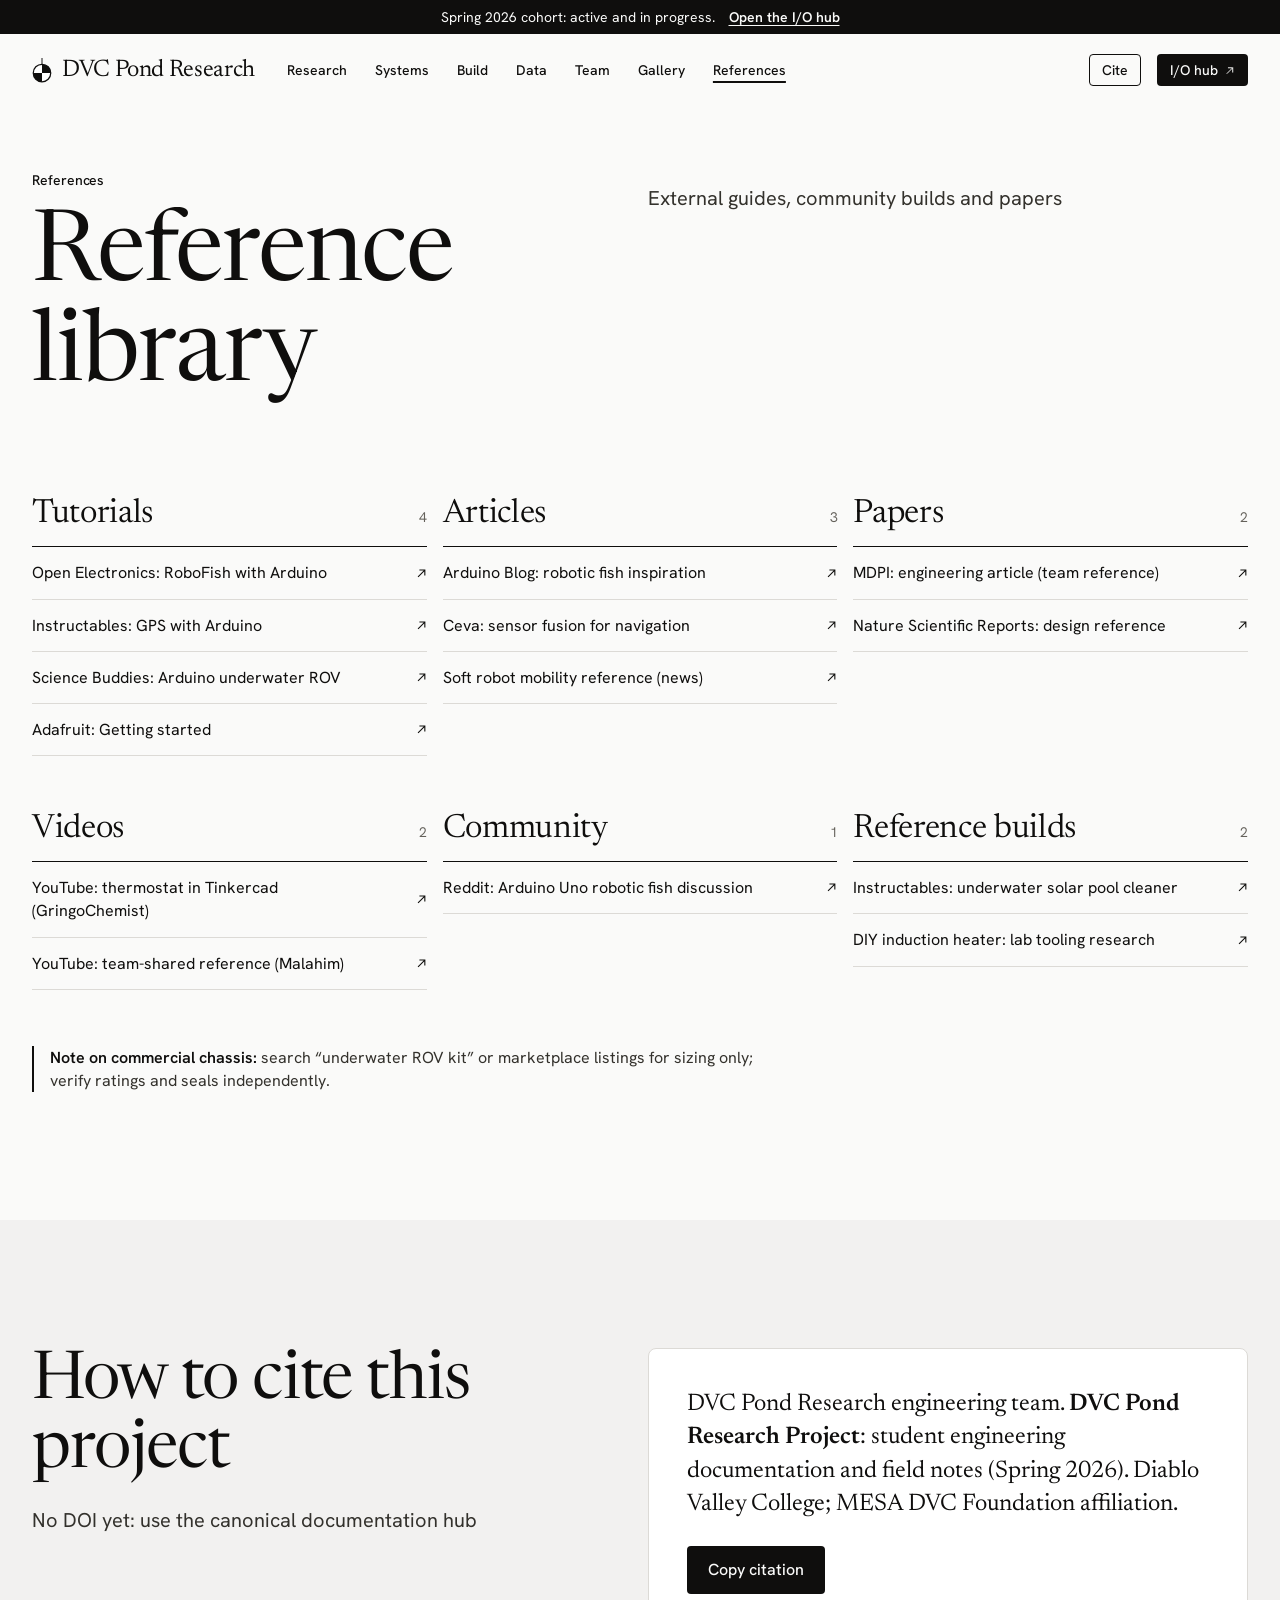
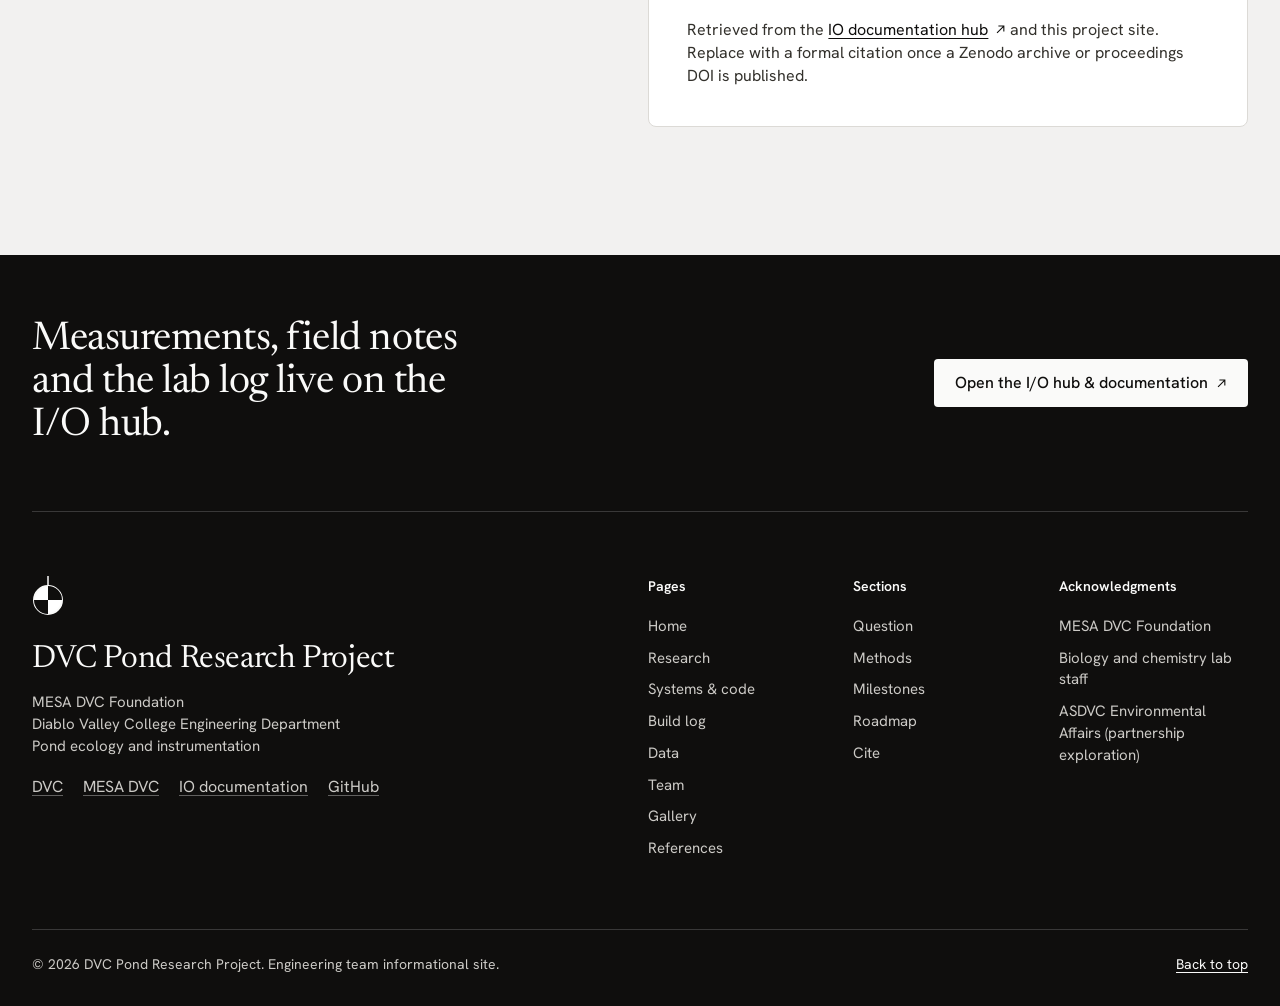
<file: references.html>
<!DOCTYPE html>
<html lang="en">
<head>
  <meta charset="UTF-8" />
  <meta name="viewport" content="width=device-width, initial-scale=1" />
  <title>References and citation | DVC Pond Research Project</title>
  <meta name="description" content="Tutorials, articles, papers, videos and reference builds used by the DVC Pond Research engineering team, and how to cite the project." />
  <meta property="og:title" content="References and citation | DVC Pond Research Project" />
  <meta property="og:description" content="Tutorials, articles, papers, videos and reference builds used by the DVC Pond Research engineering team, and how to cite the project." />
  <meta property="og:type" content="website" />
  <meta property="og:url" content="https://shadowesu.github.io/engineering-pond-website/references.html" />
  <meta property="og:image" content="https://shadowesu.github.io/engineering-pond-website/assets/img/IMG_5968-wide-1376.webp" />
  <link rel="icon" href="data:image/svg+xml,%3Csvg xmlns='http://www.w3.org/2000/svg' viewBox='0 0 32 32'%3E%3Ccircle cx='16' cy='16' r='14' fill='%23fff' stroke='%23000' stroke-width='2'/%3E%3Cpath d='M16 16V2a14 14 0 0 1 14 14zM16 16v14A14 14 0 0 1 2 16z' fill='%23000'/%3E%3C/svg%3E" />
  <meta name="theme-color" content="#fafaf9" />
  <link rel="preconnect" href="https://fonts.googleapis.com" />
  <link rel="preconnect" href="https://fonts.gstatic.com" crossorigin />
  <link rel="stylesheet" href="https://fonts.googleapis.com/css2?family=Hanken+Grotesk:wght@400..600&family=Newsreader:opsz,wght@6..72,300..500&display=swap" />
  <link rel="stylesheet" href="styles.css" />
  <script>
    document.documentElement.classList.add("js");
    setTimeout(function () { var h = document.querySelector(".hero"); if (h) h.classList.add("is-in"); }, 3000);
  </script>
</head>
<body>
  <a class="skip-link" href="#main">Skip to content</a>

  <svg width="0" height="0" style="position:absolute" aria-hidden="true" focusable="false">
    <symbol id="i-ext" viewBox="0 0 16 16"><path d="M5 3h8v8M13 3 3 13" fill="none" stroke="currentColor" stroke-width="1.6"/></symbol>
    <symbol id="i-secchi" viewBox="0 0 32 40"><path d="M16 0v10" style="stroke: var(--rope, currentColor)" stroke-width="1.5"/><circle cx="16" cy="24" r="14" fill="#fff" style="stroke: var(--ring, currentColor)" stroke-width="2"/><path d="M16 24V10a14 14 0 0 1 14 14zM16 24v14A14 14 0 0 1 2 24z" fill="currentColor"/></symbol>
  </svg>

  <div class="topbar">
    <p class="wrap">Spring 2026 cohort: active and in progress. <a href="https://shadowesu.github.io/dvcpondresearch/" target="_blank" rel="noopener noreferrer">Open the I/O hub<span class="vh"> (opens in a new tab)</span></a></p>
  </div>
  <header class="site-header" id="top">
    <div class="header-inner wrap">
      <a class="brand" href="index.html" aria-label="DVC Pond Research Engineers, MESA engineering team: home">
        <svg class="brand-mark" width="20" height="25" aria-hidden="true"><use href="#i-secchi"/></svg>
        <span class="brand-title">DVC Pond Research</span>
      </a>
      <nav class="site-nav" id="site-nav" aria-label="Site">
        <ul class="nav-list">
          <li><a class="nav-link" href="research.html">Research</a></li>
          <li><a class="nav-link" href="systems.html">Systems</a></li>
          <li><a class="nav-link" href="build.html">Build</a></li>
          <li><a class="nav-link" href="data.html">Data</a></li>
          <li><a class="nav-link" href="team.html">Team</a></li>
          <li><a class="nav-link" href="gallery.html">Gallery</a></li>
          <li><a class="nav-link" href="references.html" aria-current="page">References</a></li>
        </ul>
      </nav>
      <div class="header-actions">
        <a class="btn btn-outline btn-sm" href="references.html#cite">Cite</a>
        <a class="btn btn-solid btn-sm" href="https://shadowesu.github.io/dvcpondresearch/" target="_blank" rel="noopener noreferrer">I/O hub<svg class="i-ext" aria-hidden="true"><use href="#i-ext"/></svg><span class="vh"> (opens in a new tab)</span></a>
        <button type="button" class="nav-toggle" aria-expanded="false" aria-controls="site-nav" aria-label="Menu">
          <span class="nav-toggle-bars" aria-hidden="true"></span>
        </button>
      </div>
    </div>
    <div class="scroll-meter" aria-hidden="true"><span class="scroll-meter-fill"></span></div>
  </header>

  <main id="main">
    <section class="section tone-light hero page-hero" id="resources" aria-labelledby="resources-title">
      <div class="wrap">
        <div class="grid hero-grid">
          <div class="c-l">
            <p class="eyebrow">References</p>
            <h1 class="t-display hero-title" id="resources-title"><span class="line"><span>Reference</span></span><span class="line"><span>library</span></span></h1>
          </div>
          <div class="hero-side c-r">
            <p class="lead">External guides, community builds and papers</p>
          </div>
        </div>
      </div>
    </section>

    <section class="section tone-light" aria-label="References">
      <div class="wrap">
        <div class="cols-3 refs">
          <div class="ref-group">
            <h3>Tutorials <span class="count">4</span></h3>
            <ul>
              <li><a href="https://www.open-electronics.org/robofish-create-your-robot-fish-with-arduino/" target="_blank" rel="noopener noreferrer">Open Electronics: RoboFish with Arduino<svg class="i-ext" aria-hidden="true"><use href="#i-ext"/></svg><span class="vh"> (opens in a new tab)</span></a></li>
              <li><a href="https://www.instructables.com/GPS-With-Arduino-Tutorial-Step-by-Step/" target="_blank" rel="noopener noreferrer">Instructables: GPS with Arduino<svg class="i-ext" aria-hidden="true"><use href="#i-ext"/></svg><span class="vh"> (opens in a new tab)</span></a></li>
              <li><a href="https://www.sciencebuddies.org/science-fair-projects/project-ideas/Robotics_p052/robotics/arduino-underwater-ROV" target="_blank" rel="noopener noreferrer">Science Buddies: Arduino underwater ROV<svg class="i-ext" aria-hidden="true"><use href="#i-ext"/></svg><span class="vh"> (opens in a new tab)</span></a></li>
              <li><a href="https://learn.adafruit.com/lesson-0-getting-started" target="_blank" rel="noopener noreferrer">Adafruit: Getting started<svg class="i-ext" aria-hidden="true"><use href="#i-ext"/></svg><span class="vh"> (opens in a new tab)</span></a></li>
            </ul>
          </div>
          <div class="ref-group">
            <h3>Articles <span class="count">3</span></h3>
            <ul>
              <li><a href="https://blog.arduino.cc/2021/07/23/this-arduino-powered-robotic-fish-was-inspired-by-the-real-thing/" target="_blank" rel="noopener noreferrer">Arduino Blog: robotic fish inspiration<svg class="i-ext" aria-hidden="true"><use href="#i-ext"/></svg><span class="vh"> (opens in a new tab)</span></a></li>
              <li><a href="https://www.ceva-ip.com/blog/how-sensor-fusion-enables-effective-robot-navigation/" target="_blank" rel="noopener noreferrer">Ceva: sensor fusion for navigation<svg class="i-ext" aria-hidden="true"><use href="#i-ext"/></svg><span class="vh"> (opens in a new tab)</span></a></li>
              <li><a href="https://timesofindia.indiatimes.com/science/chinas-new-soft-robot-can-float-crawl-and-walk-through-spaces-others-cannot/articleshow/127710823.cms" target="_blank" rel="noopener noreferrer">Soft robot mobility reference (news)<svg class="i-ext" aria-hidden="true"><use href="#i-ext"/></svg><span class="vh"> (opens in a new tab)</span></a></li>
            </ul>
          </div>
          <div class="ref-group">
            <h3>Papers <span class="count">2</span></h3>
            <ul>
              <li><a href="https://www.mdpi.com/2076-3417/15/13/7052" target="_blank" rel="noopener noreferrer">MDPI: engineering article (team reference)<svg class="i-ext" aria-hidden="true"><use href="#i-ext"/></svg><span class="vh"> (opens in a new tab)</span></a></li>
              <li><a href="https://www.nature.com/articles/s44172-025-00447-w" target="_blank" rel="noopener noreferrer">Nature Scientific Reports: design reference<svg class="i-ext" aria-hidden="true"><use href="#i-ext"/></svg><span class="vh"> (opens in a new tab)</span></a></li>
            </ul>
          </div>
          <div class="ref-group">
            <h3>Videos <span class="count">2</span></h3>
            <ul>
              <li><a href="https://www.youtube.com/watch?v=n8XFBFg3A6k" target="_blank" rel="noopener noreferrer">YouTube: thermostat in Tinkercad (GringoChemist)<svg class="i-ext" aria-hidden="true"><use href="#i-ext"/></svg><span class="vh"> (opens in a new tab)</span></a></li>
              <li><a href="https://www.youtube.com/watch?v=I-5_MN5_Fmc" target="_blank" rel="noopener noreferrer">YouTube: team-shared reference (Malahim)<svg class="i-ext" aria-hidden="true"><use href="#i-ext"/></svg><span class="vh"> (opens in a new tab)</span></a></li>
            </ul>
          </div>
          <div class="ref-group">
            <h3>Community <span class="count">1</span></h3>
            <ul>
              <li><a href="https://www.reddit.com/r/ArduinoProjects/comments/kafeyz/robotic_fish_using_arduino_unoo_hc05/" target="_blank" rel="noopener noreferrer">Reddit: Arduino Uno robotic fish discussion<svg class="i-ext" aria-hidden="true"><use href="#i-ext"/></svg><span class="vh"> (opens in a new tab)</span></a></li>
            </ul>
          </div>
          <div class="ref-group">
            <h3>Reference builds <span class="count">2</span></h3>
            <ul>
              <li><a href="https://www.instructables.com/Underwater-Swimming-Pool-Bluetooth-Solar-Cleaning-/" target="_blank" rel="noopener noreferrer">Instructables: underwater solar pool cleaner<svg class="i-ext" aria-hidden="true"><use href="#i-ext"/></svg><span class="vh"> (opens in a new tab)</span></a></li>
              <li><a href="https://share.google/AOpP2jNpxgyWV7q84" target="_blank" rel="noopener noreferrer">DIY induction heater: lab tooling research<svg class="i-ext" aria-hidden="true"><use href="#i-ext"/></svg><span class="vh"> (opens in a new tab)</span></a></li>
            </ul>
          </div>
        </div>
        <p class="refs-note"><strong>Note on commercial chassis:</strong> search “underwater ROV kit” or marketplace listings for sizing only; verify ratings and seals independently.</p>
      </div>
    </section>

    <section class="section tone-alt" id="cite" aria-labelledby="cite-title">
      <div class="wrap grid cite-grid">
        <div class="c-l">
          <h2 class="t-h2" id="cite-title">How to cite this project</h2>
          <p class="lead" style="margin-top: 20px">No DOI yet: use the canonical documentation hub</p>
        </div>
        <div class="cite-box c-r">
          <p class="cite-text" id="cite-text">DVC Pond Research engineering team. <cite>DVC Pond Research Project</cite>: student engineering documentation and field notes (Spring 2026). Diablo Valley College; MESA DVC Foundation affiliation.</p>
          <div class="cite-actions">
            <button type="button" class="btn btn-solid" id="copy-cite">Copy citation</button>
            <span class="cite-status" id="cite-status" role="status" aria-live="polite"></span>
          </div>
          <p class="cite-bib">Retrieved from the <a href="https://shadowesu.github.io/dvcpondresearch/" target="_blank" rel="noopener noreferrer">IO documentation hub<svg class="i-ext" aria-hidden="true"><use href="#i-ext"/></svg><span class="vh"> (opens in a new tab)</span></a> and this project site. Replace with a formal citation once a Zenodo archive or proceedings DOI is published.</p>
        </div>
      </div>
    </section>
  </main>

  <footer class="site-footer">
    <div class="wrap">
      <div class="footer-cta">
        <p>Measurements, field notes and the lab log live on the I/O hub.</p>
        <a class="btn btn-light" href="https://shadowesu.github.io/dvcpondresearch/" target="_blank" rel="noopener noreferrer">Open the I/O hub &amp; documentation<svg class="i-ext" aria-hidden="true"><use href="#i-ext"/></svg><span class="vh"> (opens in a new tab)</span></a>
      </div>
      <div class="grid footer-grid">
        <div class="footer-brand">
          <svg class="footer-mark" width="32" height="40" aria-hidden="true"><use href="#i-secchi"/></svg>
          <p class="footer-wordmark">DVC Pond Research Project</p>
          <p>MESA DVC Foundation</p>
          <p>Diablo Valley College Engineering Department</p>
          <p>Pond ecology and instrumentation</p>
          <ul class="footer-links">
            <li><a href="https://www.dvc.edu/" target="_blank" rel="noopener noreferrer">DVC<span class="vh"> (opens in a new tab)</span></a></li>
            <li><a href="https://www.dvc.edu/academics/learning-communities/mesa-program" target="_blank" rel="noopener noreferrer">MESA DVC<span class="vh"> (opens in a new tab)</span></a></li>
            <li><a href="https://shadowesu.github.io/dvcpondresearch/" target="_blank" rel="noopener noreferrer">IO documentation<span class="vh"> (opens in a new tab)</span></a></li>
            <li><a href="https://github.com/ShadowEsu/dvcpondresearch" target="_blank" rel="noopener noreferrer">GitHub<span class="vh"> (opens in a new tab)</span></a></li>
          </ul>
        </div>
        <nav class="footer-col" aria-label="Pages">
          <p class="footer-title">Pages</p>
          <ul>
            <li><a href="index.html">Home</a></li>
            <li><a href="research.html">Research</a></li>
            <li><a href="systems.html">Systems &amp; code</a></li>
            <li><a href="build.html">Build log</a></li>
            <li><a href="data.html">Data</a></li>
            <li><a href="team.html">Team</a></li>
            <li><a href="gallery.html">Gallery</a></li>
            <li><a href="references.html">References</a></li>
          </ul>
        </nav>
        <nav class="footer-col" aria-label="Sections">
          <p class="footer-title">Sections</p>
          <ul>
            <li><a href="research.html#mission">Question</a></li>
            <li><a href="research.html#monitoring">Methods</a></li>
            <li><a href="data.html#progress">Milestones</a></li>
            <li><a href="data.html#roadmap">Roadmap</a></li>
            <li><a href="references.html#cite">Cite</a></li>
          </ul>
        </nav>
        <div class="footer-col">
          <p class="footer-title">Acknowledgments</p>
          <ul>
            <li>MESA DVC Foundation</li>
            <li>Biology and chemistry lab staff</li>
            <li>ASDVC Environmental Affairs (partnership exploration)</li>
          </ul>
        </div>
      </div>
      <div class="footer-bar">
        <p>© <span id="year">2026</span> DVC Pond Research Project. Engineering team informational site.</p>
        <a href="#top" class="to-top">Back to top</a>
      </div>
    </div>
  </footer>

  <script src="main.js" defer></script>
</body>
</html>
</file>
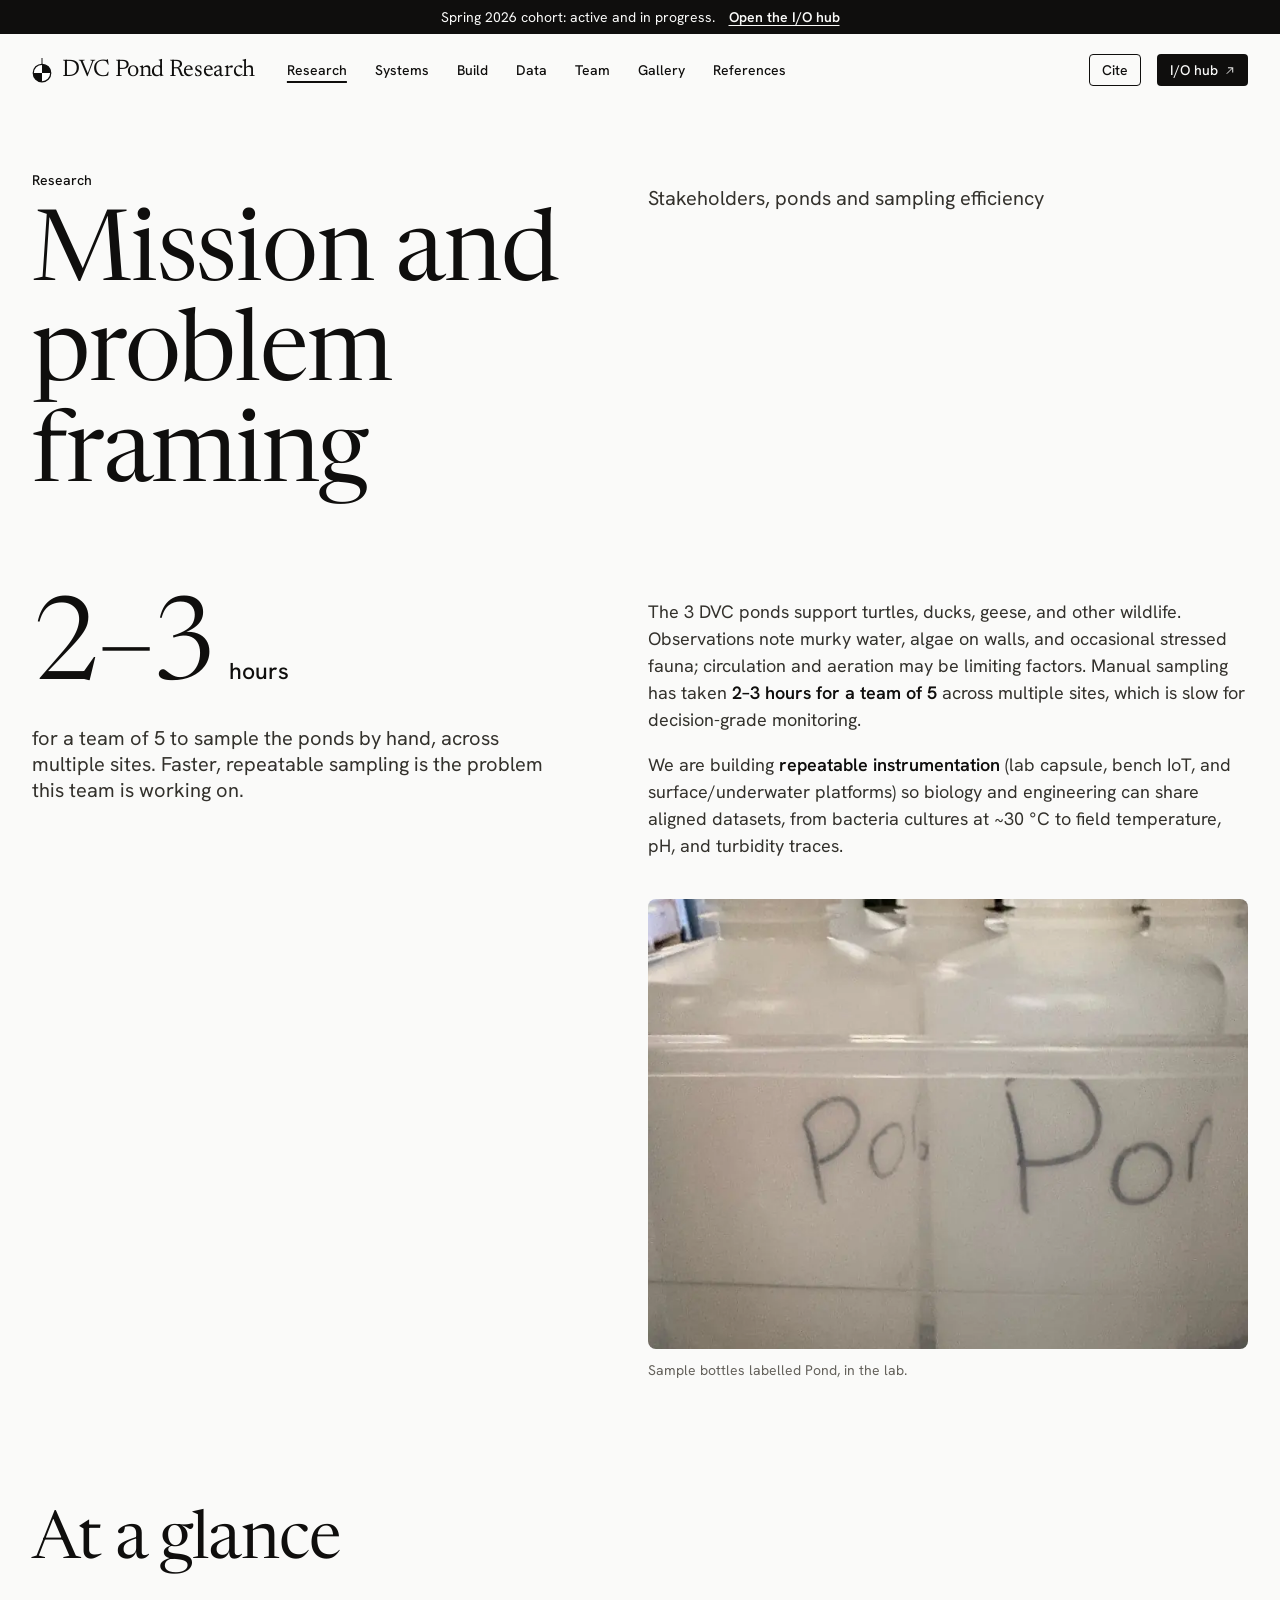
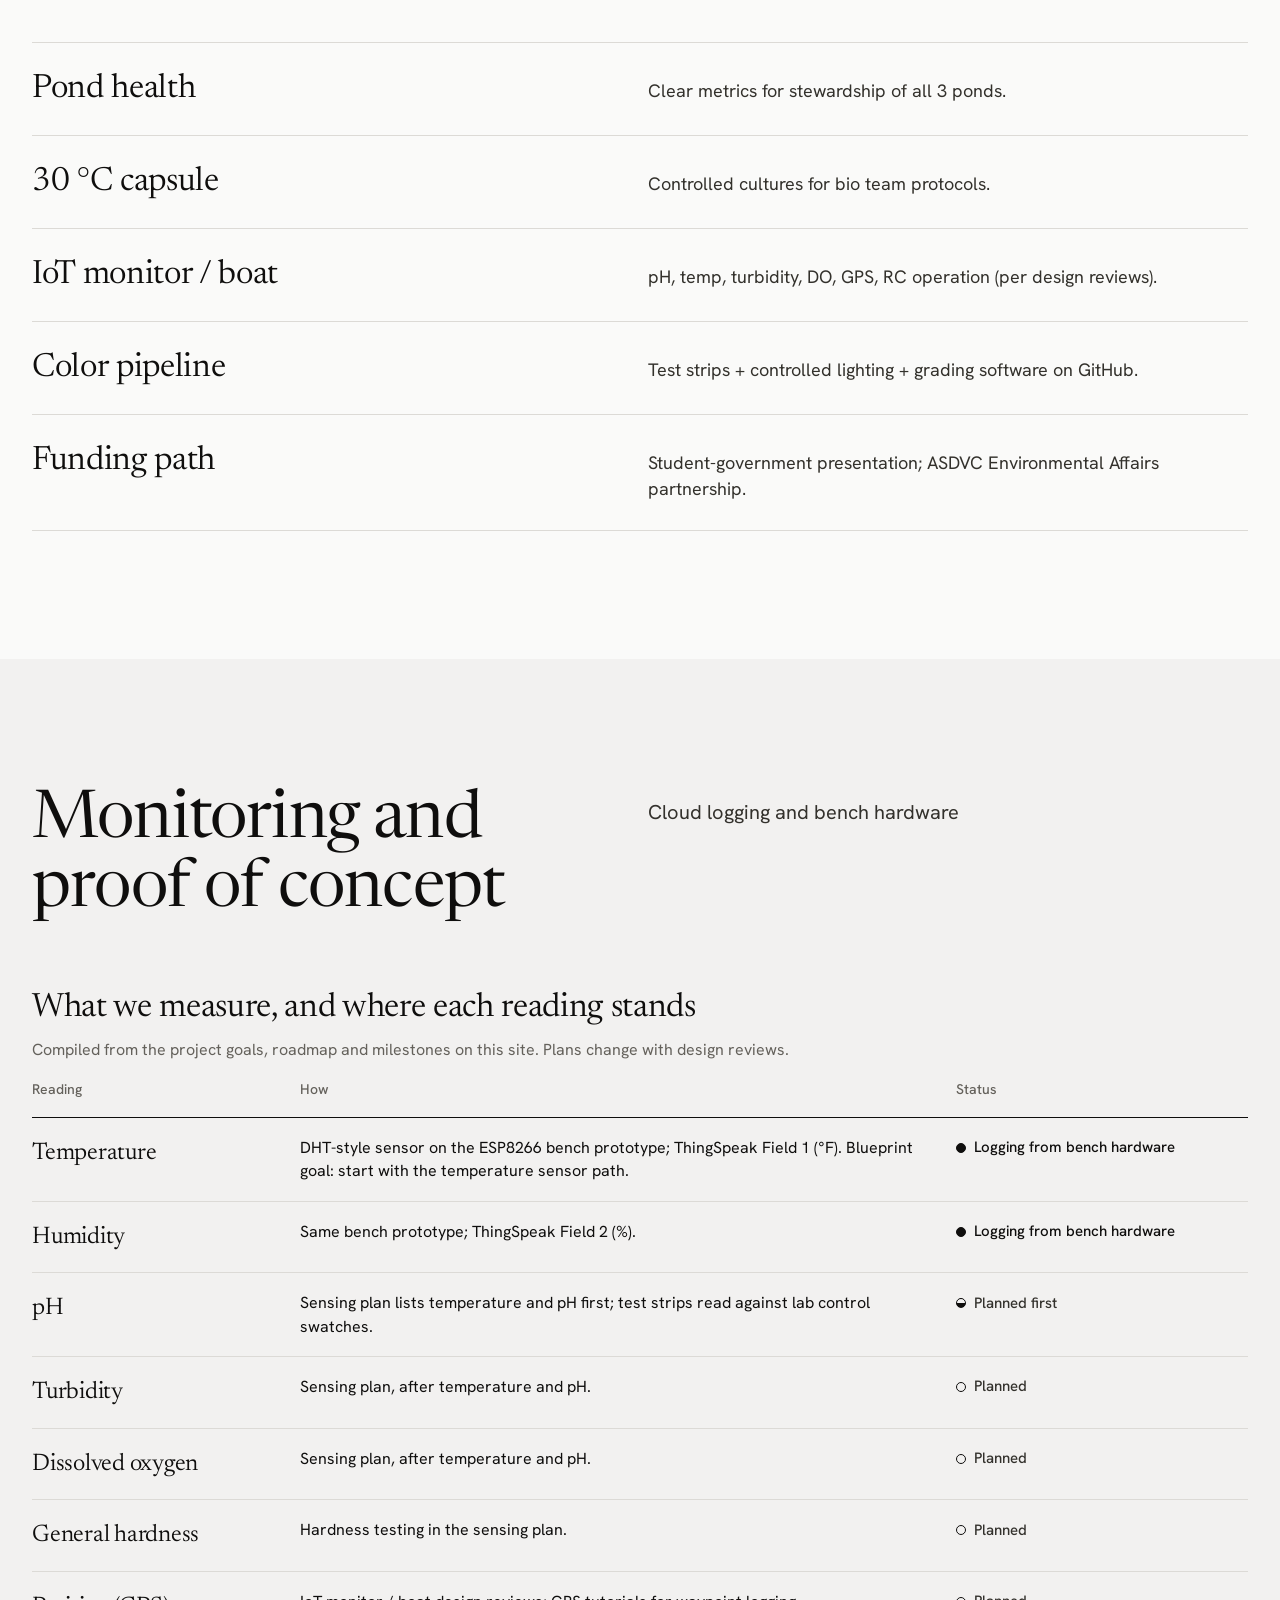
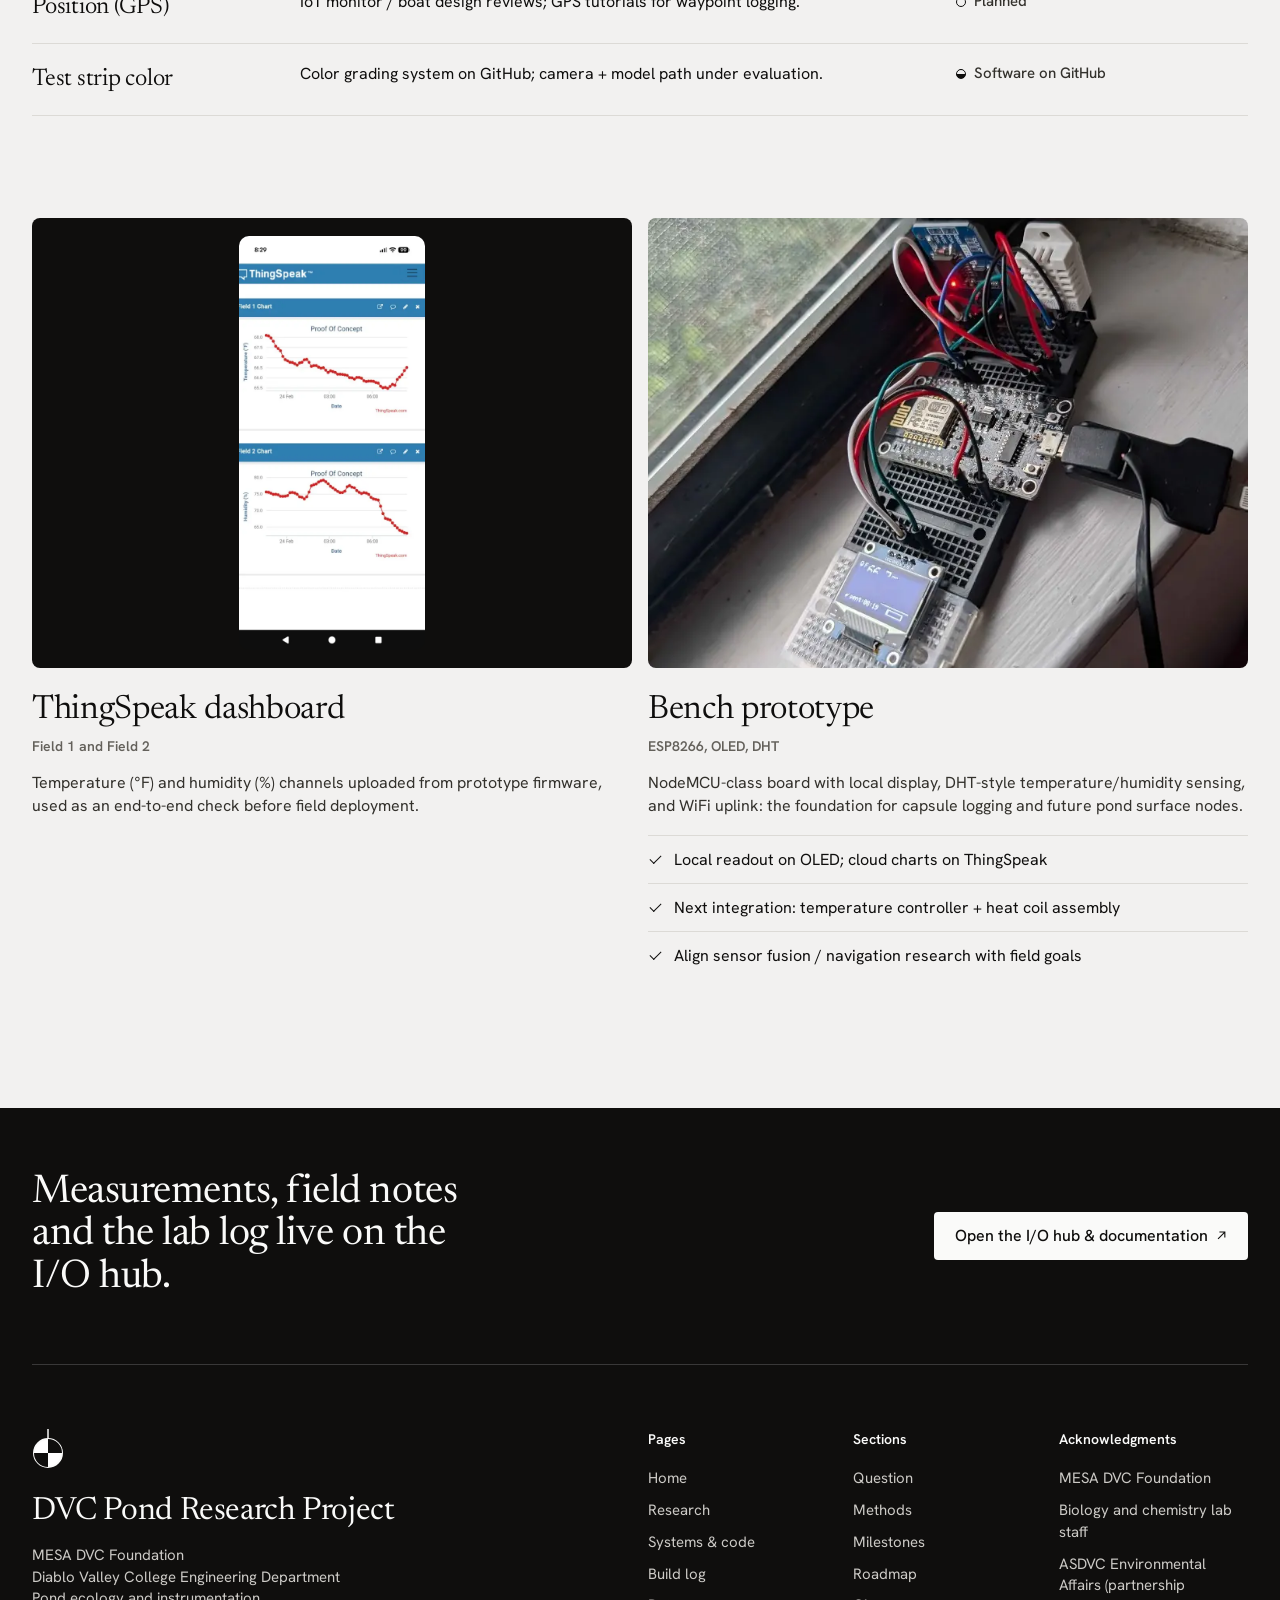
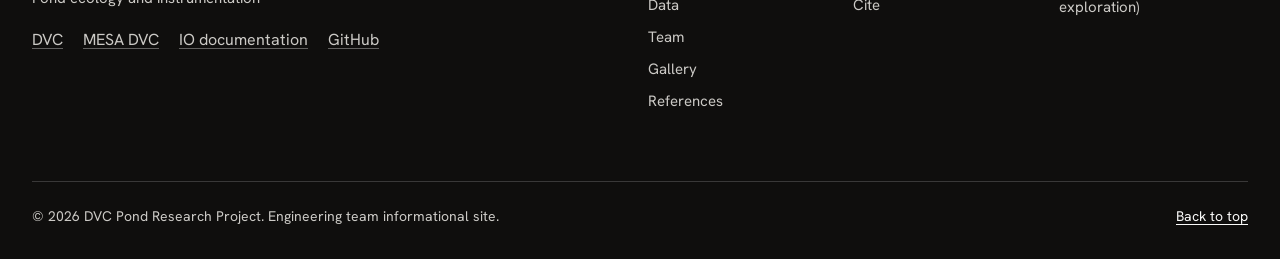
<file: research.html>
<!DOCTYPE html>
<html lang="en">
<head>
  <meta charset="UTF-8" />
  <meta name="viewport" content="width=device-width, initial-scale=1" />
  <title>Research: mission and methods | DVC Pond Research Project</title>
  <meta name="description" content="Why the 3 Diablo Valley College ponds need faster, repeatable sampling, and how the engineering team measures them." />
  <meta property="og:title" content="Research: mission and methods | DVC Pond Research Project" />
  <meta property="og:description" content="Why the 3 Diablo Valley College ponds need faster, repeatable sampling, and how the engineering team measures them." />
  <meta property="og:type" content="website" />
  <meta property="og:url" content="https://shadowesu.github.io/engineering-pond-website/research.html" />
  <meta property="og:image" content="https://shadowesu.github.io/engineering-pond-website/assets/img/IMG_5968-wide-1376.webp" />
  <link rel="icon" href="data:image/svg+xml,%3Csvg xmlns='http://www.w3.org/2000/svg' viewBox='0 0 32 32'%3E%3Ccircle cx='16' cy='16' r='14' fill='%23fff' stroke='%23000' stroke-width='2'/%3E%3Cpath d='M16 16V2a14 14 0 0 1 14 14zM16 16v14A14 14 0 0 1 2 16z' fill='%23000'/%3E%3C/svg%3E" />
  <meta name="theme-color" content="#fafaf9" />
  <link rel="preconnect" href="https://fonts.googleapis.com" />
  <link rel="preconnect" href="https://fonts.gstatic.com" crossorigin />
  <link rel="stylesheet" href="https://fonts.googleapis.com/css2?family=Hanken+Grotesk:wght@400..600&family=Newsreader:opsz,wght@6..72,300..500&display=swap" />
  <link rel="stylesheet" href="styles.css" />
  <script>
    document.documentElement.classList.add("js");
    setTimeout(function () { var h = document.querySelector(".hero"); if (h) h.classList.add("is-in"); }, 3000);
  </script>
</head>
<body>
  <a class="skip-link" href="#main">Skip to content</a>

  <svg width="0" height="0" style="position:absolute" aria-hidden="true" focusable="false">
    <symbol id="i-ext" viewBox="0 0 16 16"><path d="M5 3h8v8M13 3 3 13" fill="none" stroke="currentColor" stroke-width="1.6"/></symbol>
    <symbol id="i-secchi" viewBox="0 0 32 40"><path d="M16 0v10" style="stroke: var(--rope, currentColor)" stroke-width="1.5"/><circle cx="16" cy="24" r="14" fill="#fff" style="stroke: var(--ring, currentColor)" stroke-width="2"/><path d="M16 24V10a14 14 0 0 1 14 14zM16 24v14A14 14 0 0 1 2 24z" fill="currentColor"/></symbol>
  </svg>

  <div class="topbar">
    <p class="wrap">Spring 2026 cohort: active and in progress. <a href="https://shadowesu.github.io/dvcpondresearch/" target="_blank" rel="noopener noreferrer">Open the I/O hub<span class="vh"> (opens in a new tab)</span></a></p>
  </div>
  <header class="site-header" id="top">
    <div class="header-inner wrap">
      <a class="brand" href="index.html" aria-label="DVC Pond Research Engineers, MESA engineering team: home">
        <svg class="brand-mark" width="20" height="25" aria-hidden="true"><use href="#i-secchi"/></svg>
        <span class="brand-title">DVC Pond Research</span>
      </a>
      <nav class="site-nav" id="site-nav" aria-label="Site">
        <ul class="nav-list">
          <li><a class="nav-link" href="research.html" aria-current="page">Research</a></li>
          <li><a class="nav-link" href="systems.html">Systems</a></li>
          <li><a class="nav-link" href="build.html">Build</a></li>
          <li><a class="nav-link" href="data.html">Data</a></li>
          <li><a class="nav-link" href="team.html">Team</a></li>
          <li><a class="nav-link" href="gallery.html">Gallery</a></li>
          <li><a class="nav-link" href="references.html">References</a></li>
        </ul>
      </nav>
      <div class="header-actions">
        <a class="btn btn-outline btn-sm" href="references.html#cite">Cite</a>
        <a class="btn btn-solid btn-sm" href="https://shadowesu.github.io/dvcpondresearch/" target="_blank" rel="noopener noreferrer">I/O hub<svg class="i-ext" aria-hidden="true"><use href="#i-ext"/></svg><span class="vh"> (opens in a new tab)</span></a>
        <button type="button" class="nav-toggle" aria-expanded="false" aria-controls="site-nav" aria-label="Menu">
          <span class="nav-toggle-bars" aria-hidden="true"></span>
        </button>
      </div>
    </div>
    <div class="scroll-meter" aria-hidden="true"><span class="scroll-meter-fill"></span></div>
  </header>

  <main id="main">
    <section class="section tone-light hero page-hero" id="mission" aria-labelledby="mission-title">
      <div class="wrap">
        <div class="grid hero-grid">
          <div class="c-l">
            <p class="eyebrow">Research</p>
            <h1 class="t-display hero-title" id="mission-title"><span class="line"><span>Mission and</span></span><span class="line"><span>problem framing</span></span></h1>
          </div>
          <div class="hero-side c-r">
            <p class="lead">Stakeholders, ponds and sampling efficiency</p>
          </div>
        </div>
      </div>
    </section>

    <section class="section tone-light" aria-label="Problem framing">
      <div class="wrap grid research-grid">
        <div class="c-l" role="group" aria-label="Manual sampling time">
          <p class="sampling-figure">2–3<span> hours</span></p>
          <p class="sampling-text lead">for a team of 5 to sample the ponds by hand, across multiple sites. Faster, repeatable sampling is the problem this team is working on.</p>
        </div>
        <div class="c-r">
          <div class="prose prose-lg">
            <p>The 3 DVC ponds support turtles, ducks, geese, and other wildlife. Observations note murky water, algae on walls, and occasional stressed fauna; circulation and aeration may be limiting factors. Manual sampling has taken <strong>2–3 hours for a team of 5</strong> across multiple sites, which is slow for decision-grade monitoring.</p>
            <p>We are building <strong>repeatable instrumentation</strong> (lab capsule, bench IoT, and surface/underwater platforms) so biology and engineering can share aligned datasets, from bacteria cultures at ~30&nbsp;°C to field temperature, pH, and turbidity traces.</p>
          </div>
          <figure>
            <div class="photo"><img src="assets/img/IMG_9301-480.webp" srcset="assets/img/IMG_9301-480.webp 480w, assets/img/IMG_9301-768.webp 768w" sizes="(min-width: 1024px) 48vw, 92vw" width="768" height="1024" loading="lazy" decoding="async" alt="2 plastic sample bottles with Pond handwritten on the labels" /></div>
            <figcaption>Sample bottles labelled Pond, in the lab.</figcaption>
          </figure>
        </div>
      </div>
    </section>

    <section class="section tone-light" aria-labelledby="glance-title">
      <div class="wrap">
        <div class="grid head-split">
          <h2 class="t-h2 c-l" id="glance-title">At a glance</h2>
        </div>
        <ul class="rows">
          <li class="grid"><strong class="c-l">Pond health</strong><span class="c-r">Clear metrics for stewardship of all 3 ponds.</span></li>
          <li class="grid"><strong class="c-l">30&nbsp;°C capsule</strong><span class="c-r">Controlled cultures for bio team protocols.</span></li>
          <li class="grid"><strong class="c-l">IoT monitor / boat</strong><span class="c-r">pH, temp, turbidity, DO, GPS, RC operation (per design reviews).</span></li>
          <li class="grid"><strong class="c-l">Color pipeline</strong><span class="c-r">Test strips + controlled lighting + grading software on GitHub.</span></li>
          <li class="grid"><strong class="c-l">Funding path</strong><span class="c-r">Student-government presentation; ASDVC Environmental Affairs partnership.</span></li>
        </ul>
      </div>
    </section>

    <section class="section tone-alt" id="monitoring" aria-labelledby="monitoring-title">
      <div class="wrap">
        <div class="grid head-split">
          <h2 class="t-h2 c-l" id="monitoring-title">Monitoring and proof of concept</h2>
          <p class="lead c-r">Cloud logging and bench hardware</p>
        </div>
        <div class="measure">
          <h3 class="t-h3">What we measure, and where each reading stands</h3>
          <p class="measure-note muted">Compiled from the project goals, roadmap and milestones on this site. Plans change with design reviews.</p>
          <div class="table-scroll" tabindex="0" role="region" aria-label="Measurement plan table">
            <table class="measure-table">
              <thead>
                <tr><th scope="col">Reading</th><th scope="col">How</th><th scope="col">Status</th></tr>
              </thead>
              <tbody>
                <tr><th scope="row">Temperature</th><td>DHT-style sensor on the ESP8266 bench prototype; ThingSpeak Field 1 (°F). Blueprint goal: start with the temperature sensor path.</td><td><span class="state state-live">Logging from bench hardware</span></td></tr>
                <tr><th scope="row">Humidity</th><td>Same bench prototype; ThingSpeak Field 2 (%).</td><td><span class="state state-live">Logging from bench hardware</span></td></tr>
                <tr><th scope="row">pH</th><td>Sensing plan lists temperature and pH first; test strips read against lab control swatches.</td><td><span class="state state-next">Planned first</span></td></tr>
                <tr><th scope="row">Turbidity</th><td>Sensing plan, after temperature and pH.</td><td><span class="state">Planned</span></td></tr>
                <tr><th scope="row">Dissolved oxygen</th><td>Sensing plan, after temperature and pH.</td><td><span class="state">Planned</span></td></tr>
                <tr><th scope="row">General hardness</th><td>Hardness testing in the sensing plan.</td><td><span class="state">Planned</span></td></tr>
                <tr><th scope="row">Position (GPS)</th><td>IoT monitor / boat design reviews; GPS tutorials for waypoint logging.</td><td><span class="state">Planned</span></td></tr>
                <tr><th scope="row">Test strip color</th><td>Color grading system on GitHub; camera + model path under evaluation.</td><td><span class="state state-next">Software on GitHub</span></td></tr>
              </tbody>
            </table>
          </div>
        </div>

        <div class="grid instruments" style="row-gap: 56px">
          <article class="instrument c-l">
            <figure class="photo instrument-phone">
              <img src="assets/img/image-9a50-460.webp" width="460" height="1024" loading="lazy" decoding="async" alt="ThingSpeak mobile dashboard showing temperature and humidity proof-of-concept charts" />
            </figure>
            <div>
              <h3 class="t-h3">ThingSpeak dashboard</h3>
              <p class="instrument-tags">Field 1 and Field 2</p>
              <p>Temperature (°F) and humidity (%) channels uploaded from prototype firmware, used as an end-to-end check before field deployment.</p>
            </div>
          </article>
          <article class="instrument c-r">
            <figure class="photo"><img src="assets/img/image-a8b3-480.webp" srcset="assets/img/image-a8b3-480.webp 480w, assets/img/image-a8b3-771.webp 771w" sizes="(min-width: 1024px) 48vw, 92vw" width="771" height="1024" loading="lazy" decoding="async" alt="NodeMCU ESP8266 on a breadboard with OLED display and DHT sensor, wired on a windowsill" /></figure>
            <div>
              <h3 class="t-h3">Bench prototype</h3>
              <p class="instrument-tags">ESP8266, OLED, DHT</p>
              <p>NodeMCU-class board with local display, DHT-style temperature/humidity sensing, and WiFi uplink: the foundation for capsule logging and future pond surface nodes.</p>
              <ul class="ticks">
                <li>Local readout on OLED; cloud charts on ThingSpeak</li>
                <li>Next integration: temperature controller + heat coil assembly</li>
                <li>Align sensor fusion / navigation research with field goals</li>
              </ul>
            </div>
          </article>
        </div>
      </div>
    </section>
  </main>

  <footer class="site-footer">
    <div class="wrap">
      <div class="footer-cta">
        <p>Measurements, field notes and the lab log live on the I/O hub.</p>
        <a class="btn btn-light" href="https://shadowesu.github.io/dvcpondresearch/" target="_blank" rel="noopener noreferrer">Open the I/O hub &amp; documentation<svg class="i-ext" aria-hidden="true"><use href="#i-ext"/></svg><span class="vh"> (opens in a new tab)</span></a>
      </div>
      <div class="grid footer-grid">
        <div class="footer-brand">
          <svg class="footer-mark" width="32" height="40" aria-hidden="true"><use href="#i-secchi"/></svg>
          <p class="footer-wordmark">DVC Pond Research Project</p>
          <p>MESA DVC Foundation</p>
          <p>Diablo Valley College Engineering Department</p>
          <p>Pond ecology and instrumentation</p>
          <ul class="footer-links">
            <li><a href="https://www.dvc.edu/" target="_blank" rel="noopener noreferrer">DVC<span class="vh"> (opens in a new tab)</span></a></li>
            <li><a href="https://www.dvc.edu/academics/learning-communities/mesa-program" target="_blank" rel="noopener noreferrer">MESA DVC<span class="vh"> (opens in a new tab)</span></a></li>
            <li><a href="https://shadowesu.github.io/dvcpondresearch/" target="_blank" rel="noopener noreferrer">IO documentation<span class="vh"> (opens in a new tab)</span></a></li>
            <li><a href="https://github.com/ShadowEsu/dvcpondresearch" target="_blank" rel="noopener noreferrer">GitHub<span class="vh"> (opens in a new tab)</span></a></li>
          </ul>
        </div>
        <nav class="footer-col" aria-label="Pages">
          <p class="footer-title">Pages</p>
          <ul>
            <li><a href="index.html">Home</a></li>
            <li><a href="research.html">Research</a></li>
            <li><a href="systems.html">Systems &amp; code</a></li>
            <li><a href="build.html">Build log</a></li>
            <li><a href="data.html">Data</a></li>
            <li><a href="team.html">Team</a></li>
            <li><a href="gallery.html">Gallery</a></li>
            <li><a href="references.html">References</a></li>
          </ul>
        </nav>
        <nav class="footer-col" aria-label="Sections">
          <p class="footer-title">Sections</p>
          <ul>
            <li><a href="research.html#mission">Question</a></li>
            <li><a href="research.html#monitoring">Methods</a></li>
            <li><a href="data.html#progress">Milestones</a></li>
            <li><a href="data.html#roadmap">Roadmap</a></li>
            <li><a href="references.html#cite">Cite</a></li>
          </ul>
        </nav>
        <div class="footer-col">
          <p class="footer-title">Acknowledgments</p>
          <ul>
            <li>MESA DVC Foundation</li>
            <li>Biology and chemistry lab staff</li>
            <li>ASDVC Environmental Affairs (partnership exploration)</li>
          </ul>
        </div>
      </div>
      <div class="footer-bar">
        <p>© <span id="year">2026</span> DVC Pond Research Project. Engineering team informational site.</p>
        <a href="#top" class="to-top">Back to top</a>
      </div>
    </div>
  </footer>

  <script src="main.js" defer></script>
</body>
</html>
</file>
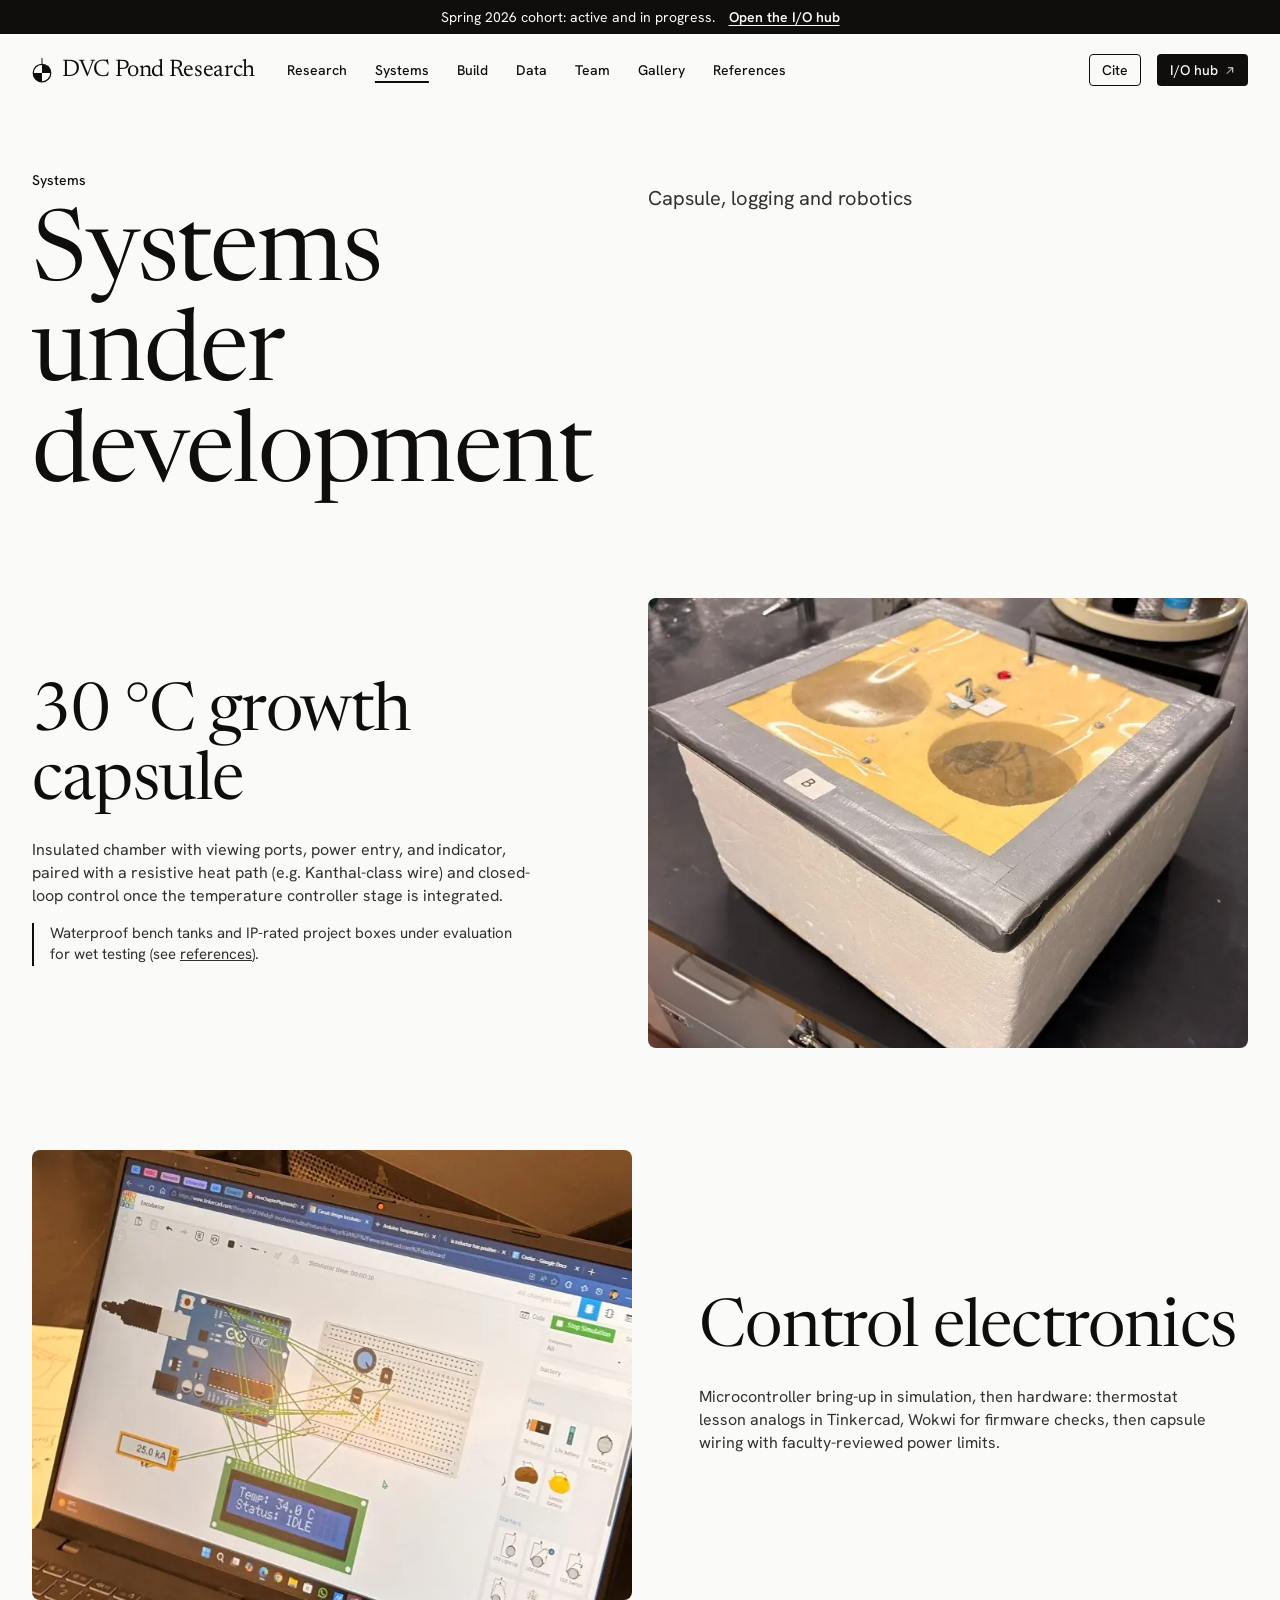
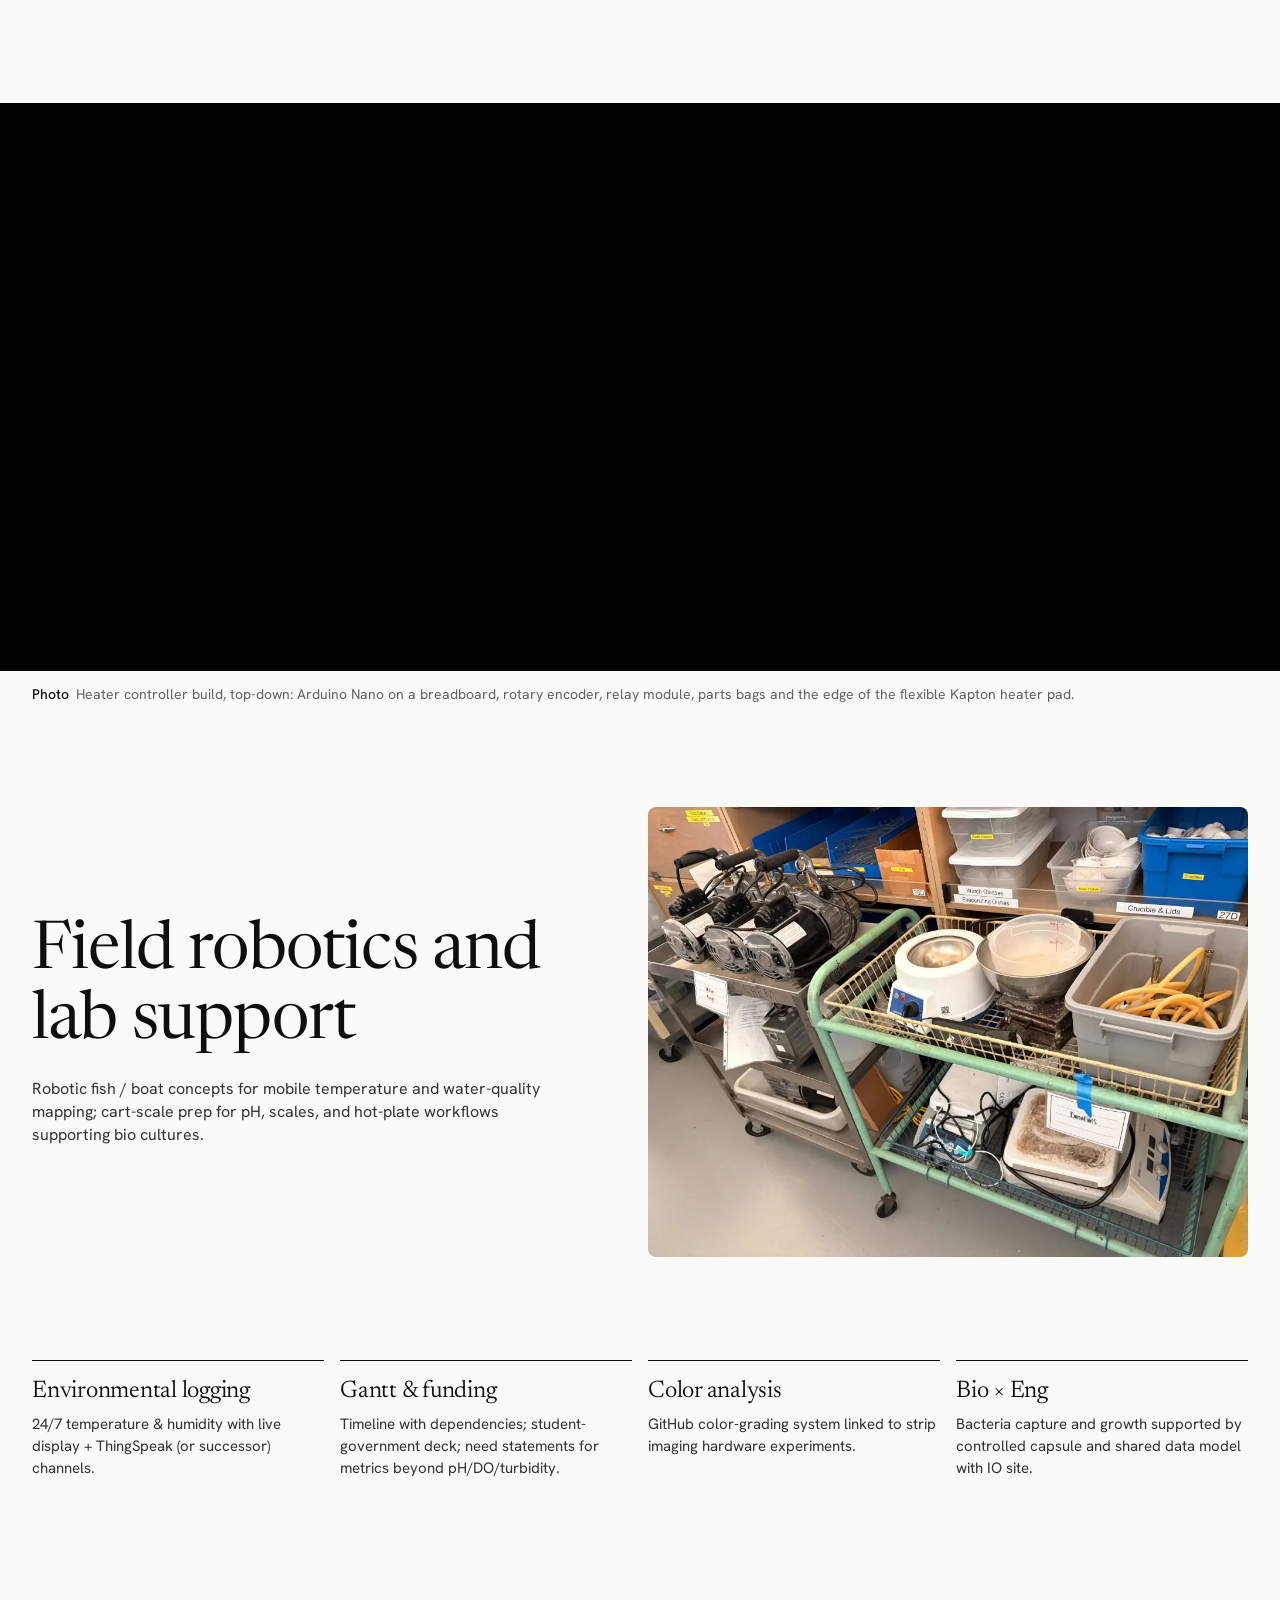
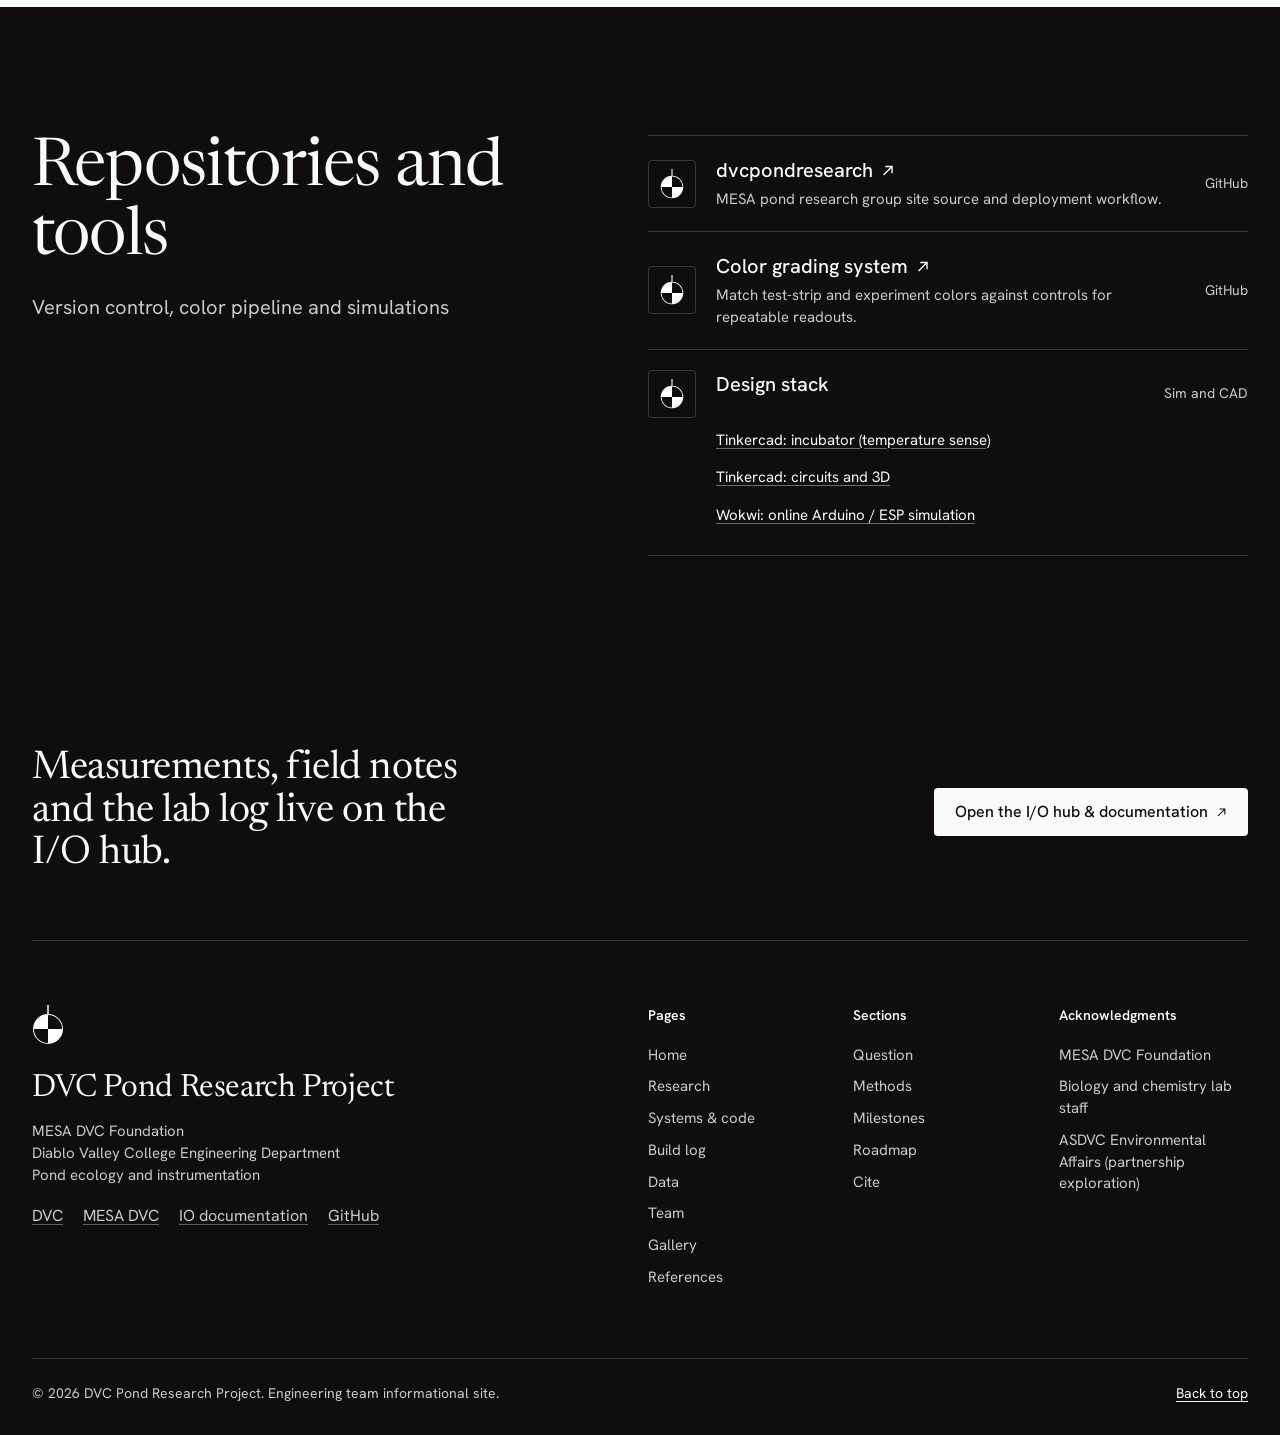
<file: systems.html>
<!DOCTYPE html>
<html lang="en">
<head>
  <meta charset="UTF-8" />
  <meta name="viewport" content="width=device-width, initial-scale=1" />
  <title>Systems and code | DVC Pond Research Project</title>
  <meta name="description" content="The 30 °C growth capsule, control electronics, field robotics, workstreams and the team's repositories and tools." />
  <meta property="og:title" content="Systems and code | DVC Pond Research Project" />
  <meta property="og:description" content="The 30 °C growth capsule, control electronics, field robotics, workstreams and the team's repositories and tools." />
  <meta property="og:type" content="website" />
  <meta property="og:url" content="https://shadowesu.github.io/engineering-pond-website/systems.html" />
  <meta property="og:image" content="https://shadowesu.github.io/engineering-pond-website/assets/img/IMG_5968-wide-1376.webp" />
  <link rel="icon" href="data:image/svg+xml,%3Csvg xmlns='http://www.w3.org/2000/svg' viewBox='0 0 32 32'%3E%3Ccircle cx='16' cy='16' r='14' fill='%23fff' stroke='%23000' stroke-width='2'/%3E%3Cpath d='M16 16V2a14 14 0 0 1 14 14zM16 16v14A14 14 0 0 1 2 16z' fill='%23000'/%3E%3C/svg%3E" />
  <meta name="theme-color" content="#fafaf9" />
  <link rel="preconnect" href="https://fonts.googleapis.com" />
  <link rel="preconnect" href="https://fonts.gstatic.com" crossorigin />
  <link rel="stylesheet" href="https://fonts.googleapis.com/css2?family=Hanken+Grotesk:wght@400..600&family=Newsreader:opsz,wght@6..72,300..500&display=swap" />
  <link rel="stylesheet" href="styles.css" />
  <script>
    document.documentElement.classList.add("js");
    setTimeout(function () { var h = document.querySelector(".hero"); if (h) h.classList.add("is-in"); }, 3000);
  </script>
</head>
<body>
  <a class="skip-link" href="#main">Skip to content</a>

  <svg width="0" height="0" style="position:absolute" aria-hidden="true" focusable="false">
    <symbol id="i-ext" viewBox="0 0 16 16"><path d="M5 3h8v8M13 3 3 13" fill="none" stroke="currentColor" stroke-width="1.6"/></symbol>
    <symbol id="i-secchi" viewBox="0 0 32 40"><path d="M16 0v10" style="stroke: var(--rope, currentColor)" stroke-width="1.5"/><circle cx="16" cy="24" r="14" fill="#fff" style="stroke: var(--ring, currentColor)" stroke-width="2"/><path d="M16 24V10a14 14 0 0 1 14 14zM16 24v14A14 14 0 0 1 2 24z" fill="currentColor"/></symbol>
  </svg>

  <div class="topbar">
    <p class="wrap">Spring 2026 cohort: active and in progress. <a href="https://shadowesu.github.io/dvcpondresearch/" target="_blank" rel="noopener noreferrer">Open the I/O hub<span class="vh"> (opens in a new tab)</span></a></p>
  </div>
  <header class="site-header" id="top">
    <div class="header-inner wrap">
      <a class="brand" href="index.html" aria-label="DVC Pond Research Engineers, MESA engineering team: home">
        <svg class="brand-mark" width="20" height="25" aria-hidden="true"><use href="#i-secchi"/></svg>
        <span class="brand-title">DVC Pond Research</span>
      </a>
      <nav class="site-nav" id="site-nav" aria-label="Site">
        <ul class="nav-list">
          <li><a class="nav-link" href="research.html">Research</a></li>
          <li><a class="nav-link" href="systems.html" aria-current="page">Systems</a></li>
          <li><a class="nav-link" href="build.html">Build</a></li>
          <li><a class="nav-link" href="data.html">Data</a></li>
          <li><a class="nav-link" href="team.html">Team</a></li>
          <li><a class="nav-link" href="gallery.html">Gallery</a></li>
          <li><a class="nav-link" href="references.html">References</a></li>
        </ul>
      </nav>
      <div class="header-actions">
        <a class="btn btn-outline btn-sm" href="references.html#cite">Cite</a>
        <a class="btn btn-solid btn-sm" href="https://shadowesu.github.io/dvcpondresearch/" target="_blank" rel="noopener noreferrer">I/O hub<svg class="i-ext" aria-hidden="true"><use href="#i-ext"/></svg><span class="vh"> (opens in a new tab)</span></a>
        <button type="button" class="nav-toggle" aria-expanded="false" aria-controls="site-nav" aria-label="Menu">
          <span class="nav-toggle-bars" aria-hidden="true"></span>
        </button>
      </div>
    </div>
    <div class="scroll-meter" aria-hidden="true"><span class="scroll-meter-fill"></span></div>
  </header>

  <main id="main">
    <section class="section tone-light hero page-hero" id="engineering" aria-labelledby="engineering-title">
      <div class="wrap">
        <div class="grid hero-grid">
          <div class="c-l">
            <p class="eyebrow">Systems</p>
            <h1 class="t-display hero-title" id="engineering-title"><span class="line"><span>Systems under</span></span><span class="line"><span>development</span></span></h1>
          </div>
          <div class="hero-side c-r">
            <p class="lead">Capsule, logging and robotics</p>
          </div>
        </div>
      </div>
    </section>

    <section class="section tone-light" aria-label="Systems">
      <div class="wrap">
        <article class="grid feature" id="capsule">
          <div class="feature-text">
            <h3 class="t-h2">30&nbsp;°C growth capsule</h3>
            <p>Insulated chamber with viewing ports, power entry, and indicator, paired with a resistive heat path (e.g. Kanthal-class wire) and closed-loop control once the temperature controller stage is integrated.</p>
            <p class="feature-note">Waterproof bench tanks and IP-rated project boxes under evaluation for wet testing (see <a href="references.html">references</a>).</p>
          </div>
          <figure class="photo"><img src="assets/img/IMG_9290-480.webp" srcset="assets/img/IMG_9290-480.webp 480w, assets/img/IMG_9290-768.webp 768w" sizes="(min-width: 1024px) 48vw, 92vw" width="768" height="1024" loading="lazy" decoding="async" alt="Insulated prototype capsule with 2 round viewing ports on a lab bench" /></figure>
        </article>
        <article class="grid feature feature-flip" id="control">
          <div class="feature-text">
            <h3 class="t-h2">Control electronics</h3>
            <p>Microcontroller bring-up in simulation, then hardware: thermostat lesson analogs in Tinkercad, Wokwi for firmware checks, then capsule wiring with faculty-reviewed power limits.</p>
          </div>
          <figure class="photo"><img src="assets/img/IMG_9292-480.webp" srcset="assets/img/IMG_9292-480.webp 480w, assets/img/IMG_9292-768.webp 768w" sizes="(min-width: 1024px) 48vw, 92vw" width="768" height="1024" loading="lazy" decoding="async" alt="Laptop showing an Arduino circuit simulation with an LCD in Tinkercad" /></figure>
        </article>
      </div>

      <figure class="band-wrap">
        <div class="water band" data-water="band">
          <img class="media-img" src="assets/img/IMG_5969-band-800.webp" srcset="assets/img/IMG_5969-band-800.webp 800w, assets/img/IMG_5969-band-1600.webp 1600w, assets/img/IMG_5969-band-2880.webp 2880w" sizes="100vw" width="2880" height="1280" loading="lazy" decoding="async" alt="Top-down view of the bench: an Arduino Nano on a breadboard with jumper wires, a rotary encoder, a relay module held in a hand, parts bags and the corner of a yellow Kapton heater pad" />
          <canvas class="media-water" aria-hidden="true"></canvas>
        </div>
        <figcaption class="media-cap"><span><span class="dim">Photo</span>Heater controller build, top-down: Arduino Nano on a breadboard, rotary encoder, relay module, parts bags and the edge of the flexible Kapton heater pad.</span></figcaption>
      </figure>

      <div class="wrap">
        <article class="grid feature" id="robotics">
          <div class="feature-text">
            <h3 class="t-h2">Field robotics and lab support</h3>
            <p>Robotic fish / boat concepts for mobile temperature and water-quality mapping; cart-scale prep for pH, scales, and hot-plate workflows supporting bio cultures.</p>
          </div>
          <figure class="photo"><img src="assets/img/IMG_9303-480.webp" srcset="assets/img/IMG_9303-480.webp 480w, assets/img/IMG_9303-1024.webp 1024w" sizes="(min-width: 1024px) 48vw, 92vw" width="1024" height="768" loading="lazy" decoding="async" alt="Lab carts holding a heating mantle, tubing and vacuum pumps" /></figure>
        </article>

        <ul class="cols-4 workstreams">
          <li><h3>Environmental logging</h3><p>24/7 temperature &amp; humidity with live display + ThingSpeak (or successor) channels.</p></li>
          <li><h3>Gantt &amp; funding</h3><p>Timeline with dependencies; student-government deck; need statements for metrics beyond pH/DO/turbidity.</p></li>
          <li><h3>Color analysis</h3><p>GitHub color-grading system linked to strip imaging hardware experiments.</p></li>
          <li><h3>Bio × Eng</h3><p>Bacteria capture and growth supported by controlled capsule and shared data model with IO site.</p></li>
        </ul>
      </div>
    </section>

    <section class="section tone-dark" id="code" aria-labelledby="code-title">
      <div class="wrap grid link-grid">
        <div class="c-l">
          <h2 class="t-h2" id="code-title">Repositories and tools</h2>
          <p class="lead">Version control, color pipeline and simulations</p>
        </div>
        <ul class="link-list c-r">
          <li><a href="https://github.com/ShadowEsu/dvcpondresearch" target="_blank" rel="noopener noreferrer"><span class="ico"><svg aria-hidden="true"><use href="#i-secchi"/></svg></span><span class="name">dvcpondresearch<svg class="i-ext" aria-hidden="true"><use href="#i-ext"/></svg></span><span class="desc">MESA pond research group site source and deployment workflow.</span><span class="host">GitHub</span><span class="vh"> (opens in a new tab)</span></a></li>
          <li><a href="https://github.com/ShadowEsu/Color-Grading-System-Pond-Project-System" target="_blank" rel="noopener noreferrer"><span class="ico"><svg aria-hidden="true"><use href="#i-secchi"/></svg></span><span class="name">Color grading system<svg class="i-ext" aria-hidden="true"><use href="#i-ext"/></svg></span><span class="desc">Match test-strip and experiment colors against controls for repeatable readouts.</span><span class="host">GitHub</span><span class="vh"> (opens in a new tab)</span></a></li>
          <li><div class="link-static"><span class="ico"><svg aria-hidden="true"><use href="#i-secchi"/></svg></span><span class="name">Design stack</span><span class="host">Sim and CAD</span>
            <ul>
              <li><a href="https://www.tinkercad.com/things/fJQX1NhdqfI-incubator/editel" target="_blank" rel="noopener noreferrer">Tinkercad: incubator (temperature sense)<span class="vh"> (opens in a new tab)</span></a></li>
              <li><a href="https://www.tinkercad.com/" target="_blank" rel="noopener noreferrer">Tinkercad: circuits and 3D<span class="vh"> (opens in a new tab)</span></a></li>
              <li><a href="https://wokwi.com/" target="_blank" rel="noopener noreferrer">Wokwi: online Arduino / ESP simulation<span class="vh"> (opens in a new tab)</span></a></li>
            </ul>
          </div></li>
        </ul>
      </div>
    </section>
  </main>

  <footer class="site-footer">
    <div class="wrap">
      <div class="footer-cta">
        <p>Measurements, field notes and the lab log live on the I/O hub.</p>
        <a class="btn btn-light" href="https://shadowesu.github.io/dvcpondresearch/" target="_blank" rel="noopener noreferrer">Open the I/O hub &amp; documentation<svg class="i-ext" aria-hidden="true"><use href="#i-ext"/></svg><span class="vh"> (opens in a new tab)</span></a>
      </div>
      <div class="grid footer-grid">
        <div class="footer-brand">
          <svg class="footer-mark" width="32" height="40" aria-hidden="true"><use href="#i-secchi"/></svg>
          <p class="footer-wordmark">DVC Pond Research Project</p>
          <p>MESA DVC Foundation</p>
          <p>Diablo Valley College Engineering Department</p>
          <p>Pond ecology and instrumentation</p>
          <ul class="footer-links">
            <li><a href="https://www.dvc.edu/" target="_blank" rel="noopener noreferrer">DVC<span class="vh"> (opens in a new tab)</span></a></li>
            <li><a href="https://www.dvc.edu/academics/learning-communities/mesa-program" target="_blank" rel="noopener noreferrer">MESA DVC<span class="vh"> (opens in a new tab)</span></a></li>
            <li><a href="https://shadowesu.github.io/dvcpondresearch/" target="_blank" rel="noopener noreferrer">IO documentation<span class="vh"> (opens in a new tab)</span></a></li>
            <li><a href="https://github.com/ShadowEsu/dvcpondresearch" target="_blank" rel="noopener noreferrer">GitHub<span class="vh"> (opens in a new tab)</span></a></li>
          </ul>
        </div>
        <nav class="footer-col" aria-label="Pages">
          <p class="footer-title">Pages</p>
          <ul>
            <li><a href="index.html">Home</a></li>
            <li><a href="research.html">Research</a></li>
            <li><a href="systems.html">Systems &amp; code</a></li>
            <li><a href="build.html">Build log</a></li>
            <li><a href="data.html">Data</a></li>
            <li><a href="team.html">Team</a></li>
            <li><a href="gallery.html">Gallery</a></li>
            <li><a href="references.html">References</a></li>
          </ul>
        </nav>
        <nav class="footer-col" aria-label="Sections">
          <p class="footer-title">Sections</p>
          <ul>
            <li><a href="research.html#mission">Question</a></li>
            <li><a href="research.html#monitoring">Methods</a></li>
            <li><a href="data.html#progress">Milestones</a></li>
            <li><a href="data.html#roadmap">Roadmap</a></li>
            <li><a href="references.html#cite">Cite</a></li>
          </ul>
        </nav>
        <div class="footer-col">
          <p class="footer-title">Acknowledgments</p>
          <ul>
            <li>MESA DVC Foundation</li>
            <li>Biology and chemistry lab staff</li>
            <li>ASDVC Environmental Affairs (partnership exploration)</li>
          </ul>
        </div>
      </div>
      <div class="footer-bar">
        <p>© <span id="year">2026</span> DVC Pond Research Project. Engineering team informational site.</p>
        <a href="#top" class="to-top">Back to top</a>
      </div>
    </div>
  </footer>

  <script src="main.js" defer></script>
</body>
</html>
</file>
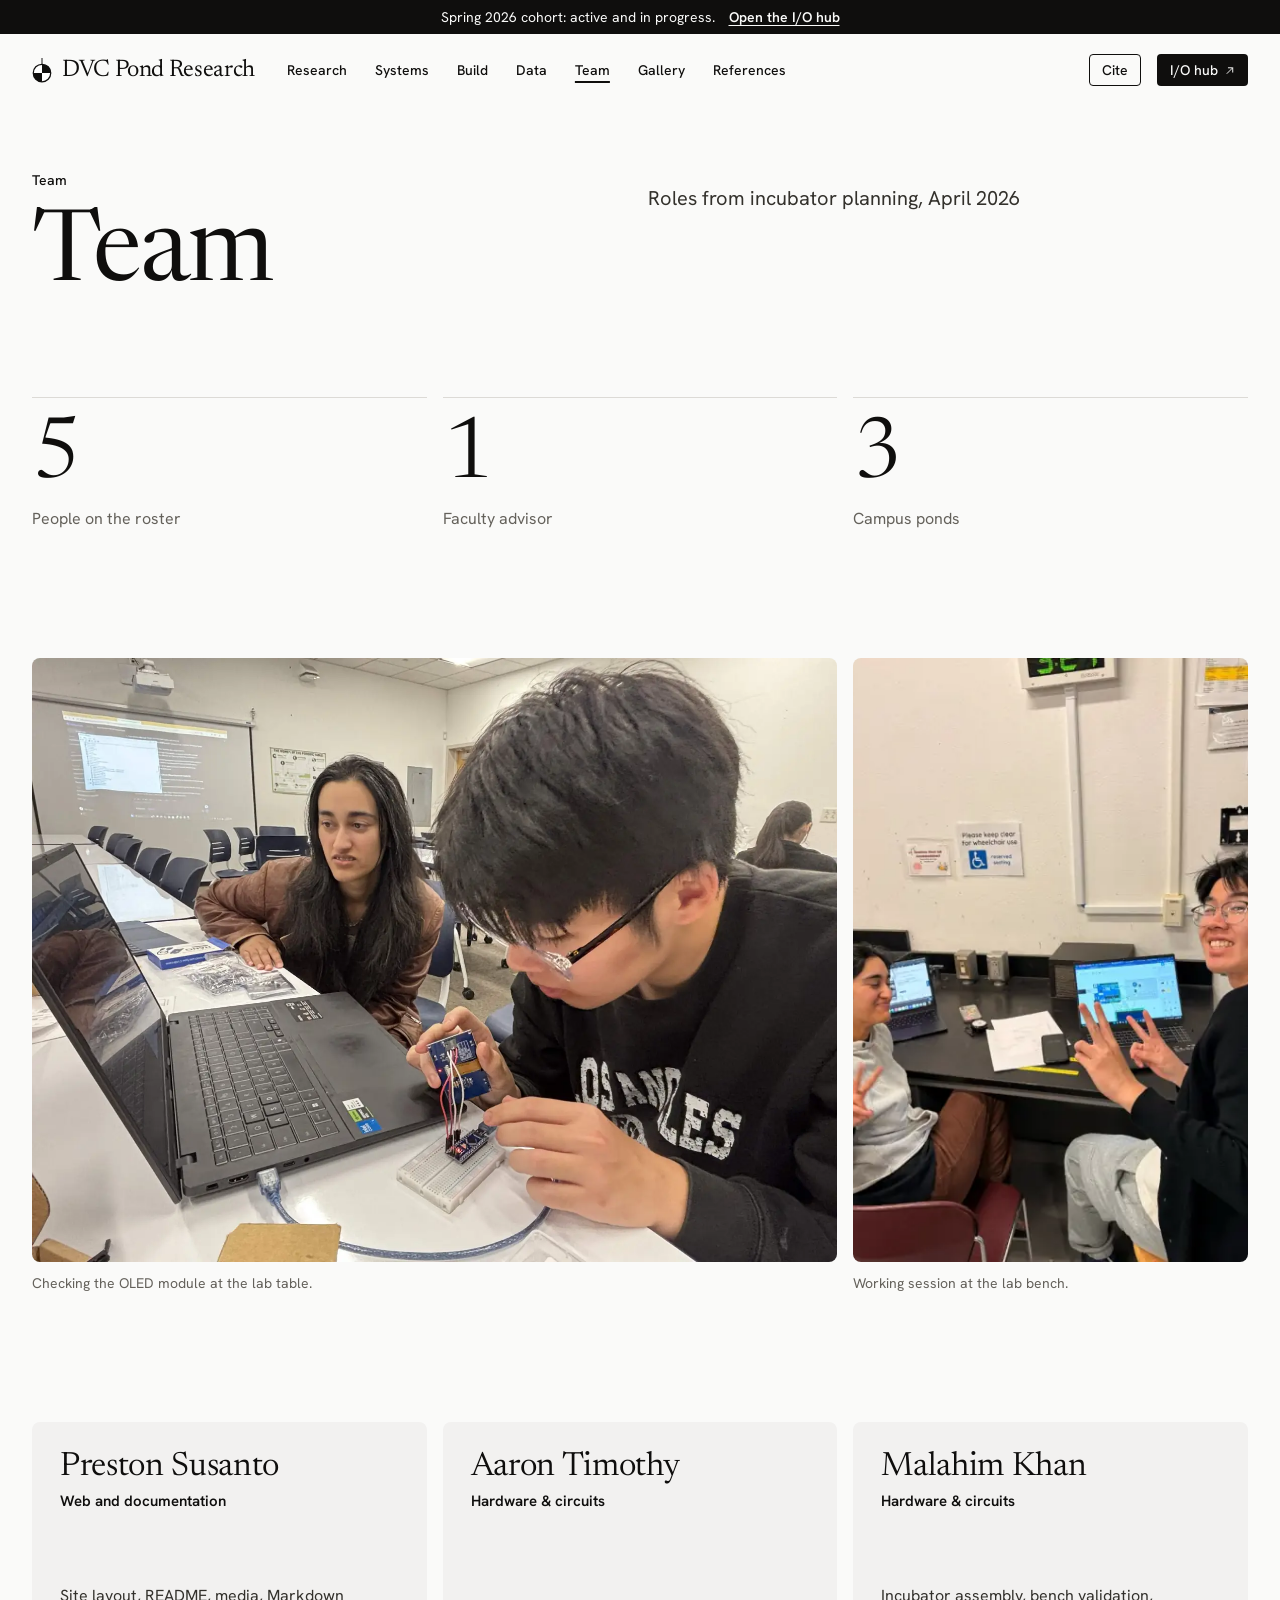
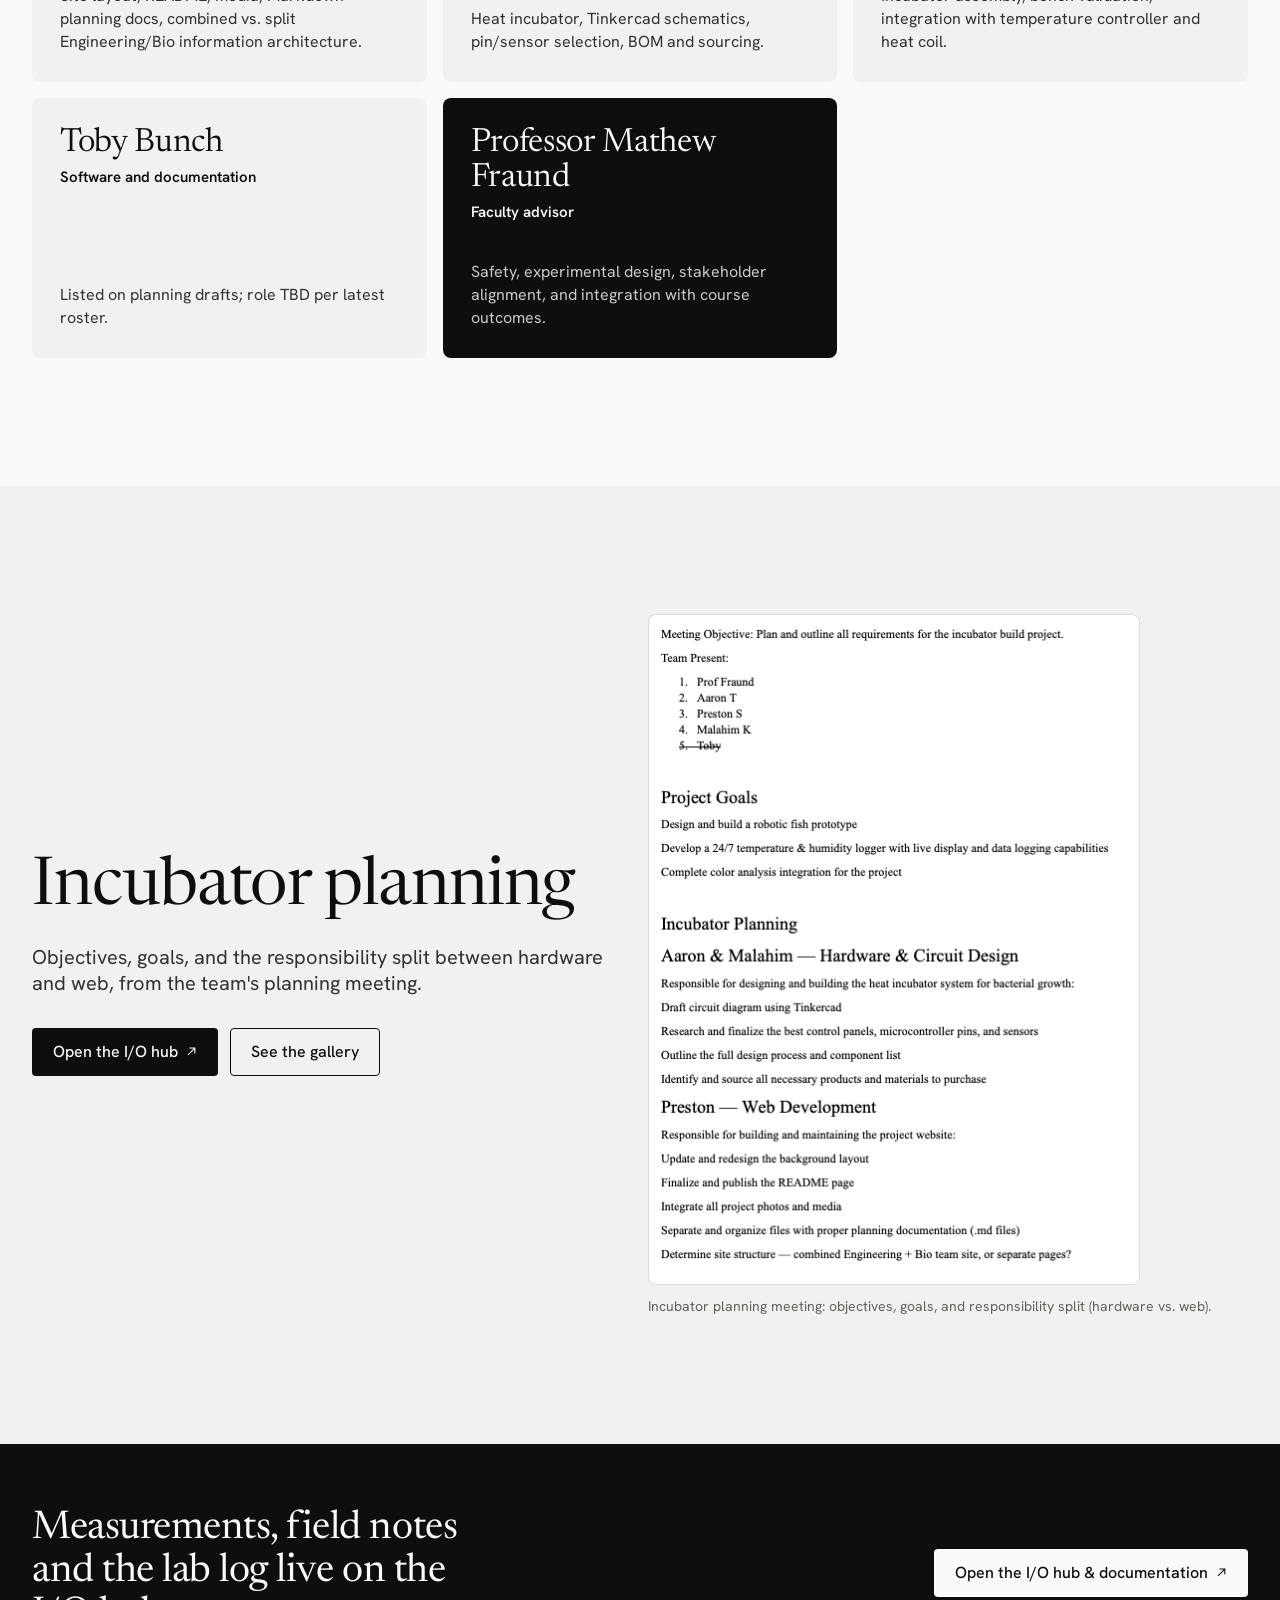
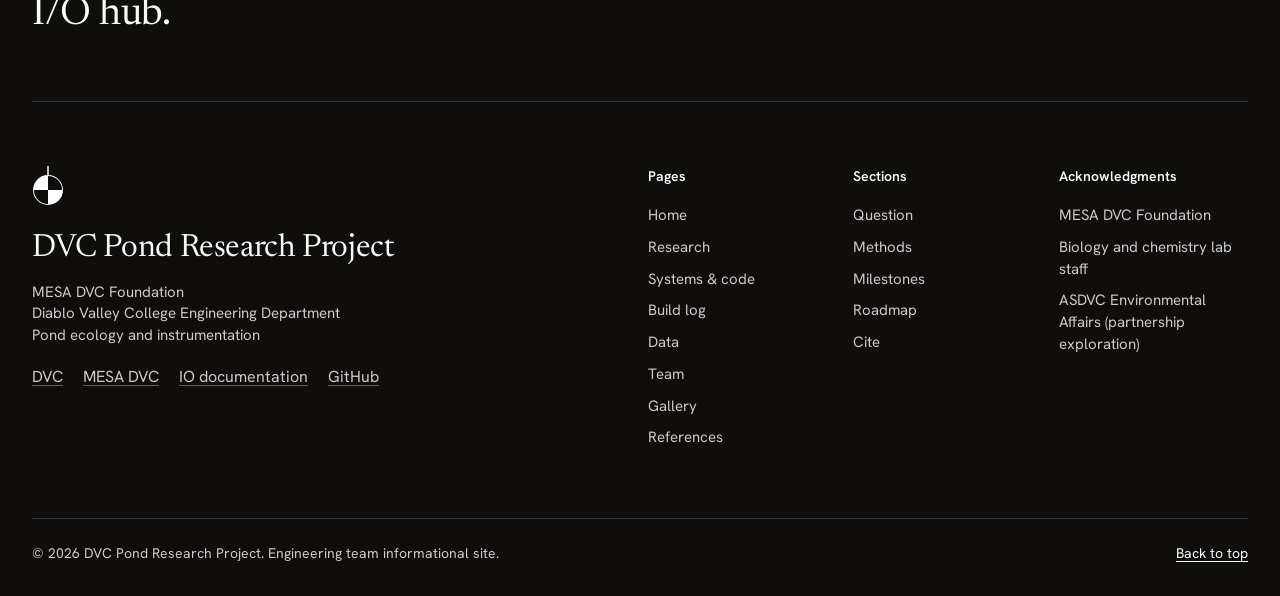
<file: team.html>
<!DOCTYPE html>
<html lang="en">
<head>
  <meta charset="UTF-8" />
  <meta name="viewport" content="width=device-width, initial-scale=1" />
  <title>Team | DVC Pond Research Project</title>
  <meta name="description" content="The DVC Pond Research engineering team: roles from incubator planning, April 2026, and the faculty advisor." />
  <meta property="og:title" content="Team | DVC Pond Research Project" />
  <meta property="og:description" content="The DVC Pond Research engineering team: roles from incubator planning, April 2026, and the faculty advisor." />
  <meta property="og:type" content="website" />
  <meta property="og:url" content="https://shadowesu.github.io/engineering-pond-website/team.html" />
  <meta property="og:image" content="https://shadowesu.github.io/engineering-pond-website/assets/img/IMG_5968-wide-1376.webp" />
  <link rel="icon" href="data:image/svg+xml,%3Csvg xmlns='http://www.w3.org/2000/svg' viewBox='0 0 32 32'%3E%3Ccircle cx='16' cy='16' r='14' fill='%23fff' stroke='%23000' stroke-width='2'/%3E%3Cpath d='M16 16V2a14 14 0 0 1 14 14zM16 16v14A14 14 0 0 1 2 16z' fill='%23000'/%3E%3C/svg%3E" />
  <meta name="theme-color" content="#fafaf9" />
  <link rel="preconnect" href="https://fonts.googleapis.com" />
  <link rel="preconnect" href="https://fonts.gstatic.com" crossorigin />
  <link rel="stylesheet" href="https://fonts.googleapis.com/css2?family=Hanken+Grotesk:wght@400..600&family=Newsreader:opsz,wght@6..72,300..500&display=swap" />
  <link rel="stylesheet" href="styles.css" />
  <script>
    document.documentElement.classList.add("js");
    setTimeout(function () { var h = document.querySelector(".hero"); if (h) h.classList.add("is-in"); }, 3000);
  </script>
</head>
<body>
  <a class="skip-link" href="#main">Skip to content</a>

  <svg width="0" height="0" style="position:absolute" aria-hidden="true" focusable="false">
    <symbol id="i-ext" viewBox="0 0 16 16"><path d="M5 3h8v8M13 3 3 13" fill="none" stroke="currentColor" stroke-width="1.6"/></symbol>
    <symbol id="i-secchi" viewBox="0 0 32 40"><path d="M16 0v10" style="stroke: var(--rope, currentColor)" stroke-width="1.5"/><circle cx="16" cy="24" r="14" fill="#fff" style="stroke: var(--ring, currentColor)" stroke-width="2"/><path d="M16 24V10a14 14 0 0 1 14 14zM16 24v14A14 14 0 0 1 2 24z" fill="currentColor"/></symbol>
  </svg>

  <div class="topbar">
    <p class="wrap">Spring 2026 cohort: active and in progress. <a href="https://shadowesu.github.io/dvcpondresearch/" target="_blank" rel="noopener noreferrer">Open the I/O hub<span class="vh"> (opens in a new tab)</span></a></p>
  </div>
  <header class="site-header" id="top">
    <div class="header-inner wrap">
      <a class="brand" href="index.html" aria-label="DVC Pond Research Engineers, MESA engineering team: home">
        <svg class="brand-mark" width="20" height="25" aria-hidden="true"><use href="#i-secchi"/></svg>
        <span class="brand-title">DVC Pond Research</span>
      </a>
      <nav class="site-nav" id="site-nav" aria-label="Site">
        <ul class="nav-list">
          <li><a class="nav-link" href="research.html">Research</a></li>
          <li><a class="nav-link" href="systems.html">Systems</a></li>
          <li><a class="nav-link" href="build.html">Build</a></li>
          <li><a class="nav-link" href="data.html">Data</a></li>
          <li><a class="nav-link" href="team.html" aria-current="page">Team</a></li>
          <li><a class="nav-link" href="gallery.html">Gallery</a></li>
          <li><a class="nav-link" href="references.html">References</a></li>
        </ul>
      </nav>
      <div class="header-actions">
        <a class="btn btn-outline btn-sm" href="references.html#cite">Cite</a>
        <a class="btn btn-solid btn-sm" href="https://shadowesu.github.io/dvcpondresearch/" target="_blank" rel="noopener noreferrer">I/O hub<svg class="i-ext" aria-hidden="true"><use href="#i-ext"/></svg><span class="vh"> (opens in a new tab)</span></a>
        <button type="button" class="nav-toggle" aria-expanded="false" aria-controls="site-nav" aria-label="Menu">
          <span class="nav-toggle-bars" aria-hidden="true"></span>
        </button>
      </div>
    </div>
    <div class="scroll-meter" aria-hidden="true"><span class="scroll-meter-fill"></span></div>
  </header>

  <main id="main">
    <section class="section tone-light hero page-hero" id="team" aria-labelledby="team-title">
      <div class="wrap">
        <div class="grid hero-grid">
          <div class="c-l">
            <p class="eyebrow">Team</p>
            <h1 class="t-display hero-title" id="team-title"><span class="line"><span>Team</span></span></h1>
          </div>
          <div class="hero-side c-r">
            <p class="lead">Roles from incubator planning, April 2026</p>
          </div>
        </div>
      </div>
    </section>

    <section class="section tone-light" aria-label="Team in numbers">
      <div class="wrap">
        <dl class="stat-inline">
          <div><dt>People on the roster</dt><dd>5</dd></div>
          <div><dt>Faculty advisor</dt><dd>1</dd></div>
          <div><dt>Campus ponds</dt><dd>3</dd></div>
        </dl>
      </div>
    </section>

    <section class="section tone-light" aria-label="Team photos">
      <div class="wrap grid team-photos">
        <figure class="c-l4">
          <div class="photo"><img src="assets/img/IMG_3959-800.webp" srcset="assets/img/IMG_3959-800.webp 800w, assets/img/IMG_3959-1600.webp 1600w" sizes="(min-width: 1024px) 64vw, 92vw" width="1600" height="1200" loading="lazy" decoding="async" alt="2 team members at a lab table, one inspecting the OLED module on a breadboard, with slides projected behind them" /></div>
          <figcaption>Checking the OLED module at the lab table.</figcaption>
        </figure>
        <figure class="c-r2 tall">
          <div class="photo"><img src="assets/img/IMG_9305-480.webp" srcset="assets/img/IMG_9305-480.webp 480w, assets/img/IMG_9305-768.webp 768w" sizes="(min-width: 1024px) 31vw, 92vw" width="768" height="1024" loading="lazy" decoding="async" alt="2 team members working on laptops at a lab bench" /></div>
          <figcaption>Working session at the lab bench.</figcaption>
        </figure>
      </div>
    </section>

    <section class="section tone-light" aria-labelledby="roster-title">
      <div class="wrap">
        <h2 class="vh" id="roster-title">Roster</h2>
        <ul class="cols-3">
          <li class="member">
            <h3>Preston Susanto</h3>
            <p class="member-role">Web and documentation</p>
            <p class="member-note">Site layout, README, media, Markdown planning docs, combined vs. split Engineering/Bio information architecture.</p>
          </li>
          <li class="member">
            <h3>Aaron Timothy</h3>
            <p class="member-role">Hardware &amp; circuits</p>
            <p class="member-note">Heat incubator, Tinkercad schematics, pin/sensor selection, BOM and sourcing.</p>
          </li>
          <li class="member">
            <h3>Malahim Khan</h3>
            <p class="member-role">Hardware &amp; circuits</p>
            <p class="member-note">Incubator assembly, bench validation, integration with temperature controller and heat coil.</p>
          </li>
          <li class="member">
            <h3>Toby Bunch</h3>
            <p class="member-role">Software and documentation</p>
            <p class="member-note">Listed on planning drafts; role TBD per latest roster.</p>
          </li>
          <li class="member member-advisor">
            <h3>Professor Mathew Fraund</h3>
            <p class="member-role">Faculty advisor</p>
            <p class="member-note">Safety, experimental design, stakeholder alignment, and integration with course outcomes.</p>
          </li>
        </ul>
      </div>
    </section>

    <section class="section tone-alt" aria-labelledby="planning-title">
      <div class="wrap grid notes-grid">
        <div class="c-l">
          <h2 class="t-h2" id="planning-title">Incubator planning</h2>
          <p class="lead" style="margin-top: 20px">Objectives, goals, and the responsibility split between hardware and web, from the team's planning meeting.</p>
          <div class="actions" style="margin-top: 32px">
            <a class="btn btn-solid" href="https://shadowesu.github.io/dvcpondresearch/" target="_blank" rel="noopener noreferrer">Open the I/O hub<svg class="i-ext" aria-hidden="true"><use href="#i-ext"/></svg><span class="vh"> (opens in a new tab)</span></a>
            <a class="btn btn-outline" href="gallery.html">See the gallery</a>
          </div>
        </div>
        <figure class="c-r">
          <div class="notes-img"><img src="assets/img/image-5cbe-468.webp" width="468" height="648" loading="lazy" decoding="async" alt="Meeting notes: incubator objectives, team list, project goals, and task assignments" /></div>
          <figcaption>Incubator planning meeting: objectives, goals, and responsibility split (hardware vs. web).</figcaption>
        </figure>
      </div>
    </section>
  </main>

  <footer class="site-footer">
    <div class="wrap">
      <div class="footer-cta">
        <p>Measurements, field notes and the lab log live on the I/O hub.</p>
        <a class="btn btn-light" href="https://shadowesu.github.io/dvcpondresearch/" target="_blank" rel="noopener noreferrer">Open the I/O hub &amp; documentation<svg class="i-ext" aria-hidden="true"><use href="#i-ext"/></svg><span class="vh"> (opens in a new tab)</span></a>
      </div>
      <div class="grid footer-grid">
        <div class="footer-brand">
          <svg class="footer-mark" width="32" height="40" aria-hidden="true"><use href="#i-secchi"/></svg>
          <p class="footer-wordmark">DVC Pond Research Project</p>
          <p>MESA DVC Foundation</p>
          <p>Diablo Valley College Engineering Department</p>
          <p>Pond ecology and instrumentation</p>
          <ul class="footer-links">
            <li><a href="https://www.dvc.edu/" target="_blank" rel="noopener noreferrer">DVC<span class="vh"> (opens in a new tab)</span></a></li>
            <li><a href="https://www.dvc.edu/academics/learning-communities/mesa-program" target="_blank" rel="noopener noreferrer">MESA DVC<span class="vh"> (opens in a new tab)</span></a></li>
            <li><a href="https://shadowesu.github.io/dvcpondresearch/" target="_blank" rel="noopener noreferrer">IO documentation<span class="vh"> (opens in a new tab)</span></a></li>
            <li><a href="https://github.com/ShadowEsu/dvcpondresearch" target="_blank" rel="noopener noreferrer">GitHub<span class="vh"> (opens in a new tab)</span></a></li>
          </ul>
        </div>
        <nav class="footer-col" aria-label="Pages">
          <p class="footer-title">Pages</p>
          <ul>
            <li><a href="index.html">Home</a></li>
            <li><a href="research.html">Research</a></li>
            <li><a href="systems.html">Systems &amp; code</a></li>
            <li><a href="build.html">Build log</a></li>
            <li><a href="data.html">Data</a></li>
            <li><a href="team.html">Team</a></li>
            <li><a href="gallery.html">Gallery</a></li>
            <li><a href="references.html">References</a></li>
          </ul>
        </nav>
        <nav class="footer-col" aria-label="Sections">
          <p class="footer-title">Sections</p>
          <ul>
            <li><a href="research.html#mission">Question</a></li>
            <li><a href="research.html#monitoring">Methods</a></li>
            <li><a href="data.html#progress">Milestones</a></li>
            <li><a href="data.html#roadmap">Roadmap</a></li>
            <li><a href="references.html#cite">Cite</a></li>
          </ul>
        </nav>
        <div class="footer-col">
          <p class="footer-title">Acknowledgments</p>
          <ul>
            <li>MESA DVC Foundation</li>
            <li>Biology and chemistry lab staff</li>
            <li>ASDVC Environmental Affairs (partnership exploration)</li>
          </ul>
        </div>
      </div>
      <div class="footer-bar">
        <p>© <span id="year">2026</span> DVC Pond Research Project. Engineering team informational site.</p>
        <a href="#top" class="to-top">Back to top</a>
      </div>
    </div>
  </footer>

  <script src="main.js" defer></script>
</body>
</html>
</file>
<file: styles.css>
/* DVC Pond Research Project: engineering team site
   Layout and rhythm follow harvey.ai's measured system: 1728px container with 32px sides (28px under 1024px),
   6 equal columns with 16px gutters (2 columns / 14px under 1024px), 128px section rhythm (112px small screens).
   Type: Newsreader (OFL) for every heading, Hanken Grotesk (OFL) for text and interface. Black, white and the team's photos. */

:root {
  --bg: #fafaf9;
  --bg-alt: #f2f1f0;
  --ink: #0f0e0d;
  --ink-2: #33312c;
  --muted: #64615b;
  --rule: #dcdad6;
  --dark: #0f0e0d;
  --on-dark: #fafaf9;
  --on-dark-2: #cccac6;
  --rule-dark: rgba(250, 250, 249, 0.18);
  --focus: #0f0e0d;

  --f-serif: "Newsreader", Georgia, "Times New Roman", serif;
  --f-sans: "Hanken Grotesk", "Helvetica Neue", Arial, sans-serif;

  --max: 1728px;
  --side: 28px;
  --gap: 14px;
  --section: 112px;
  --hero-top: 56px;
  --header-h: 64px;
  --r-media: 4px;
  --r-btn: 4px;
  --ease: cubic-bezier(0.2, 0.7, 0.1, 1);

  /* type scale: Harvey's ratios, set larger for the display sizes */
  --t-display: clamp(3.5rem, 2rem + 5.2vw, 6.5rem);
  --t-h2: clamp(2.5rem, 1.6rem + 3.2vw, 4.5rem);
  --t-h3: clamp(1.75rem, 1.45rem + 0.8vw, 2.25rem);
  --t-number: clamp(4rem, 2rem + 6.5vw, 8.5rem);
  --t-lead: 1.25rem;
}
@media (min-width: 1024px) {
  :root { --side: 32px; --gap: 16px; --section: 128px; --hero-top: 64px; --header-h: 72px; --r-media: 8px; }
}

*, *::before, *::after { box-sizing: border-box; }
html { scroll-behavior: smooth; scroll-padding-top: calc(var(--header-h) + 24px); -webkit-text-size-adjust: 100%; }
body {
  margin: 0; background: var(--bg); color: var(--ink);
  font-family: var(--f-sans); font-size: 1rem; line-height: 1.45;
  -webkit-font-smoothing: antialiased; text-rendering: optimizeLegibility;
}
img { display: block; max-width: 100%; height: auto; }
a { color: inherit; }
button { font: inherit; color: inherit; }
h1, h2, h3, h4 { margin: 0; font-family: var(--f-serif); font-weight: 380; line-height: 1.05; letter-spacing: -0.01em; }
p, blockquote { margin: 0; }
ul, ol, dl, dd { margin: 0; padding: 0; }
ul, ol { list-style: none; }
figure { margin: 0; }
strong { font-weight: 600; }
:focus-visible { outline: 2px solid var(--focus); outline-offset: 3px; }

.vh { position: absolute !important; width: 1px; height: 1px; padding: 0; margin: -1px; overflow: hidden; clip: rect(0 0 0 0); white-space: nowrap; border: 0; }
.skip-link { position: absolute; left: 16px; top: -60px; z-index: 200; padding: 10px 16px; background: #fff; color: #000; border: 2px solid #000; font-weight: 600; text-decoration: none; border-radius: 4px; }
.skip-link:focus { top: 12px; }
.i-ext { width: 0.68em; height: 0.68em; margin-left: 0.4em; flex: none; }

/* ---------- Container + 6-column grid ---------- */
.wrap { width: 100%; max-width: var(--max); margin-inline: auto; padding-inline: var(--side); }
.grid { display: grid; grid-template-columns: repeat(2, minmax(0, 1fr)); column-gap: var(--gap); }
.grid > * { grid-column: 1 / -1; min-width: 0; }
@media (min-width: 1024px) {
  .grid { grid-template-columns: repeat(6, minmax(0, 1fr)); }
  .c-l { grid-column: 1 / span 3; }
  .c-r { grid-column: 4 / span 3; }
  .c-l2 { grid-column: 1 / span 2; }
  .c-r4 { grid-column: 3 / span 4; }
  .c-l4 { grid-column: 1 / span 4; }
  .c-r2 { grid-column: 5 / span 2; }
}
/* equal-width runs of cards that don't divide 6 */
.cols-4, .cols-3 { display: grid; gap: var(--gap); grid-template-columns: minmax(0, 1fr); }
@media (min-width: 640px) { .cols-4, .cols-3 { grid-template-columns: repeat(2, minmax(0, 1fr)); } }
@media (min-width: 1024px) {
  .cols-4 { grid-template-columns: repeat(4, minmax(0, 1fr)); }
  .cols-3 { grid-template-columns: repeat(3, minmax(0, 1fr)); }
}

/* ---------- Sections: one rhythm everywhere ---------- */
.section { padding-block: var(--section); }
.section.tone-light + .section.tone-light,
.section.tone-alt + .section.tone-alt,
.section.tone-dark + .section.tone-dark { padding-top: 0; }
.tone-alt { background: var(--bg-alt); }
.tone-dark { background: var(--dark); color: var(--on-dark); --focus: #fff; }
.tone-dark .muted, .tone-dark .lead { color: var(--on-dark-2); }

/* ---------- Type ---------- */
.t-display { font-size: var(--t-display); line-height: 1.02; letter-spacing: -0.0125em; }
.t-h2 { font-size: var(--t-h2); line-height: 1.04; letter-spacing: -0.012em; }
.t-h3 { font-size: var(--t-h3); line-height: 1.08; letter-spacing: -0.01em; }
.lead { font-size: var(--t-lead); line-height: 1.3; color: var(--ink-2); }
.muted { color: var(--muted); }
.eyebrow { font-size: 0.875rem; font-weight: 500; letter-spacing: -0.005em; margin-bottom: 16px; }
.tone-dark .eyebrow { color: var(--on-dark-2); }
.pill { display: inline-flex; align-items: center; height: 28px; padding: 0 12px; border-radius: 4px; background: var(--ink); color: var(--on-dark); font-size: 0.75rem; font-weight: 600; letter-spacing: 0.02em; }
.prose p + p { margin-top: 1em; }
figcaption { font-size: 0.875rem; color: var(--muted); line-height: 1.4; }
.tone-dark figcaption { color: var(--on-dark-2); }

/* centred section head (Harvey: "One Platform for Legal Work") */
.head-center { text-align: center; max-width: 900px; margin: 0 auto clamp(48px, 5vw, 72px); }
.head-center .lead { max-width: 560px; margin: 20px auto 0; }
.head-center .btn { margin-top: 32px; }
/* split section head: title left half, text right half */
.head-split { row-gap: 20px; margin-bottom: clamp(48px, 5vw, 80px); align-items: start; }
.head-split .lead { max-width: 34em; }
@media (min-width: 1024px) { .head-split .c-r { padding-top: 0.6em; } }

/* ---------- Buttons ---------- */
.btn {
  display: inline-flex; align-items: center; justify-content: center; gap: 2px;
  min-height: 48px; padding: 0 20px; border-radius: var(--r-btn); border: 1px solid transparent;
  font-family: var(--f-sans); font-size: 1rem; font-weight: 500; line-height: 1;
  text-decoration: none; cursor: pointer; white-space: nowrap;
  transition: background-color 0.2s var(--ease), color 0.2s var(--ease), border-color 0.2s var(--ease);
}
.btn-sm { min-height: 32px; padding: 0 12px; font-size: 0.875rem; }
.btn-solid { background: var(--ink); color: var(--on-dark); }
.btn-solid:hover { background: #3a3835; }
.btn-outline { border-color: var(--ink); color: var(--ink); }
.btn-outline:hover { background: var(--ink); color: var(--on-dark); }
.btn-light { background: var(--on-dark); color: var(--ink); }
.btn-light:hover { background: #dcdad6; }
.btn-outline-light { border-color: rgba(250, 250, 249, 0.6); color: var(--on-dark); }
.btn-outline-light:hover { border-color: var(--on-dark); background: rgba(250, 250, 249, 0.1); }
.actions { display: flex; flex-wrap: wrap; gap: 12px; }
.text-link { display: inline-flex; align-items: center; font-weight: 500; text-decoration: underline; text-underline-offset: 4px; text-decoration-thickness: 1px; }
.text-link:hover { text-decoration-thickness: 2px; }
.arrow-link { display: inline-flex; align-items: center; gap: 6px; font-size: 0.875rem; font-weight: 500; text-decoration: none; }
.arrow-link::after { content: "→"; transition: transform 0.2s var(--ease); }
.arrow-link:hover { text-decoration: underline; text-underline-offset: 4px; }
.arrow-link:hover::after { transform: translateX(3px); }

/* ---------- Top bar + header ---------- */
.topbar { background: var(--dark); color: var(--on-dark); font-size: 0.875rem; --focus: #fff; }
.topbar p { min-height: 34px; padding-block: 7px; text-align: center; line-height: 1.45; }
.topbar a { margin-left: 10px; font-weight: 600; text-decoration: underline; text-underline-offset: 3px; white-space: nowrap; }
.site-header { position: sticky; top: 0; z-index: 100; background: var(--bg); transition: box-shadow 0.25s var(--ease); }
.site-header.is-scrolled { box-shadow: 0 1px 0 rgba(15, 14, 13, 0.1); }
.header-inner { display: flex; align-items: center; gap: 32px; height: var(--header-h); }
.brand { display: inline-flex; align-items: center; gap: 10px; text-decoration: none; flex: none; }
.brand-mark { flex: none; color: var(--ink); --ring: var(--ink); --rope: var(--ink); }
.brand-title { font-family: var(--f-serif); font-weight: 400; font-size: 1.5rem; letter-spacing: -0.015em; line-height: 1; }
.nav-list { display: flex; gap: 28px; }
.nav-link { display: block; padding: 8px 0; font-size: 0.875rem; font-weight: 500; text-decoration: none; text-underline-offset: 6px; }
.nav-link:hover { text-decoration: underline; }
.nav-link[aria-current="page"] { text-decoration: underline; text-decoration-thickness: 2px; }
.header-actions { margin-left: auto; display: flex; gap: 16px; align-items: center; }
.nav-toggle { display: none; align-items: center; justify-content: center; width: 44px; height: 44px; margin-right: -10px; border: 0; background: transparent; cursor: pointer; }
.nav-toggle-bars, .nav-toggle-bars::before { display: block; width: 22px; height: 1.5px; background: currentColor; position: relative; transition: transform 0.25s var(--ease); }
.nav-toggle-bars::before { content: ""; position: absolute; left: 0; top: 7px; }
.nav-toggle-bars { transform: translateY(-3.5px); }
.nav-toggle[aria-expanded="true"] .nav-toggle-bars { transform: rotate(45deg); }
.nav-toggle[aria-expanded="true"] .nav-toggle-bars::before { transform: translateY(-7px) rotate(-90deg); }
.scroll-meter { position: absolute; left: 0; right: 0; bottom: 0; height: 2px; pointer-events: none; }
.scroll-meter-fill { display: block; height: 100%; background: var(--ink); transform-origin: 0 50%; transform: scaleX(0); }
@media (max-width: 1179px) {
  .nav-toggle { display: inline-flex; }
  .header-actions .btn-outline { display: none; }
  .header-actions { gap: 8px; }
  .site-nav {
    position: absolute; top: var(--header-h); left: 0; right: 0; background: var(--bg);
    border-top: 1px solid var(--rule); max-height: calc(100vh - var(--header-h)); overflow-y: auto;
    visibility: hidden; opacity: 0; transform: translateY(-8px);
    transition: opacity 0.25s var(--ease), transform 0.25s var(--ease), visibility 0s linear 0.25s;
  }
  .site-nav.is-open { visibility: visible; opacity: 1; transform: none; transition: opacity 0.25s var(--ease), transform 0.25s var(--ease); }
  .nav-list { flex-direction: column; gap: 0; padding: 8px var(--side) 28px; }
  .nav-link { padding: 14px 0; font-family: var(--f-serif); font-size: 2rem; font-weight: 380; letter-spacing: -0.01em; border-bottom: 1px solid var(--rule); }
}
@media (max-width: 420px) { .brand-title { font-size: 1.2rem; } .header-actions .btn-solid { display: none; } }

/* ---------- Photographs ---------- */
.photo { position: relative; overflow: hidden; border-radius: var(--r-media); background: #d8d6d2; }
.photo img { width: 100%; height: 100%; object-fit: cover; transition: transform 1.2s var(--ease); }
/* Photos start black and white and turn to full colour once they scroll into view, then stay in colour (main.js).
   Without JavaScript they are simply in colour. */
.js .photo img, .js .media-img, .js .card-photo img, .js .shot-btn img, .js .notes-img img {
  filter: grayscale(1);
  transition: filter 0.8s var(--ease), transform 1.2s var(--ease);
}
.js img.is-colour { filter: none; }
.media-cap { display: flex; justify-content: space-between; gap: 8px 24px; flex-wrap: wrap; margin-top: 14px; }
.media-cap .dim { margin-right: 0.5em; color: var(--ink); font-weight: 500; }
.tone-dark .media-cap .dim { color: var(--on-dark); }

/* Water frames: the still photo + a canvas that redraws it through moving water (main.js) */
.water { position: relative; isolation: isolate; overflow: hidden; background: #1a1a1a; }
.media-img, .media-water { position: absolute; inset: 0; width: 100%; height: 100%; }
.media-img { object-fit: cover; object-position: 50% var(--pos-y, 50%); }
.media-water { opacity: 0; transition: opacity 0.8s ease; }
.media-water.is-ready { opacity: 1; }
.frame { border-radius: var(--r-media); }
.frame-hero { aspect-ratio: 11 / 6; }
.frame-wide { aspect-ratio: 16 / 9; }
.band { aspect-ratio: 9 / 4; }
@media (max-width: 639px) { .band { aspect-ratio: 4 / 3; } .frame-wide { aspect-ratio: 4 / 3; } }

/* ---------- Hero (Harvey: HeadlineHero / PageHero) ---------- */
.hero { padding-top: var(--hero-top); }
.hero-grid { row-gap: 32px; align-items: start; }
.hero-title .line { display: block; overflow: hidden; padding-bottom: 0.1em; margin-bottom: -0.1em; }
.hero-title .line > span { display: inline-block; }
.hero-side .lead { max-width: 34em; }
.hero-side .actions { margin-top: 32px; }
.hero-affil { font-size: 0.875rem; font-weight: 500; color: var(--muted); margin-bottom: 14px; }
@media (min-width: 1024px) { .hero-side { padding-top: 0.9em; } }
.hero-media { margin-top: clamp(56px, 5vw, 72px); }
.page-hero { padding-bottom: clamp(72px, 7vw, 112px); }
.page-hero + .section.tone-light { padding-top: 0; }

/* Orchestrated hero entrance (the one page-load moment) */
.js .hero-title .line > span { transform: translateY(105%); }
.js .hero-side, .js .hero-media { opacity: 0; }
.js .hero.is-in .hero-title .line > span { transform: none; transition: transform 1.1s var(--ease); }
.js .hero.is-in .hero-title .line:nth-child(2) > span { transition-delay: 0.08s; }
.js .hero.is-in .hero-title .line:nth-child(3) > span { transition-delay: 0.16s; }
.js .hero.is-in .hero-side, .js .hero.is-in .hero-media { opacity: 1; transition: opacity 0.9s ease 0.35s; }

/* ---------- Proof grid (Harvey: customer logo grid) ---------- */
.proof-title { text-align: center; max-width: 22ch; margin: 0 auto clamp(40px, 5vw, 64px); }
.tiles { display: grid; gap: var(--gap); grid-template-columns: repeat(2, minmax(0, 1fr)); }
@media (min-width: 1024px) { .tiles { grid-template-columns: repeat(6, minmax(0, 1fr)); } }
.tile { background: var(--bg-alt); border-radius: var(--r-media); padding: 24px 20px; min-height: 176px; display: flex; flex-direction: column; justify-content: space-between; gap: 16px; }
.tile dt { font-size: 0.875rem; font-weight: 500; color: var(--muted); }
.tile dd { font-family: var(--f-serif); font-size: 1.1875rem; line-height: 1.15; letter-spacing: -0.01em; overflow-wrap: anywhere; hyphens: auto; }
@media (min-width: 1024px) { .tile dd { font-size: 1.375rem; overflow-wrap: normal; } }
.tile a { text-decoration: underline; text-underline-offset: 3px; text-decoration-thickness: 1px; display: inline-flex; align-items: center; }

/* ---------- Image cards with overlaid text (Harvey: audience router) ---------- */
.cards-2 { display: grid; gap: var(--gap); grid-template-columns: minmax(0, 1fr); }
@media (min-width: 1024px) { .cards-2 { grid-template-columns: repeat(2, minmax(0, 1fr)); } }
.card-photo { position: relative; overflow: hidden; aspect-ratio: 3 / 4; color: #fff; text-decoration: none; display: block; background: #222; --focus: #fff; }
@media (min-width: 640px) { .card-photo { aspect-ratio: 1 / 1; } }
.card-photo img { position: absolute; inset: 0; width: 100%; height: 100%; object-fit: cover; transition: transform 1.2s var(--ease); }
.card-photo:hover img { transform: scale(1.03); }
/* scrim: every overlaid word sits on at least 70% black, so white text keeps well over 4.5:1 */
.card-photo::before { content: ""; position: absolute; inset: 0; z-index: 1; background: linear-gradient(180deg, rgba(0, 0, 0, 0.78) 0%, rgba(0, 0, 0, 0.7) 34%, rgba(0, 0, 0, 0) 64%); }
.card-photo.scrim-bottom::before { background: linear-gradient(0deg, rgba(0, 0, 0, 0.82) 0%, rgba(0, 0, 0, 0.72) 36%, rgba(0, 0, 0, 0) 66%); }
.card-body { position: absolute; z-index: 2; left: 0; right: 0; top: 0; padding: clamp(24px, 2.4vw, 32px); display: flex; flex-direction: column; align-items: flex-start; gap: 14px; }
.scrim-bottom .card-body { top: auto; bottom: 0; }
.card-body p { max-width: 24em; color: #fff; }
.card-body .arrow-link { margin-top: 6px; }
.card-photo:hover .arrow-link { text-decoration: underline; text-underline-offset: 4px; }
.card-num { font-size: 0.875rem; font-weight: 500; }

/* ---------- Tabs list + media (Harvey: product innovation) ---------- */
.tabs { position: relative; }
.tab { border-top: 1px solid var(--rule); padding: 22px 0; }
.tab:last-child { border-bottom: 1px solid var(--rule); }
.tab-btn { display: flex; width: 100%; padding: 0; border: 0; background: none; text-align: left; cursor: pointer; font-family: var(--f-serif); font-weight: 380; font-size: var(--t-h3); letter-spacing: -0.01em; line-height: 1.08; color: var(--ink); }
.tab-panel { padding-top: 14px; }
.tab-panel p { max-width: 30em; color: var(--ink-2); }
.tab-panel .arrow-link { margin-top: 14px; }
.tab-media { margin-top: 22px; aspect-ratio: 4 / 3; }
@media (min-width: 1024px) {
  .tab-list { grid-column: 1 / span 3; }
  .js .tab:not(.is-active) .tab-btn { color: var(--muted); }
  .js .tab:not(.is-active) .tab-btn:hover { color: var(--ink); }
  .js .tab:not(.is-active) .tab-panel { display: none; }
  .js .tab-media { position: absolute; top: 0; right: 0; width: calc(50% - var(--gap) / 2); margin: 0; display: none; }
  .js .tab.is-active .tab-media { display: block; animation: tab-in 0.5s var(--ease); }
  .js .tab-list { min-height: calc((min(100vw, var(--max)) - 2 * var(--side) - var(--gap)) / 2 * 0.75); }
}
@keyframes tab-in { from { opacity: 0; } to { opacity: 1; } }

/* ---------- Quote band (Harvey: quote carousel) ---------- */
.quote-grid { row-gap: 32px; align-items: center; }
.quote-photo { aspect-ratio: 1 / 1; }
.quote-text { font-family: var(--f-serif); font-weight: 380; font-size: clamp(1.75rem, 1.2rem + 1.7vw, 2.75rem); line-height: 1.12; letter-spacing: -0.012em; }
.quote-cite { display: block; margin-top: 28px; font-style: normal; }
.quote-cite strong { display: block; font-size: 1.25rem; font-weight: 500; }
.quote-cite span { display: block; margin-top: 2px; color: var(--ink-2); }
.quote-photo-cap { margin-top: 12px; }

/* ---------- Horizontal story cards (Harvey: case study carousel) ---------- */
.row-head { display: flex; justify-content: space-between; align-items: flex-end; gap: 24px; flex-wrap: wrap; margin-bottom: clamp(40px, 5vw, 64px); }
.track { display: grid; grid-auto-flow: column; grid-auto-columns: 82%; gap: var(--gap); overflow-x: auto; scroll-snap-type: x mandatory; padding-bottom: 20px; scrollbar-width: thin; scrollbar-color: rgba(250, 250, 249, 0.4) transparent; }
@media (min-width: 640px) { .track { grid-auto-columns: calc((100% - var(--gap)) / 2); } }
@media (min-width: 1024px) { .track { grid-auto-columns: calc((100% - 2 * var(--gap)) / 3); } }
.track > li { scroll-snap-align: start; }
.track .card-photo { aspect-ratio: 3 / 4; height: 100%; }
.track .card-body h3 { font-size: var(--t-h3); }

/* ---------- Big numbers (Harvey: stats section) ---------- */
.stats-head { margin-bottom: clamp(48px, 6vw, 96px); }
.stat-rows { border-bottom: 1px solid var(--rule); }
.tone-dark .stat-rows { border-color: var(--rule-dark); }
.stat-row { align-items: baseline; row-gap: 8px; padding-block: clamp(24px, 2.6vw, 40px); border-top: 1px solid var(--rule); }
.tone-dark .stat-row { border-color: var(--rule-dark); }
.stat-row dt { font-size: var(--t-lead); line-height: 1.3; order: 2; }
.stat-row dd { font-family: var(--f-serif); font-weight: 340; font-size: var(--t-number); line-height: 0.95; letter-spacing: -0.03em; order: 1; }
.stat-row dd small { font-size: 0.42em; letter-spacing: -0.01em; margin-left: 0.12em; }
.stat-row dd.dd-text { font-size: calc(var(--t-number) * 0.62); line-height: 1; }
.tone-dark .stat-row dt { color: var(--on-dark-2); }
@media (min-width: 1024px) { .stat-row dt { order: 1; } .stat-row dd { order: 2; } }
.stat-note { margin-top: 24px; font-size: 0.875rem; }

/* inline stats (Harvey company page) */
.stat-inline { display: grid; gap: var(--gap); grid-template-columns: minmax(0, 1fr); }
@media (min-width: 640px) { .stat-inline { grid-template-columns: repeat(3, minmax(0, 1fr)); } }
.stat-inline div { border-top: 1px solid var(--rule); padding-top: 20px; display: flex; flex-direction: column-reverse; justify-content: flex-end; gap: 10px; }
.stat-inline dd { font-family: var(--f-serif); font-weight: 340; font-size: clamp(3.5rem, 2rem + 4vw, 6rem); line-height: 0.95; letter-spacing: -0.03em; }
.stat-inline dt { color: var(--muted); }

/* ---------- Link list (Harvey: policy link grid) ---------- */
.link-grid { row-gap: 40px; }
.link-grid .lead { margin-top: 20px; max-width: 26em; }
.link-grid .btn { margin-top: 32px; }
.link-list { border-top: 1px solid var(--rule-dark); }
.link-list > li { border-bottom: 1px solid var(--rule-dark); }
.link-list a, .link-list .link-static { display: grid; grid-template-columns: 48px minmax(0, 1fr) auto; gap: 4px 20px; align-items: center; padding: 20px 0; text-decoration: none; }
.link-list .ico { grid-row: 1 / span 2; width: 48px; height: 48px; border: 1px solid var(--rule-dark); border-radius: 4px; display: grid; place-items: center; }
.link-list .ico svg { width: 24px; height: 30px; color: var(--ink); --ring: var(--on-dark); --rope: var(--on-dark); }
.link-list .name { font-size: 1.25rem; font-weight: 500; display: inline-flex; align-items: center; }
.link-list .desc { grid-column: 2; font-size: 0.9375rem; color: var(--on-dark-2); }
.link-list .host { grid-column: 3; grid-row: 1 / span 2; font-size: 0.875rem; color: var(--on-dark-2); }
@media (max-width: 639px) { .link-list .host { display: none; } .link-list a, .link-list .link-static { grid-template-columns: 48px minmax(0, 1fr); } }
.link-list a:hover .name { text-decoration: underline; text-underline-offset: 4px; }
.link-list ul { grid-column: 2 / -1; }
.link-list ul a { display: block; padding: 8px 0; font-size: 0.9375rem; text-decoration: underline; text-underline-offset: 3px; text-decoration-color: rgba(250, 250, 249, 0.4); }
.link-list ul a:hover { text-decoration-color: currentColor; }

/* ---------- Feature rows (text half + photo half) ---------- */
.feature { row-gap: 28px; align-items: center; }
.feature + .feature { margin-top: clamp(72px, 8vw, 128px); }
.feature .photo { aspect-ratio: 4 / 3; }
.feature h3 { margin-bottom: 20px; }
.feature p { max-width: 32em; color: var(--ink-2); }
.feature p + p { margin-top: 1em; }
.feature-note { padding-left: 16px; border-left: 2px solid var(--ink); font-size: 0.9375rem; }
@media (min-width: 1024px) {
  .feature .feature-text { grid-column: 1 / span 3; grid-row: 1; padding-right: clamp(0px, 4vw, 72px); }
  .feature .photo { grid-column: 4 / span 3; grid-row: 1; }
  .feature-flip .feature-text { grid-column: 4 / span 3; padding-right: 0; padding-left: clamp(0px, 4vw, 72px); }
  .feature-flip .photo { grid-column: 1 / span 3; }
}
.band-wrap { margin-block: clamp(72px, 8vw, 128px); }
.band-wrap .media-cap { padding-inline: var(--side); max-width: var(--max); margin-inline: auto; }

/* Workstreams */
.workstreams { margin-top: clamp(72px, 8vw, 128px); }
.workstreams li { border-top: 1px solid var(--ink); padding-top: 18px; }
.workstreams h3 { font-size: 1.5rem; margin-bottom: 10px; }
.workstreams p { color: var(--ink-2); font-size: 0.9375rem; }

/* ---------- Research ---------- */
.sampling-figure { font-family: var(--f-serif); font-weight: 340; font-size: var(--t-number); line-height: 0.95; letter-spacing: -0.03em; }
.sampling-figure span { font-family: var(--f-sans); font-weight: 500; font-size: 0.2em; letter-spacing: 0; margin-left: 0.3em; }
.sampling-text { margin-top: 18px; max-width: 26em; }
.research-grid { row-gap: 48px; align-items: start; }
.research-grid .photo { aspect-ratio: 4 / 3; margin-top: 40px; }
.research-grid figcaption { margin-top: 12px; }
.prose-lg { font-size: 1.125rem; line-height: 1.5; color: var(--ink-2); }
.prose-lg strong { color: var(--ink); }
.rows > li { padding-block: 28px; border-top: 1px solid var(--rule); row-gap: 8px; align-items: baseline; }
.rows > li:last-child { border-bottom: 1px solid var(--rule); }
.rows strong { font-family: var(--f-serif); font-weight: 380; font-size: var(--t-h3); line-height: 1.08; letter-spacing: -0.01em; }
.rows span { color: var(--ink-2); font-size: 1.125rem; }

/* Measurement table */
.table-scroll { overflow-x: auto; }
.measure-table { width: 100%; border-collapse: collapse; min-width: 640px; }
.measure-table th, .measure-table td { text-align: left; vertical-align: top; padding: 18px 18px 18px 0; border-bottom: 1px solid var(--rule); }
.measure-table thead th { font-weight: 500; font-size: 0.875rem; color: var(--muted); border-bottom: 1px solid var(--ink); }
.measure-table tbody th { font-family: var(--f-serif); font-weight: 380; font-size: 1.5rem; letter-spacing: -0.01em; width: 22%; }
.measure-table td:last-child { width: 24%; }
.state { display: inline-flex; align-items: center; gap: 8px; font-size: 0.9375rem; font-weight: 500; color: var(--ink-2); }
.state::before { content: ""; width: 10px; height: 10px; flex: none; border: 1.5px solid var(--ink); border-radius: 50%; }
.state-next::before { background: linear-gradient(0deg, var(--ink) 50%, transparent 50%); }
.state-live { color: var(--ink); }
.state-live::before { background: var(--ink); }
.measure-note { margin-top: 12px; }

.instruments { margin-top: clamp(72px, 8vw, 128px); }
.instrument { display: flex; flex-direction: column; gap: 24px; }
.instrument .photo { aspect-ratio: 4 / 3; }
.instrument-phone { background: var(--dark); }
.photo.instrument-phone img { position: absolute; inset: 4% 0; margin: auto; width: auto; height: 92%; object-fit: contain; border-radius: 10px; }
.instrument-tags { margin: 8px 0 14px; font-size: 0.875rem; font-weight: 600; color: var(--muted); }
.instrument p:not(.instrument-tags) { color: var(--ink-2); }
.ticks { margin-top: 18px; }
.ticks li { position: relative; padding: 12px 0 12px 26px; border-top: 1px solid var(--rule); }
.ticks li::before { content: ""; position: absolute; left: 2px; top: 19px; width: 11px; height: 6px; border-left: 1.5px solid var(--ink); border-bottom: 1.5px solid var(--ink); transform: rotate(-45deg); }

/* ---------- Build log steps ---------- */
.steps > li { padding-block: clamp(40px, 5vw, 72px); border-top: 1px solid var(--rule); row-gap: 28px; align-items: start; }
.steps > li:first-child { border-top-color: var(--ink); }
.step-text { align-self: start; }
@media (min-width: 1024px) { .step-text { position: sticky; top: calc(var(--header-h) + 32px); } }
.step-num { font-size: 0.875rem; font-weight: 600; margin-bottom: 14px; }
.step-text h3 { margin-bottom: 16px; }
.step-text p:last-child { color: var(--ink-2); max-width: 30em; }
.step-media { display: grid; gap: var(--gap); }
.step-media .photo { aspect-ratio: 4 / 3; }
.step-media.pair { grid-template-columns: 3fr 2fr; }
.step-media.pair .photo { aspect-ratio: auto; height: 100%; }
.step-media.pair-even { grid-template-columns: 1fr 1fr; }
.step-media.pair-even .photo { aspect-ratio: 3 / 4; }
.step-media .photo.portrait { aspect-ratio: 3 / 4; max-width: 560px; }
@media (max-width: 639px) {
  .step-media.pair { grid-template-columns: 1fr; }
  .step-media.pair .photo { aspect-ratio: 4 / 3; height: auto; }
  .step-media.pair .photo:last-child { aspect-ratio: 3 / 4; }
}

/* ---------- Data ---------- */
.data-items { margin-top: clamp(72px, 8vw, 128px); }
.data-item { display: flex; flex-direction: column; align-items: flex-start; gap: 14px; padding: 28px; border-radius: var(--r-media); background: var(--bg-alt); }
.data-item p { flex: 1; color: var(--ink-2); }
.documents { margin-top: clamp(48px, 5vw, 72px); padding-top: 28px; border-top: 1px solid var(--rule); }
.documents h3 { font-family: var(--f-sans); font-weight: 600; font-size: 1.125rem; margin-bottom: 12px; letter-spacing: 0; }
.documents ul { display: flex; flex-wrap: wrap; gap: 8px 32px; }
.documents a { display: inline-flex; align-items: center; font-weight: 500; text-decoration: underline; text-underline-offset: 4px; }
.documents-note, .updated { margin-top: 14px; font-size: 0.9375rem; color: var(--muted); }

/* Milestones */
.timeline { --fill: 0.68; position: relative; padding-top: 72px; }
.timeline::before, .timeline::after { content: ""; position: absolute; left: 0; right: 0; top: 23px; height: 2px; }
.timeline::before { background: var(--rule); }
.timeline::after { background: var(--ink); transform-origin: 0 50%; transform: scaleX(calc(var(--fill) * var(--level, 1))); transition: transform 1.8s var(--ease) 0.2s; }
.js .timeline { --level: 0; }
.js .timeline.is-filled { --level: 1; }
.tl { position: relative; }
.tl-step { position: absolute; top: -72px; left: 0; z-index: 1; width: 48px; height: 48px; border-radius: 50%; display: grid; place-items: center; font-family: var(--f-serif); font-size: 1.25rem; background: var(--bg); border: 1.5px solid var(--ink); }
.tl-done .tl-step { background: var(--ink); color: var(--on-dark); }
.tl-active .tl-step { background: linear-gradient(0deg, #c9c7c3 50%, var(--bg) 50%); }
.tl-next .tl-step { border-style: dashed; border-color: #8a8781; color: var(--muted); }
.tl-state { margin-top: 12px; font-size: 0.875rem; font-weight: 600; }
.tl-next .tl-state { color: var(--muted); }
.tl h3 { margin: 8px 0 10px; font-size: var(--t-h3); }
.tl p:last-child { color: var(--ink-2); }
@media (max-width: 1023px) {
  .timeline { padding-top: 0; padding-left: 72px; }
  .timeline.cols-4 { grid-template-columns: minmax(0, 1fr); row-gap: 40px; }
  .timeline::before, .timeline::after { left: 23px; right: auto; top: 0; bottom: 0; width: 2px; height: auto; }
  .timeline::after { transform-origin: 50% 0; transform: scaleY(calc(var(--fill) * var(--level, 1))); }
  .tl-step { top: -6px; left: -72px; }
  .tl-state { margin-top: 0; }
}

/* Roadmap */
.notebook { border-top: 1px solid var(--ink); }
.note { display: grid; grid-template-columns: minmax(0, 1fr); gap: 8px; padding: 22px 0; border-bottom: 1px solid var(--rule); }
@media (min-width: 640px) { .note { grid-template-columns: 200px minmax(0, 1fr); gap: 24px; } }
.note dt { font-family: var(--f-serif); font-size: 1.5rem; letter-spacing: -0.01em; line-height: 1.1; }
.note dd { color: var(--ink-2); }
.callouts { display: flex; flex-direction: column; gap: var(--gap); margin-top: 40px; }
.callout { background: var(--dark); color: var(--on-dark); padding: 28px; border-radius: var(--r-media); --focus: #fff; }
.callout h3 { font-size: 1.75rem; margin-bottom: 10px; }
.callout p { color: var(--on-dark-2); }

/* ---------- Team ---------- */
.team-photos { row-gap: var(--gap); }
.team-photos .photo { aspect-ratio: 4 / 3; }
.team-photos figure.tall .photo { aspect-ratio: auto; height: 100%; }
.team-photos figure { display: flex; flex-direction: column; }
.team-photos figure.tall { min-height: 100%; }
.team-photos figure.tall .photo { flex: 1; }
.team-photos figcaption { margin-top: 12px; }
@media (max-width: 1023px) { .team-photos figure.tall .photo { aspect-ratio: 3 / 4; flex: none; } }
.roster { margin-top: clamp(72px, 8vw, 128px); }
.member { background: var(--bg-alt); border-radius: var(--r-media); padding: 28px; min-height: 260px; display: flex; flex-direction: column; gap: 6px; }
.member h3 { font-size: var(--t-h3); }
.member-role { font-weight: 600; font-size: 0.9375rem; }
.member-note { margin-top: auto; padding-top: 24px; color: var(--ink-2); }
.member-advisor { background: var(--dark); color: var(--on-dark); }
.member-advisor .member-note { color: var(--on-dark-2); }
.notes-grid { row-gap: 32px; align-items: center; }
.notes-img { background: #fff; border: 1px solid var(--rule); border-radius: var(--r-media); padding: 12px; max-width: 492px; }
.notes-img img { width: 100%; height: auto; }
.notes-grid figcaption { margin-top: 12px; }

/* ---------- Gallery ---------- */
.filters { display: flex; flex-wrap: wrap; gap: 8px; margin-bottom: 40px; }
.filter { min-height: 40px; padding: 0 16px; border-radius: var(--r-btn); border: 1px solid var(--ink); background: transparent; font-weight: 500; font-size: 0.9375rem; cursor: pointer; transition: background-color 0.2s, color 0.2s; }
.filter:hover { background: var(--bg-alt); }
.filter[aria-pressed="true"] { background: var(--ink); color: var(--on-dark); }
.gallery { columns: 1; column-gap: var(--gap); }
@media (min-width: 480px) { .gallery { columns: 2; } }
@media (min-width: 1024px) { .gallery { columns: 3; } }
.shot { break-inside: avoid; margin-bottom: calc(var(--gap) + 18px); }
.shot[hidden] { display: none; }
.shot-btn { display: block; width: 100%; padding: 0; border: 0; background: none; text-align: left; cursor: zoom-in; }
.shot-btn img { width: 100%; border-radius: var(--r-media); background: #d8d6d2; }
.shot-paper img { background: #fff; padding: 12px; border: 1px solid var(--rule); }
.shot-cap { display: block; padding: 10px 2px 0; font-size: 0.9375rem; color: var(--ink-2); line-height: 1.35; }

/* ---------- References + cite ---------- */
.refs { row-gap: 56px; }
.ref-group h3 { font-size: var(--t-h3); padding-bottom: 14px; border-bottom: 1px solid var(--ink); display: flex; justify-content: space-between; align-items: baseline; gap: 12px; }
.ref-group .count { font-family: var(--f-sans); font-size: 0.875rem; color: var(--muted); }
.ref-group li { border-bottom: 1px solid var(--rule); }
.ref-group a { display: flex; justify-content: space-between; align-items: center; gap: 12px; padding: 14px 0; text-decoration: none; transition: padding-left 0.25s var(--ease); }
.ref-group a:hover { padding-left: 6px; text-decoration: underline; text-underline-offset: 3px; }
.refs-note { margin-top: 56px; max-width: 46em; color: var(--ink-2); padding-left: 16px; border-left: 2px solid var(--ink); }
.refs-note strong { color: var(--ink); }
.cite-grid { row-gap: 32px; align-items: start; }
.cite-box { background: #fff; border: 1px solid var(--rule); border-radius: var(--r-media); padding: clamp(24px, 3vw, 40px); }
.cite-text { font-family: var(--f-serif); font-size: clamp(1.25rem, 1.1rem + 0.5vw, 1.625rem); line-height: 1.4; }
.cite-text cite { font-style: normal; font-weight: 600; }
.cite-actions { display: flex; align-items: center; gap: 16px; margin: 24px 0; }
.cite-status { font-size: 0.9375rem; font-weight: 500; }
.cite-bib { color: var(--ink-2); }
.cite-bib a { display: inline-flex; align-items: center; color: var(--ink); text-underline-offset: 3px; }

/* ---------- Footer (Harvey: CTA band + columns) ---------- */
.site-footer { background: var(--dark); color: var(--on-dark-2); --focus: #fff; }
.footer-cta { display: flex; justify-content: space-between; align-items: center; gap: 24px; flex-wrap: wrap; padding-block: 64px; border-bottom: 1px solid var(--rule-dark); }
.footer-cta p { font-family: var(--f-serif); font-size: clamp(1.75rem, 1.2rem + 1.6vw, 2.75rem); line-height: 1.08; letter-spacing: -0.012em; color: var(--on-dark); max-width: 20ch; }
.footer-grid { row-gap: 48px; padding-block: 64px; }
.footer-mark { color: var(--ink); --ring: var(--on-dark); --rope: var(--on-dark); margin-bottom: 20px; }
.footer-wordmark { font-family: var(--f-serif); font-size: 2rem; line-height: 1.05; letter-spacing: -0.012em; color: var(--on-dark); margin-bottom: 16px; }
.footer-brand p:not(.footer-wordmark) { font-size: 0.9375rem; }
.footer-title { font-weight: 600; font-size: 0.875rem; color: var(--on-dark); margin-bottom: 14px; }
.footer-col li { padding: 5px 0; font-size: 0.9375rem; }
.footer-col a, .footer-links a { text-decoration: none; }
.footer-col a:hover, .footer-links a:hover { color: var(--on-dark); text-decoration: underline; text-underline-offset: 3px; }
.footer-links { display: flex; flex-wrap: wrap; gap: 6px 20px; margin-top: 18px; }
.footer-links a { text-decoration: underline; text-underline-offset: 3px; text-decoration-color: rgba(250, 250, 249, 0.35); }
.footer-bar { display: flex; justify-content: space-between; gap: 16px; flex-wrap: wrap; padding-block: 24px 32px; border-top: 1px solid var(--rule-dark); font-size: 0.875rem; }
.to-top { color: var(--on-dark); text-underline-offset: 3px; }
@media (min-width: 1024px) {
  .footer-brand { grid-column: 1 / span 3; }
  .footer-col { grid-column: span 1; }
  .footer-col-wide { grid-column: span 2; }
}
@media (min-width: 640px) and (max-width: 1023px) {
  .footer-grid { grid-template-columns: repeat(3, minmax(0, 1fr)); }
  .footer-brand { grid-column: 1 / -1; }
  .footer-col, .footer-col-wide { grid-column: span 1; }
}
@media (max-width: 639px) { .footer-col, .footer-col-wide { grid-column: span 1; } .footer-col-wide { grid-column: 1 / -1; } }

/* ---------- Lightbox ---------- */
.lightbox { width: 100vw; height: 100vh; max-width: none; max-height: none; margin: 0; padding: 0; border: 0; background: rgba(0, 0, 0, 0.95); color: #fff; --focus: #fff; }
.lightbox::backdrop { background: rgba(0, 0, 0, 0.6); }
.lightbox[open] { display: grid; place-items: center; }
.lb-figure { display: flex; flex-direction: column; align-items: center; gap: 14px; padding: 72px 88px; max-width: 100%; max-height: 100%; }
.lb-img { max-width: min(1600px, 100%); max-height: calc(100vh - 190px); width: auto; height: auto; border-radius: 4px; transition: opacity 0.2s ease; }
.lb-cap { font-size: 0.9375rem; text-align: center; color: #fff; }
.lb-count { color: #b8b8b8; margin-left: 10px; }
.lb-btn { position: fixed; width: 52px; height: 52px; border-radius: 50%; display: grid; place-items: center; cursor: pointer; color: #fff; background: rgba(40, 40, 40, 0.6); border: 1px solid rgba(255, 255, 255, 0.4); transition: background-color 0.2s, border-color 0.2s; }
.lb-btn svg { width: 22px; height: 22px; }
.lb-btn:hover { background: rgba(255, 255, 255, 0.2); border-color: #fff; }
.lb-close { top: 16px; right: 16px; }
.lb-prev { left: 16px; top: 50%; transform: translateY(-50%); }
.lb-next { right: 16px; top: 50%; transform: translateY(-50%); }
.lightbox.is-swapping .lb-img { opacity: 0.2; }
@media (max-width: 639px) {
  .lb-figure { padding: 72px 12px 96px; }
  .lb-prev, .lb-next { top: auto; bottom: 20px; transform: none; }
  .lb-prev { left: calc(50% - 64px); }
  .lb-next { right: calc(50% - 64px); }
}

/* ---------- Small screens ---------- */
@media (max-width: 639px) {
  .measure-table { min-width: 0; }
  .measure-table thead { position: absolute; width: 1px; height: 1px; overflow: hidden; clip: rect(0 0 0 0); }
  .measure-table tr { display: block; padding: 16px 0; border-bottom: 1px solid var(--rule); }
  .measure-table tbody th, .measure-table td, .measure-table td:last-child { display: block; width: auto; padding: 2px 0; border: 0; }
  .measure-table td:last-child { padding-top: 8px; }
  .hero-side .actions .btn { width: 100%; }
}

@media (prefers-reduced-motion: reduce) {
  html { scroll-behavior: auto; }
  *, *::before, *::after { transition-duration: 0.01ms !important; animation-duration: 0.01ms !important; }
  .js .hero-title .line > span { transform: none; }
  .js .hero-side, .js .hero-media { opacity: 1; }
}
</file>
